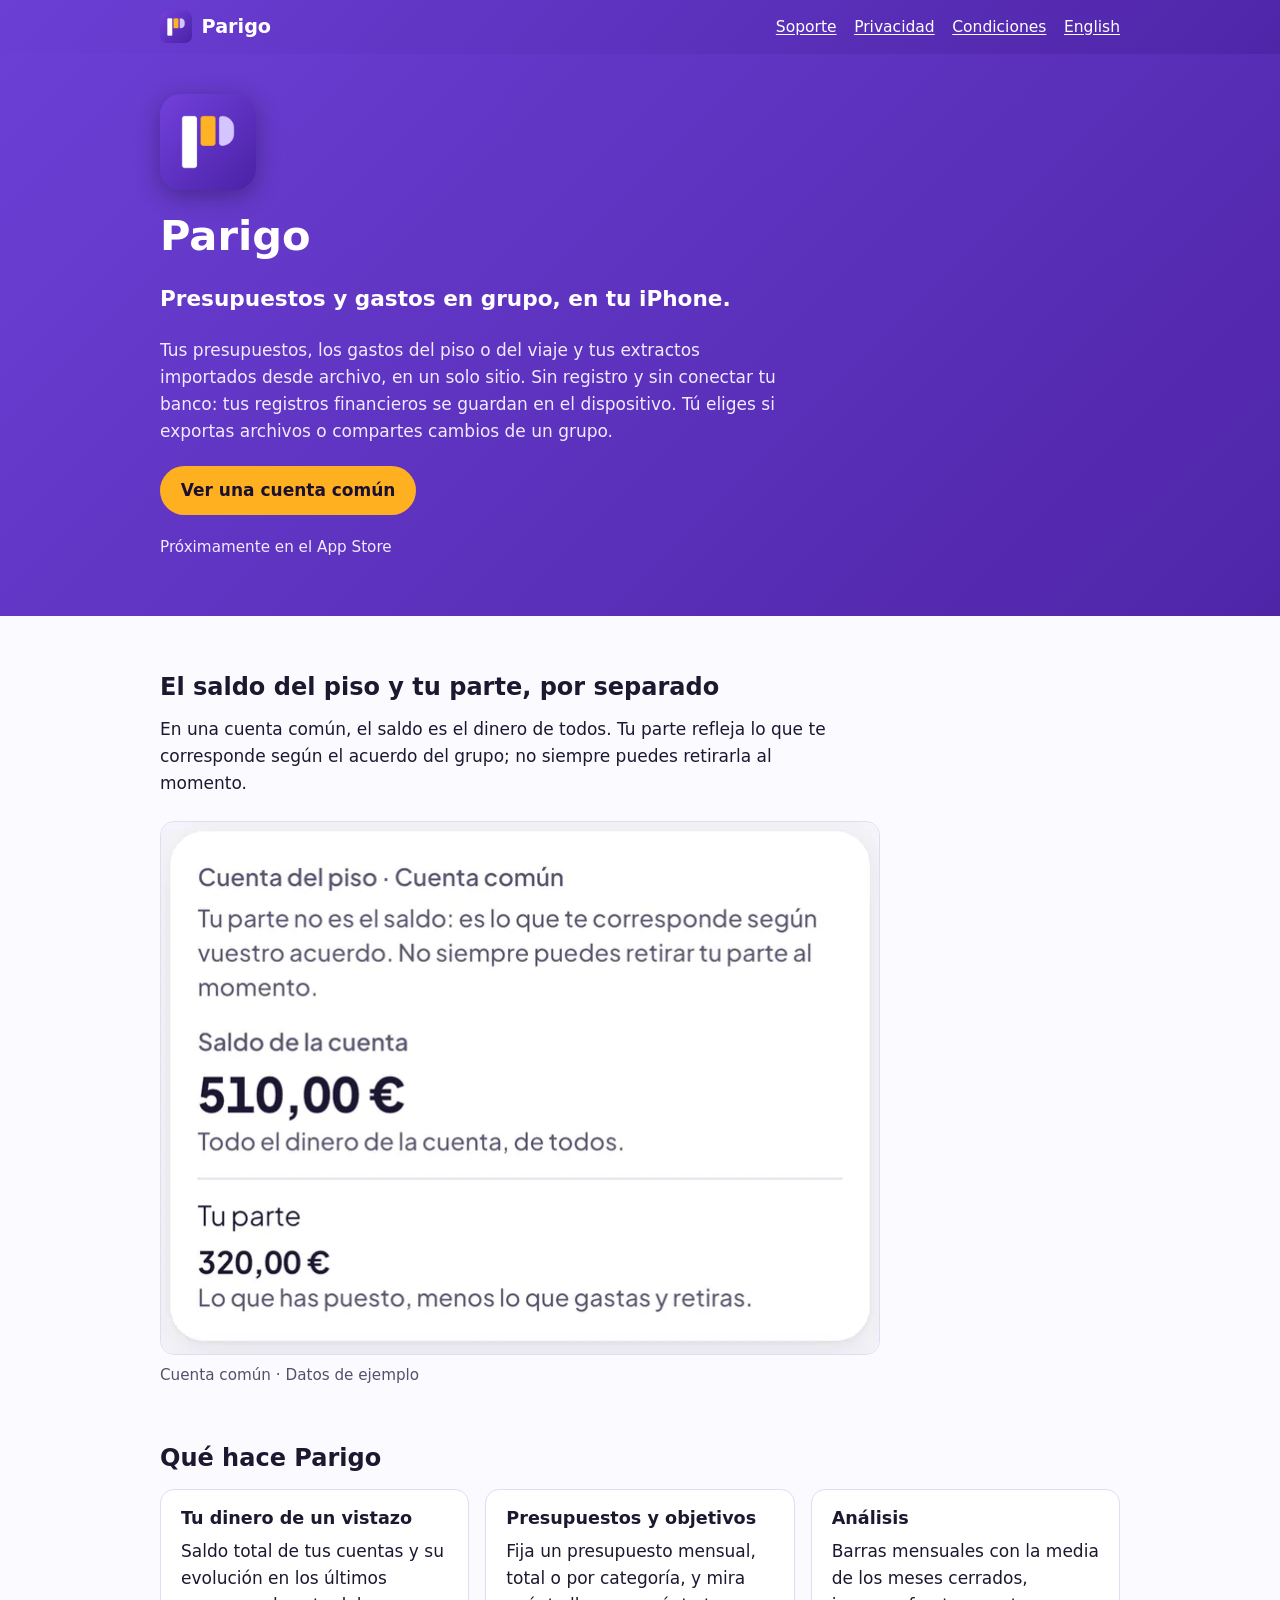
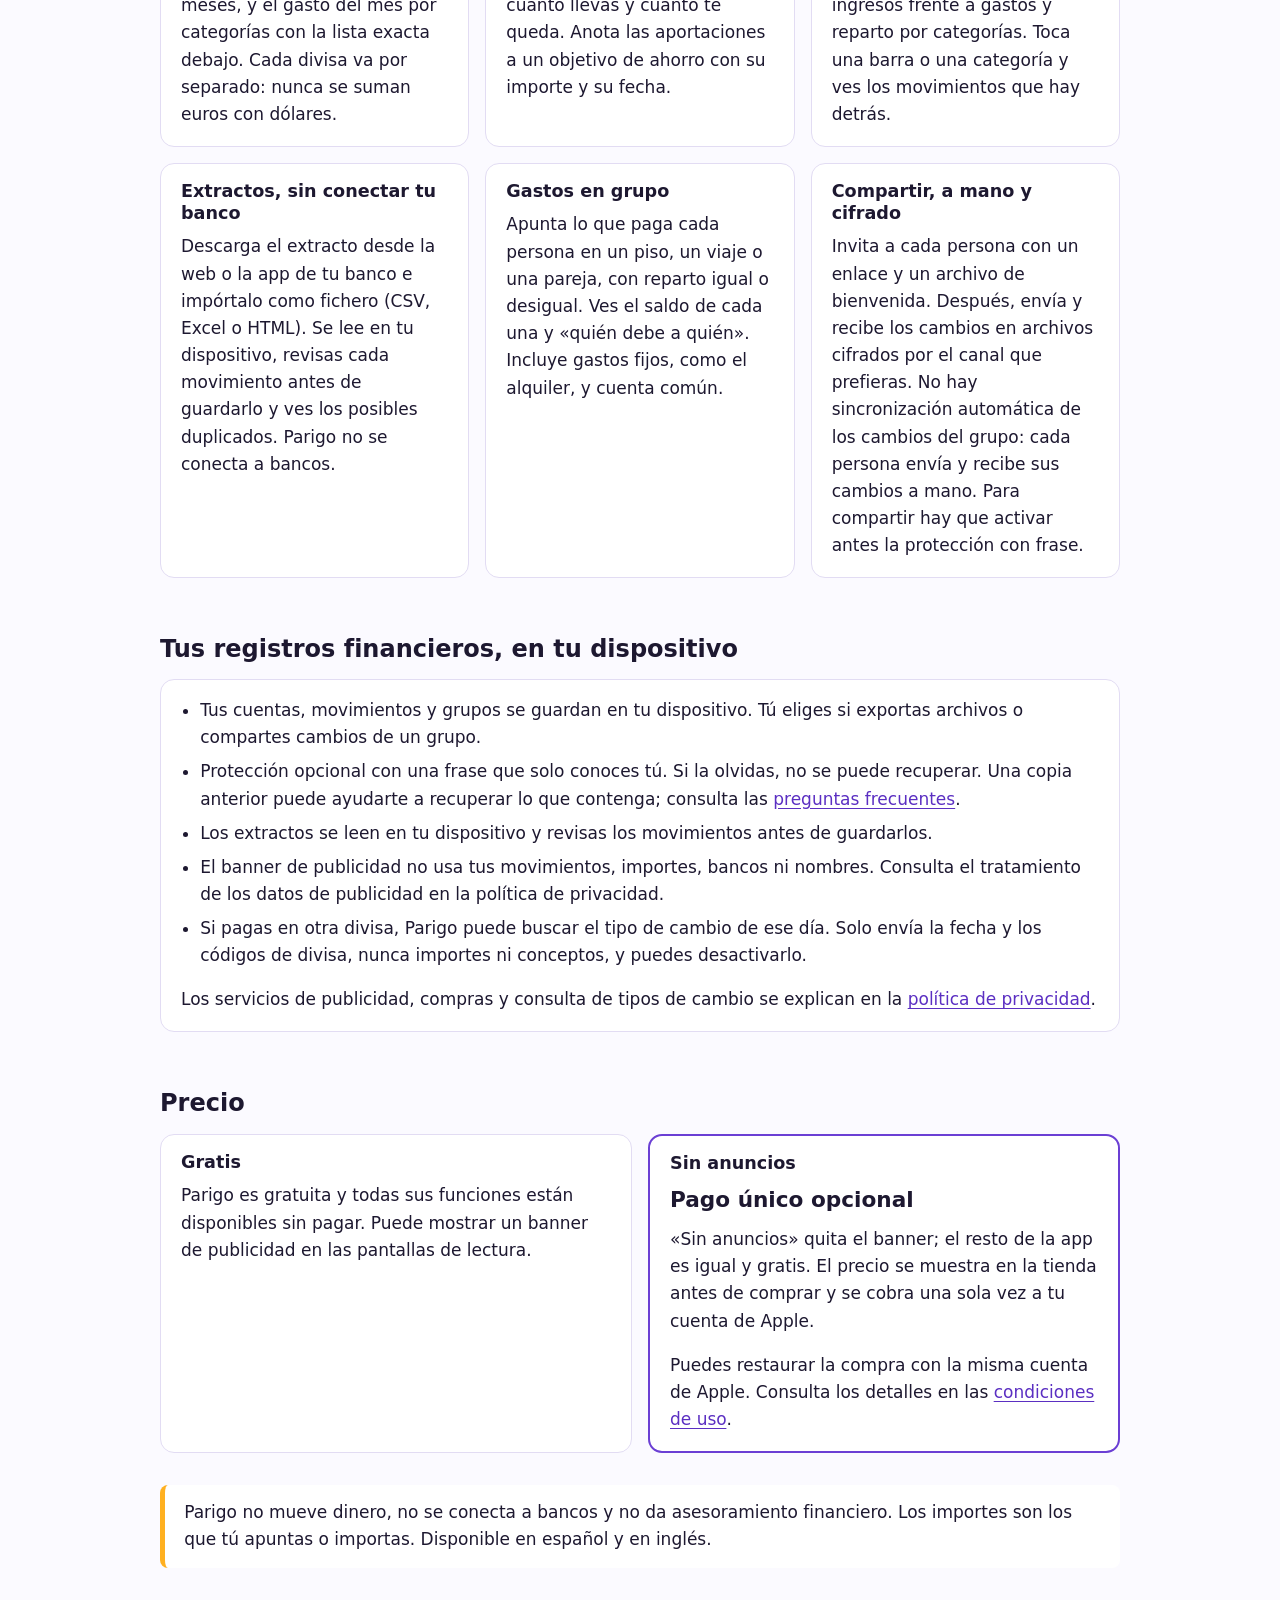
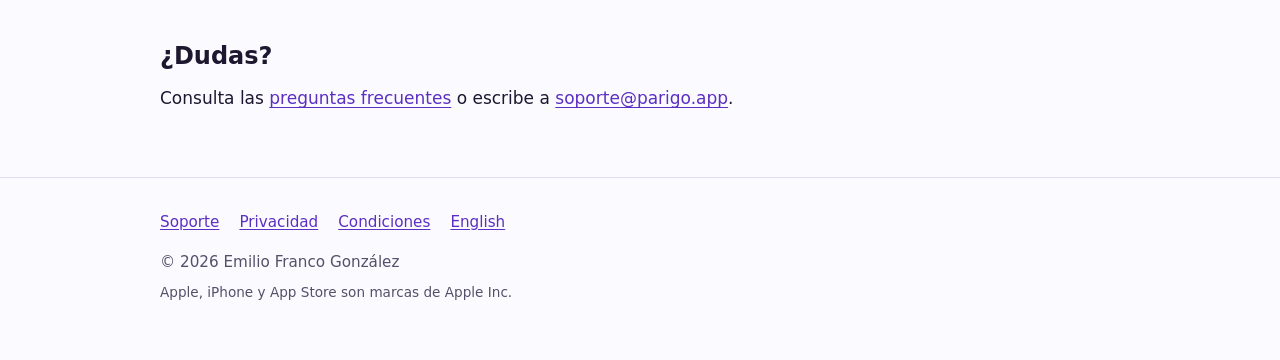
<file: index.html>
<!doctype html>
<html lang="es">
<head>
<meta charset="utf-8">
<meta name="viewport" content="width=device-width, initial-scale=1">
<title>Parigo: presupuestos y gastos en grupo para iPhone</title>
<meta name="description" content="Presupuestos, gastos del piso e importación de extractos desde archivo en tu iPhone. Parigo es gratis, con compra única opcional para quitar el banner.">
<meta name="color-scheme" content="light dark">
<meta name="theme-color" content="#4F25A8">
<link rel="alternate" hreflang="es" href="https://parigo.app/"><link rel="alternate" hreflang="en" href="https://parigo.app/en/"><link rel="alternate" hreflang="x-default" href="https://parigo.app/">
<link rel="canonical" href="https://parigo.app/">
<meta property="og:type" content="website">
<meta property="og:site_name" content="Parigo">
<meta property="og:title" content="Parigo: presupuestos y gastos en grupo para iPhone">
<meta property="og:description" content="Presupuestos, gastos del piso e importación de extractos desde archivo en tu iPhone. Parigo es gratis, con compra única opcional para quitar el banner.">
<meta property="og:url" content="https://parigo.app/">
<meta property="og:image" content="https://parigo.app/media/parigo-es.jpg">
<meta property="og:image:alt" content="Parigo: saldo de la cuenta común y tu parte, con datos de ejemplo.">
<meta property="og:locale" content="es_ES">
<meta name="twitter:card" content="summary_large_image">
<link rel="icon" type="image/png" sizes="48x48" href="favicon.png">
<link rel="apple-touch-icon" href="apple-touch-icon.png">
<link rel="stylesheet" href="estilo.css">
</head>
<body class="pag-home">
<a class="saltar" href="#contenido">Saltar al contenido</a>

<header class="cabecera">
  <div class="envoltorio barra">
    <a class="marca" href="index.html"><img src="icon-512.png" width="32" height="32" alt=""><span>Parigo</span></a>
    <nav aria-label="Principal"><a href="soporte/index.html">Soporte</a><a href="privacidad/index.html">Privacidad</a><a href="condiciones/index.html">Condiciones</a><a href="en/index.html" lang="en" hreflang="en">English</a></nav>
  </div>
</header>
<main id="contenido">
<section class="hero">
  <div class="envoltorio">
    <img class="icono" src="icon-512.png" width="96" height="96" alt="Icono de Parigo">
    <h1>Parigo</h1>
    <p class="lema">Presupuestos y gastos en grupo, en tu iPhone.</p>
    <p class="lede">Tus presupuestos, los gastos del piso o del viaje y tus extractos importados desde archivo, en un solo sitio. Sin registro y sin conectar tu banco: tus registros financieros se guardan en el dispositivo. Tú eliges si exportas archivos o compartes cambios de un grupo.</p>
    <a class="boton" href="#cuenta-comun">Ver una cuenta común</a><p class="proximamente">Próximamente en el App Store</p>
  </div>
</section>

<section class="seccion demo" aria-labelledby="cuenta-comun"><div class="envoltorio"><h2 id="cuenta-comun">El saldo del piso y tu parte, por separado</h2><p>En una cuenta común, el saldo es el dinero de todos. Tu parte refleja lo que te corresponde según el acuerdo del grupo; no siempre puedes retirarla al momento.</p><figure><img src="media/cuenta-comun-es.webp" width="720" height="533" alt="Cuenta común: saldo de la cuenta de 510,00 € y tu parte de 320,00 €, con la explicación de cada cifra." decoding="async"><figcaption>Cuenta común · Datos de ejemplo</figcaption></figure></div></section>

<section class="seccion" aria-labelledby="que-hace">
  <div class="envoltorio">
    <h2 id="que-hace">Qué hace Parigo</h2>
    <div class="rejilla">
      <article class="tarjeta">
        <h3>Tu dinero de un vistazo</h3>
        <p>Saldo total de tus cuentas y su evolución en los últimos meses, y el gasto del mes por categorías con la lista exacta debajo. Cada divisa va por separado: nunca se suman euros con dólares.</p>
      </article>
      <article class="tarjeta">
        <h3>Presupuestos y objetivos</h3>
        <p>Fija un presupuesto mensual, total o por categoría, y mira cuánto llevas y cuánto te queda. Anota las aportaciones a un objetivo de ahorro con su importe y su fecha.</p>
      </article>
      <article class="tarjeta">
        <h3>Análisis</h3>
        <p>Barras mensuales con la media de los meses cerrados, ingresos frente a gastos y reparto por categorías. Toca una barra o una categoría y ves los movimientos que hay detrás.</p>
      </article>
      <article class="tarjeta">
        <h3>Extractos, sin conectar tu banco</h3>
        <p>Descarga el extracto desde la web o la app de tu banco e impórtalo como fichero (CSV, Excel o HTML). Se lee en tu dispositivo, revisas cada movimiento antes de guardarlo y ves los posibles duplicados. Parigo no se conecta a bancos.</p>
      </article>
      <article class="tarjeta">
        <h3>Gastos en grupo</h3>
        <p>Apunta lo que paga cada persona en un piso, un viaje o una pareja, con reparto igual o desigual. Ves el saldo de cada una y «quién debe a quién». Incluye gastos fijos, como el alquiler, y cuenta común.</p>
      </article>
      <article class="tarjeta">
        <h3>Compartir, a mano y cifrado</h3>
        <p>Invita a cada persona con un enlace y un archivo de bienvenida. Después, envía y recibe los cambios en archivos cifrados por el canal que prefieras. No hay sincronización automática de los cambios del grupo: cada persona envía y recibe sus cambios a mano. Para compartir hay que activar antes la protección con frase.</p>
      </article>
    </div>
  </div>
</section>



<section class="seccion" aria-labelledby="privacidad">
  <div class="envoltorio">
    <h2 id="privacidad">Tus registros financieros, en tu dispositivo</h2>
    <div class="tarjeta">
      <ul>
        <li>Tus cuentas, movimientos y grupos se guardan en tu dispositivo. Tú eliges si exportas archivos o compartes cambios de un grupo.</li>
        <li>Protección opcional con una frase que solo conoces tú. Si la olvidas, no se puede recuperar. Una copia anterior puede ayudarte a recuperar lo que contenga; consulta las <a href="soporte/index.html">preguntas frecuentes</a>.</li>
        <li>Los extractos se leen en tu dispositivo y revisas los movimientos antes de guardarlos.</li>
        <li>El banner de publicidad no usa tus movimientos, importes, bancos ni nombres. Consulta el tratamiento de los datos de publicidad en la política de privacidad.</li>
        <li>Si pagas en otra divisa, Parigo puede buscar el tipo de cambio de ese día. Solo envía la fecha y los códigos de divisa, nunca importes ni conceptos, y puedes desactivarlo.</li>
      </ul>
      <p>Los servicios de publicidad, compras y consulta de tipos de cambio se explican en la <a href="privacidad/index.html">política de privacidad</a>.</p>
    </div>
  </div>
</section>

<section class="seccion" aria-labelledby="precio">
  <div class="envoltorio">
    <h2 id="precio">Precio</h2>
    <div class="rejilla">
      <article class="tarjeta">
        <h3>Gratis</h3>
        <p>Parigo es gratuita y todas sus funciones están disponibles sin pagar. Puede mostrar un banner de publicidad en las pantallas de lectura.</p>
      </article>
      <article class="tarjeta destacada">
        <h3>Sin anuncios</h3>
        <p class="precio">Pago único opcional</p>
        <p>«Sin anuncios» quita el banner; el resto de la app es igual y gratis. El precio se muestra en la tienda antes de comprar y se cobra una sola vez a tu cuenta de Apple.</p>
        <p>Puedes restaurar la compra con la misma cuenta de Apple. Consulta los detalles en las <a href="condiciones/index.html">condiciones de uso</a>.</p>
      </article>
    </div>
    <p class="aviso">Parigo no mueve dinero, no se conecta a bancos y no da asesoramiento financiero. Los importes son los que tú apuntas o importas. Disponible en español y en inglés.</p>
  </div>
</section>

<section class="seccion" aria-labelledby="ayuda">
  <div class="envoltorio">
    <h2 id="ayuda">¿Dudas?</h2>
    <p>Consulta las <a href="soporte/index.html">preguntas frecuentes</a> o escribe a <a href="mailto:soporte@parigo.app">soporte@parigo.app</a>.</p>
  </div>
</section>

</main>
<footer class="pie">
  <div class="envoltorio">
    <nav aria-label="Pie"><a href="soporte/index.html">Soporte</a><a href="privacidad/index.html">Privacidad</a><a href="condiciones/index.html">Condiciones</a><a href="en/index.html" lang="en" hreflang="en">English</a></nav>
    <p>© 2026 Emilio Franco González</p>
    <p class="menor">Apple, iPhone y App Store son marcas de Apple Inc.</p>
  </div>
</footer>
</body>
</html>
</file>
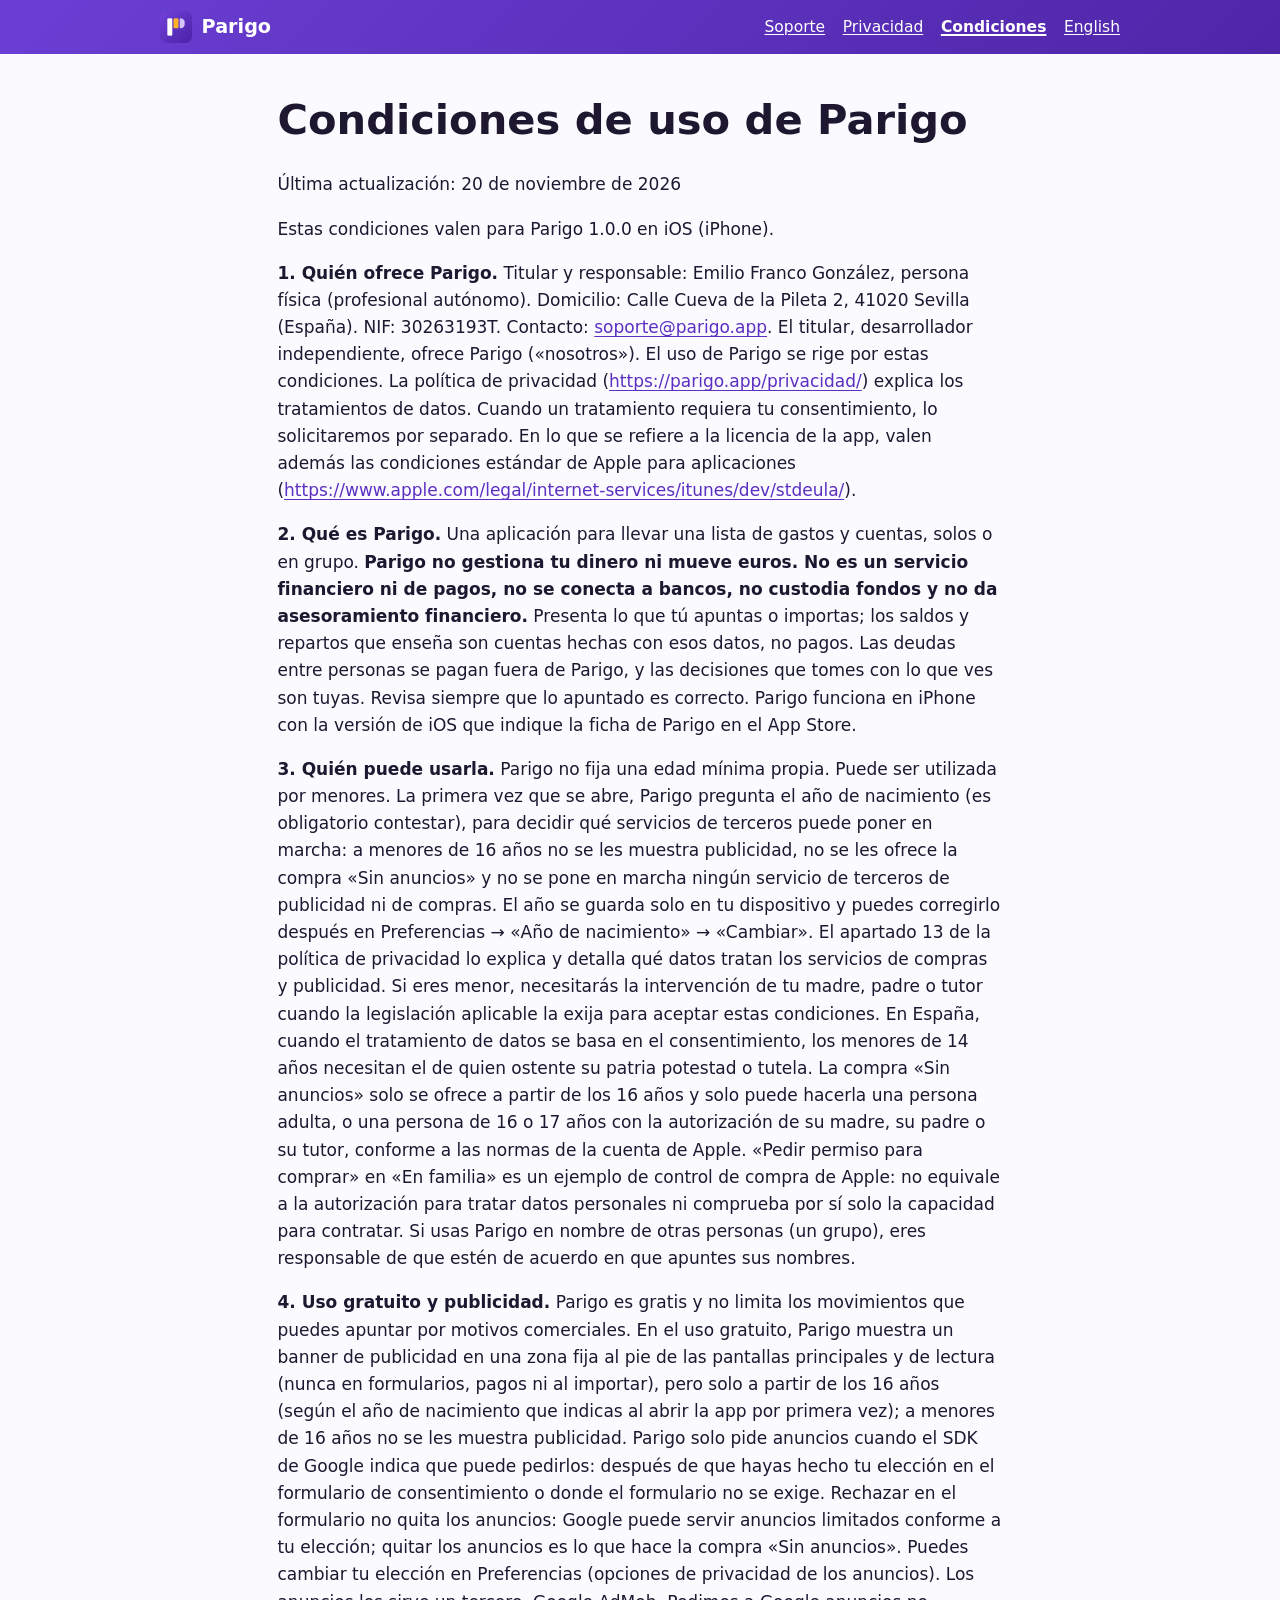
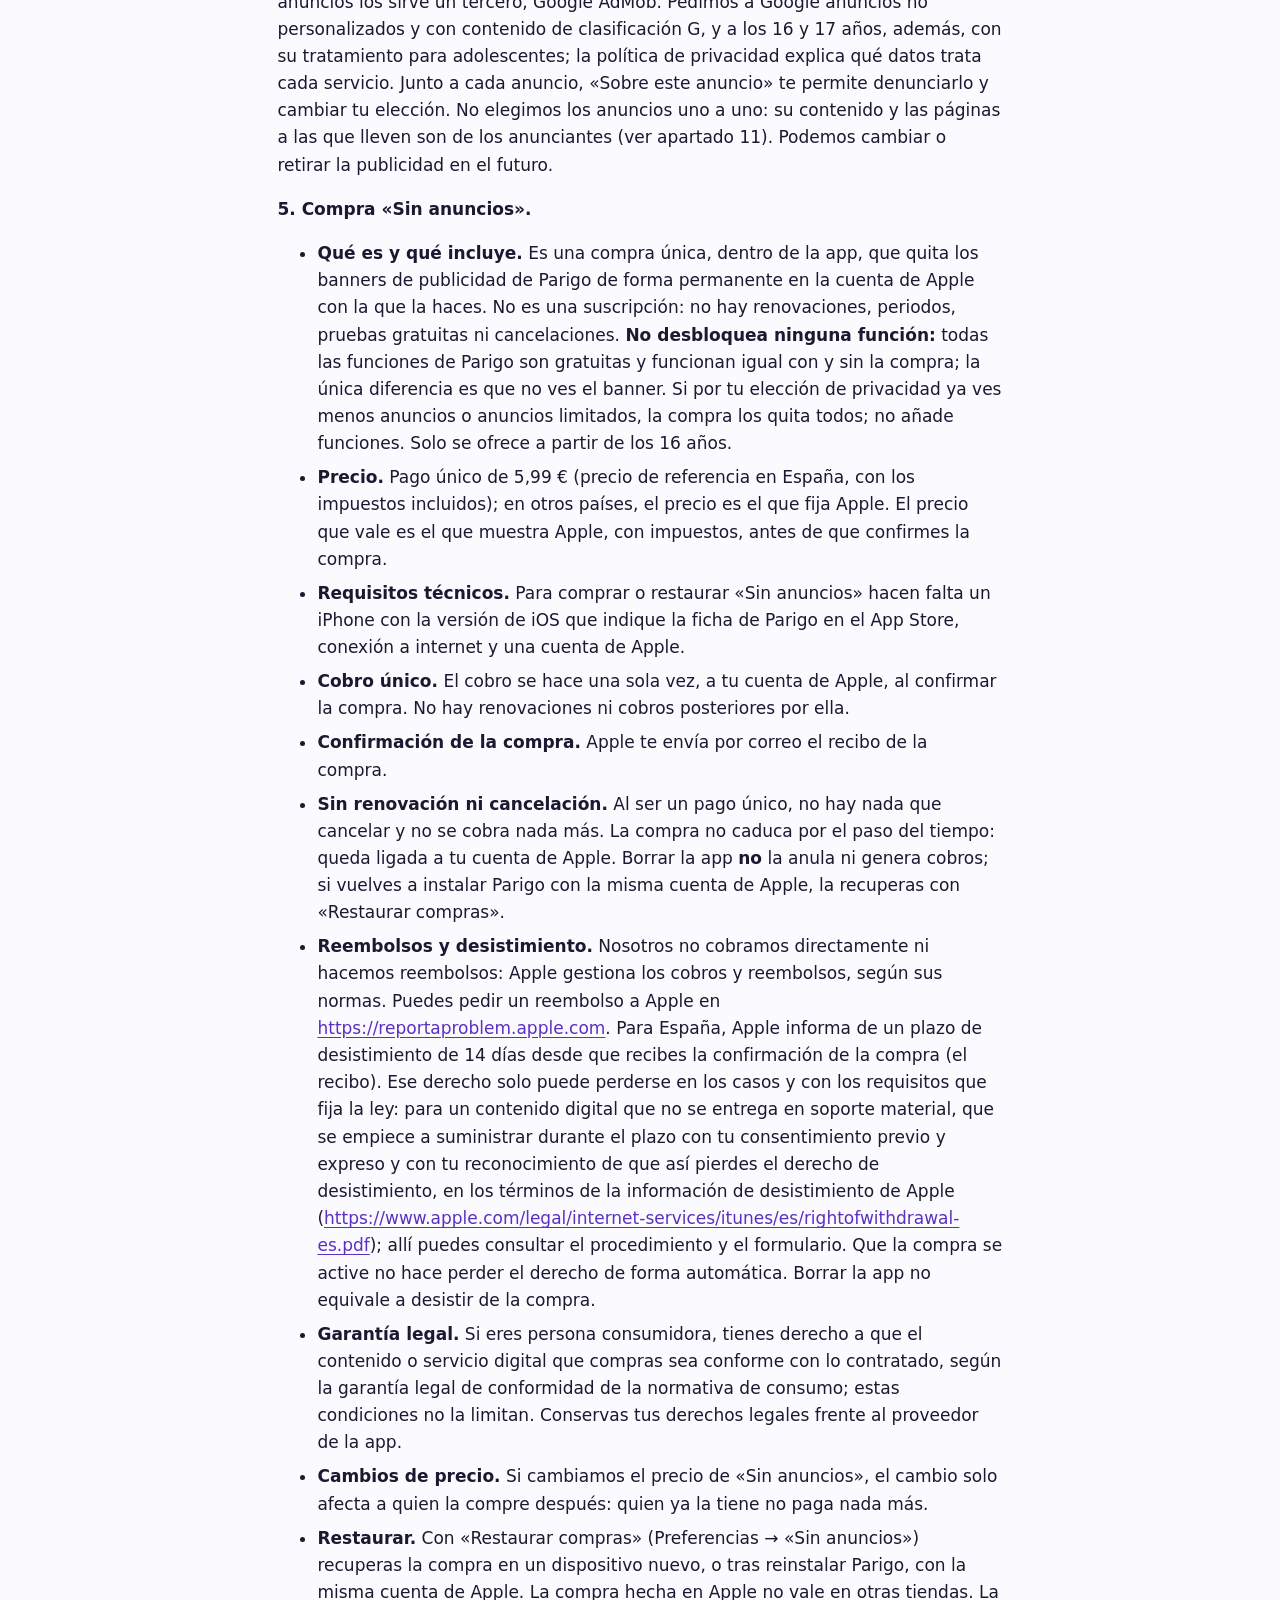
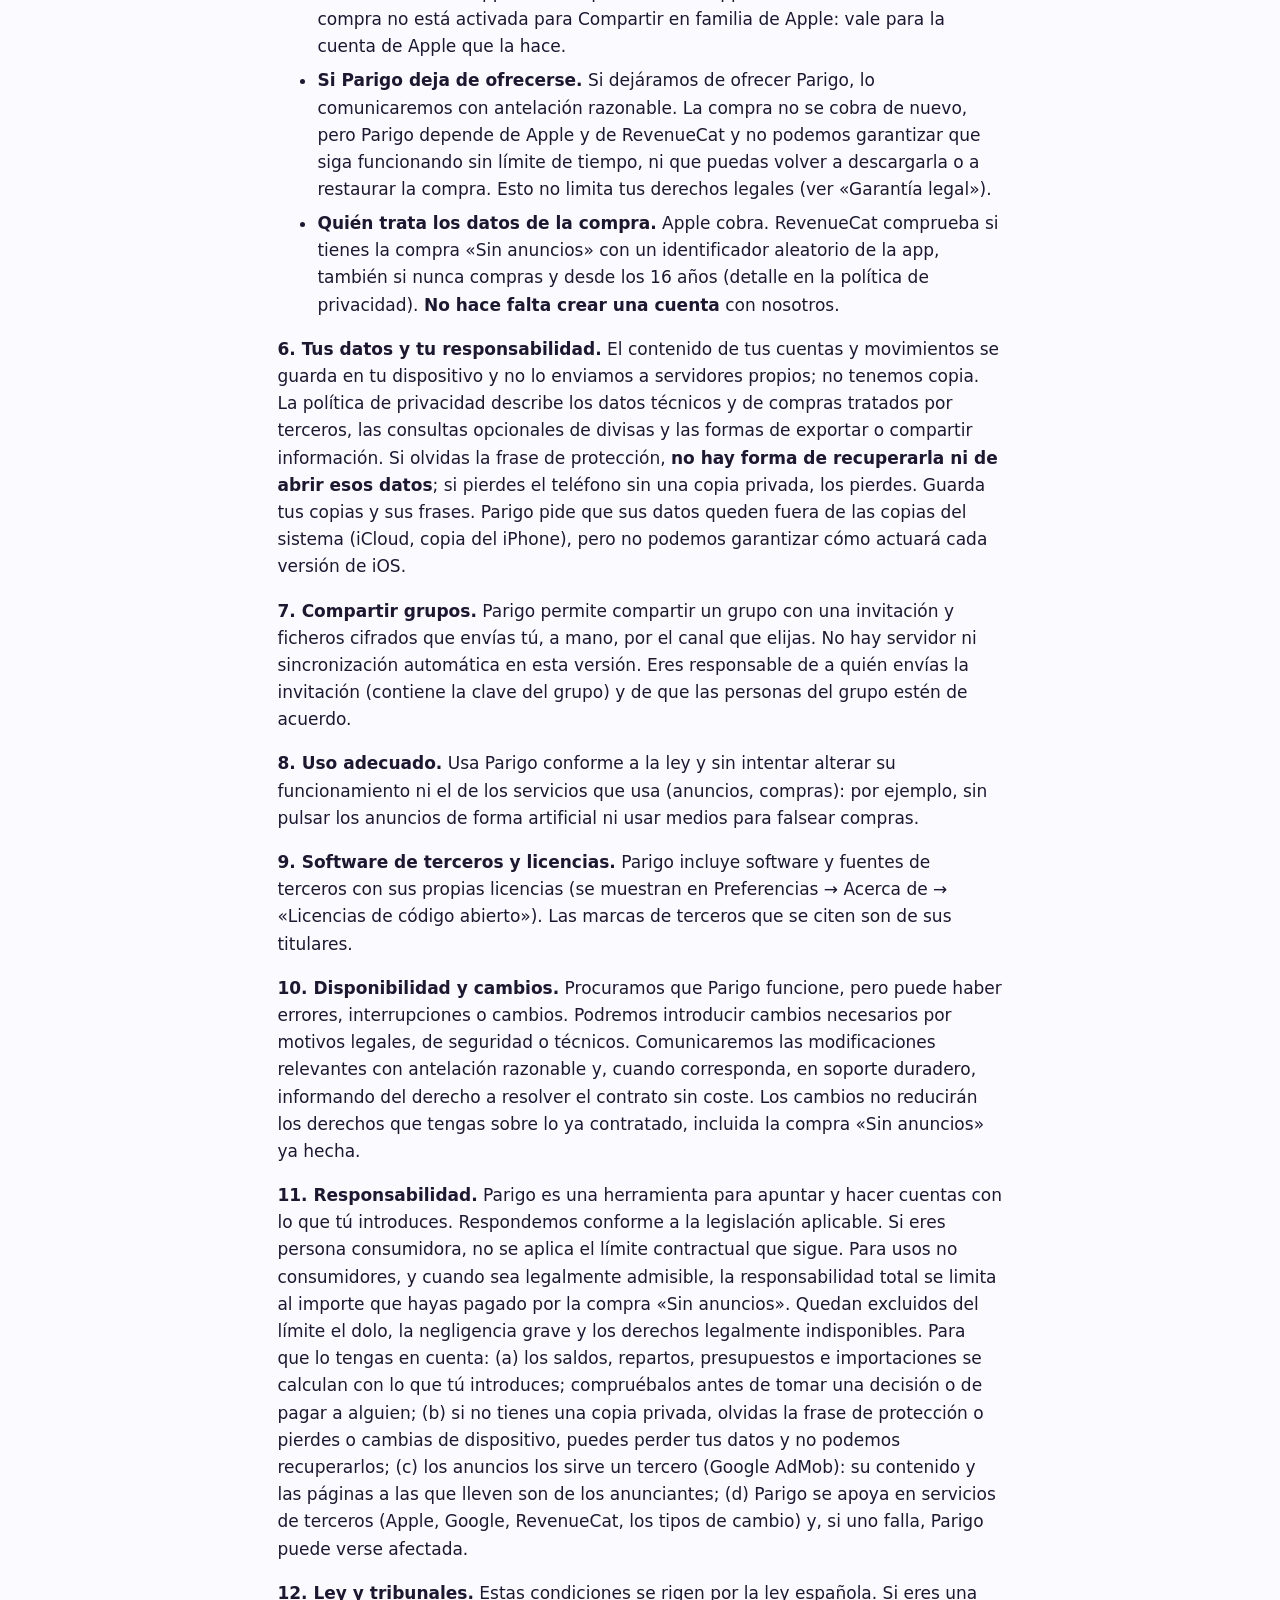
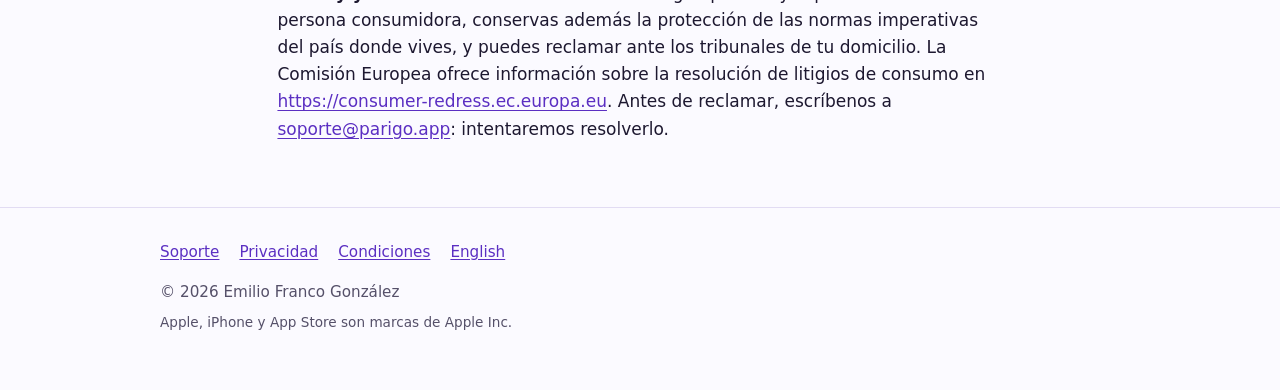
<file: condiciones/index.html>
<!doctype html>
<html lang="es">
<head>
<meta charset="utf-8">
<meta name="viewport" content="width=device-width, initial-scale=1">
<title>Condiciones de uso de Parigo</title>
<meta name="description" content="Condiciones de uso de Parigo para iOS y de la compra «Sin anuncios».">
<meta name="color-scheme" content="light dark">
<meta name="theme-color" content="#4F25A8">
<link rel="alternate" hreflang="es" href="https://parigo.app/condiciones/"><link rel="alternate" hreflang="en" href="https://parigo.app/en/terms/"><link rel="alternate" hreflang="x-default" href="https://parigo.app/condiciones/">
<link rel="canonical" href="https://parigo.app/condiciones/">
<meta property="og:type" content="website">
<meta property="og:site_name" content="Parigo">
<meta property="og:title" content="Condiciones de uso de Parigo">
<meta property="og:description" content="Condiciones de uso de Parigo para iOS y de la compra «Sin anuncios».">
<meta property="og:url" content="https://parigo.app/condiciones/">
<meta property="og:image" content="https://parigo.app/icon-512.png">
<meta property="og:image:alt" content="Icono de Parigo">
<meta property="og:locale" content="es_ES">
<meta name="twitter:card" content="summary">
<link rel="icon" type="image/png" sizes="48x48" href="../favicon.png">
<link rel="apple-touch-icon" href="../apple-touch-icon.png">
<link rel="stylesheet" href="../estilo.css">
</head>
<body class="pag-terms">
<a class="saltar" href="#contenido">Saltar al contenido</a>

<header class="cabecera">
  <div class="envoltorio barra">
    <a class="marca" href="../index.html"><img src="../icon-512.png" width="32" height="32" alt=""><span>Parigo</span></a>
    <nav aria-label="Principal"><a href="../soporte/index.html">Soporte</a><a href="../privacidad/index.html">Privacidad</a><a href="../condiciones/index.html" aria-current="page">Condiciones</a><a href="../en/terms/index.html" lang="en" hreflang="en">English</a></nav>
  </div>
</header>
<main id="contenido">
<div class="envoltorio texto">
<h1 id="condiciones-de-uso-de-parigo">Condiciones de uso de Parigo</h1>
<p>Última actualización: 20 de noviembre de 2026</p>
<p>Estas condiciones valen para Parigo 1.0.0 en iOS (iPhone).</p>
<p><strong>1. Quién ofrece Parigo.</strong> Titular y responsable: Emilio Franco González, persona física (profesional autónomo).
Domicilio: Calle Cueva de la Pileta 2, 41020 Sevilla (España). NIF: 30263193T. Contacto: <a href="mailto:soporte@parigo.app">soporte@parigo.app</a>. El titular,
desarrollador independiente, ofrece Parigo («nosotros»). El uso de Parigo se rige por estas condiciones. La política de
privacidad (<a href="https://parigo.app/privacidad/">https://parigo.app/privacidad/</a>) explica los tratamientos de datos. Cuando un tratamiento
requiera tu consentimiento, lo solicitaremos por separado. En lo que se refiere a la licencia de la app, valen además
las condiciones estándar de Apple para aplicaciones (<a href="https://www.apple.com/legal/internet-services/itunes/dev/stdeula/">https://www.apple.com/legal/internet-services/itunes/dev/stdeula/</a>).</p>
<p><strong>2. Qué es Parigo.</strong> Una aplicación para llevar una lista de gastos y cuentas, solos o en grupo. <strong>Parigo no gestiona tu
dinero ni mueve euros. No es un servicio financiero ni de pagos, no se conecta a bancos, no custodia fondos y no da
asesoramiento financiero.</strong> Presenta lo que tú apuntas o importas; los saldos y repartos que enseña son cuentas hechas con
esos datos, no pagos. Las deudas entre personas se pagan fuera de Parigo, y las decisiones que tomes con lo que ves son
tuyas. Revisa siempre que lo apuntado es correcto. Parigo funciona en iPhone con la versión de iOS que indique la ficha
de Parigo en el App Store.</p>
<p><strong>3. Quién puede usarla.</strong> Parigo no fija una edad mínima propia. Puede ser utilizada por menores. La primera vez que se
abre, Parigo pregunta el año de nacimiento (es obligatorio contestar), para decidir qué servicios de terceros puede poner
en marcha: a menores de 16 años no se les muestra publicidad, no se les ofrece la compra «Sin anuncios» y no se pone en marcha
ningún servicio de terceros de publicidad ni de compras. El año se guarda solo en tu dispositivo y puedes corregirlo
después en Preferencias → «Año de nacimiento» → «Cambiar». El apartado 13 de la política de privacidad lo explica y
detalla qué datos tratan los servicios de compras y publicidad. Si eres menor, necesitarás la intervención de tu madre,
padre o tutor cuando la legislación aplicable la exija para aceptar estas condiciones. En España, cuando el tratamiento
de datos se basa en el consentimiento, los menores de 14 años necesitan el de quien ostente su patria potestad o tutela.
La compra «Sin anuncios» solo se ofrece a partir de los 16 años y solo puede hacerla una persona adulta, o una persona de 16 o 17
años con la autorización de su madre, su padre o su tutor, conforme a las normas de la cuenta de Apple. «Pedir permiso
para comprar» en «En familia» es un ejemplo de control de compra de Apple: no equivale a la autorización para tratar
datos personales ni comprueba por sí solo la capacidad para contratar. Si usas Parigo en nombre de otras personas (un
grupo), eres responsable de que estén de acuerdo en que apuntes sus nombres.</p>
<p><strong>4. Uso gratuito y publicidad.</strong> Parigo es gratis y no limita los movimientos que puedes apuntar por motivos
comerciales. En el uso gratuito, Parigo muestra un banner de publicidad en una zona fija al pie de las pantallas
principales y de lectura (nunca en formularios, pagos ni al importar), pero solo a partir de los 16 años (según el año de nacimiento que indicas al abrir la app por primera vez); a
menores de 16 años no se les muestra publicidad. Parigo solo pide anuncios cuando el SDK de Google indica que puede
pedirlos: después de que hayas hecho tu elección en el formulario de consentimiento o donde el formulario no se exige.
Rechazar en el formulario no quita los anuncios: Google puede servir anuncios limitados conforme a tu elección; quitar
los anuncios es lo que hace la compra «Sin anuncios». Puedes cambiar tu elección en Preferencias (opciones de privacidad de los
anuncios). Los anuncios los sirve un tercero, Google AdMob. Pedimos a Google anuncios no personalizados y con contenido de
clasificación G, y a los 16 y 17 años, además, con su tratamiento para adolescentes; la política de privacidad explica
qué datos trata cada servicio. Junto a cada anuncio, «Sobre este anuncio» te permite denunciarlo y cambiar tu elección.
No elegimos los anuncios uno a uno: su contenido y las páginas a las que lleven son de los anunciantes (ver apartado 11).
Podemos cambiar o retirar la publicidad en el futuro.</p>
<p><strong>5. Compra «Sin anuncios».</strong></p>
<ul>
<li><strong>Qué es y qué incluye.</strong> Es una compra única, dentro de la app, que quita los banners de publicidad de Parigo de
forma permanente en la cuenta de Apple con la que la haces. No es una suscripción: no hay renovaciones, periodos, pruebas
gratuitas ni cancelaciones. <strong>No desbloquea ninguna función:</strong> todas las funciones de Parigo son gratuitas y funcionan
igual con y sin la compra; la única diferencia es que no ves el banner. Si por tu elección de privacidad ya ves menos
anuncios o anuncios limitados, la compra los quita todos; no añade funciones. Solo se ofrece a partir de los 16 años.</li>
<li><strong>Precio.</strong> Pago único de 5,99 € (precio de referencia en España, con los impuestos incluidos); en otros países, el
precio es el que fija Apple. El precio que vale es el que muestra Apple, con impuestos, antes de que confirmes la compra.</li>
<li><strong>Requisitos técnicos.</strong> Para comprar o restaurar «Sin anuncios» hacen falta un iPhone con la versión de iOS que indique
la ficha de Parigo en el App Store, conexión a internet y una cuenta de Apple.</li>
<li><strong>Cobro único.</strong> El cobro se hace una sola vez, a tu cuenta de Apple, al confirmar la compra. No hay renovaciones ni
cobros posteriores por ella.</li>
<li><strong>Confirmación de la compra.</strong> Apple te envía por correo el recibo de la compra.</li>
<li><strong>Sin renovación ni cancelación.</strong> Al ser un pago único, no hay nada que cancelar y no se cobra nada más. La compra no
caduca por el paso del tiempo: queda ligada a tu cuenta de Apple. Borrar la app <strong>no</strong> la anula ni genera cobros; si
vuelves a instalar Parigo con la misma cuenta de Apple, la recuperas con «Restaurar compras».</li>
<li><strong>Reembolsos y desistimiento.</strong> Nosotros no cobramos directamente ni hacemos reembolsos: Apple gestiona los cobros y
reembolsos, según sus normas. Puedes pedir un reembolso a Apple en <a href="https://reportaproblem.apple.com">https://reportaproblem.apple.com</a>. Para España, Apple
informa de un plazo de desistimiento de 14 días desde que recibes la confirmación de la compra (el recibo). Ese derecho
solo puede perderse en los casos y con los requisitos que fija la ley: para un contenido digital que no se entrega en
soporte material, que se empiece a suministrar durante el plazo con tu consentimiento previo y expreso y con tu
reconocimiento de que así pierdes el derecho de desistimiento, en los términos de la información de desistimiento de
Apple (<a href="https://www.apple.com/legal/internet-services/itunes/es/rightofwithdrawal-es.pdf">https://www.apple.com/legal/internet-services/itunes/es/rightofwithdrawal-es.pdf</a>); allí puedes consultar el
procedimiento y el formulario. Que la compra se active no hace perder el derecho de forma automática. Borrar la app no
equivale a desistir de la compra.</li>
<li><strong>Garantía legal.</strong> Si eres persona consumidora, tienes derecho a que el contenido o servicio digital que compras sea
conforme con lo contratado, según la garantía legal de conformidad de la normativa de consumo; estas condiciones no la
limitan. Conservas tus derechos legales frente al proveedor de la app.</li>
<li><strong>Cambios de precio.</strong> Si cambiamos el precio de «Sin anuncios», el cambio solo afecta a quien la compre después: quien
ya la tiene no paga nada más.</li>
<li><strong>Restaurar.</strong> Con «Restaurar compras» (Preferencias → «Sin anuncios») recuperas la compra en un dispositivo nuevo, o
tras reinstalar Parigo, con la misma cuenta de Apple. La compra hecha en Apple no vale en otras tiendas. La compra no
está activada para Compartir en familia de Apple: vale para la cuenta de Apple que la hace.</li>
<li><strong>Si Parigo deja de ofrecerse.</strong> Si dejáramos de ofrecer Parigo, lo comunicaremos con antelación razonable. La compra no
se cobra de nuevo, pero Parigo depende de Apple y de RevenueCat y no podemos garantizar que siga funcionando sin límite
de tiempo, ni que puedas volver a descargarla o a restaurar la compra. Esto no limita tus derechos legales (ver
«Garantía legal»).</li>
<li><strong>Quién trata los datos de la compra.</strong> Apple cobra. RevenueCat comprueba si tienes la compra «Sin anuncios» con un
identificador aleatorio de la app, también si nunca compras y desde los 16 años (detalle en la política de privacidad).
<strong>No hace falta crear una cuenta</strong> con nosotros.</li>
</ul>
<p><strong>6. Tus datos y tu responsabilidad.</strong> El contenido de tus cuentas y movimientos se guarda en tu dispositivo y no lo
enviamos a servidores propios; no tenemos copia. La política de privacidad describe los datos técnicos y de compras
tratados por terceros, las consultas opcionales de divisas y las formas de exportar o compartir información. Si olvidas la
frase de protección, <strong>no hay forma de recuperarla ni de abrir esos datos</strong>; si pierdes el teléfono sin una copia privada, los
pierdes. Guarda tus copias y sus frases. Parigo pide que sus datos queden fuera de las copias del sistema (iCloud, copia
del iPhone), pero no podemos garantizar cómo actuará cada versión de iOS.</p>
<p><strong>7. Compartir grupos.</strong> Parigo permite compartir un grupo con una invitación y ficheros cifrados que envías tú, a mano,
por el canal que elijas. No hay servidor ni sincronización automática en esta versión. Eres responsable de a quién envías
la invitación (contiene la clave del grupo) y de que las personas del grupo estén de acuerdo.</p>
<p><strong>8. Uso adecuado.</strong> Usa Parigo conforme a la ley y sin intentar alterar su funcionamiento ni el de los servicios que usa
(anuncios, compras): por ejemplo, sin pulsar los anuncios de forma artificial ni usar medios para falsear compras.</p>
<p><strong>9. Software de terceros y licencias.</strong> Parigo incluye software y fuentes de terceros con sus propias licencias (se
muestran en Preferencias → Acerca de → «Licencias de código abierto»). Las marcas de terceros que se citen son de sus
titulares.</p>
<p><strong>10. Disponibilidad y cambios.</strong> Procuramos que Parigo funcione, pero puede haber errores, interrupciones o cambios.
Podremos introducir cambios necesarios por motivos legales, de seguridad o técnicos. Comunicaremos las modificaciones
relevantes con antelación razonable y, cuando corresponda, en soporte duradero, informando del derecho a resolver el
contrato sin coste. Los cambios no reducirán los derechos que tengas sobre lo ya contratado, incluida la compra «Sin
anuncios» ya hecha.</p>
<p><strong>11. Responsabilidad.</strong> Parigo es una herramienta para apuntar y hacer cuentas con lo que tú introduces. Respondemos
conforme a la legislación aplicable. Si eres persona consumidora, no se aplica el límite contractual que sigue. Para
usos no consumidores, y cuando sea legalmente admisible, la responsabilidad total se limita al importe que hayas pagado
por la compra «Sin anuncios». Quedan excluidos del límite el dolo, la negligencia grave y los derechos legalmente indisponibles. Para que
lo tengas en cuenta: (a) los saldos, repartos, presupuestos e importaciones se calculan con lo que tú introduces;
compruébalos antes de tomar una decisión o de pagar a alguien; (b) si no tienes una copia privada, olvidas la frase de
protección o pierdes o cambias de dispositivo, puedes perder tus datos y no podemos recuperarlos; (c) los anuncios los
sirve un tercero (Google AdMob): su contenido y las páginas a las que lleven son de los anunciantes; (d) Parigo se apoya
en servicios de terceros (Apple, Google, RevenueCat, los tipos de cambio) y, si uno falla, Parigo puede verse afectada.</p>
<p><strong>12. Ley y tribunales.</strong> Estas condiciones se rigen por la ley española. Si eres una persona consumidora, conservas
además la protección de las normas imperativas del país donde vives, y puedes reclamar ante los tribunales de tu
domicilio. La Comisión Europea ofrece información sobre la resolución de litigios de consumo en
<a href="https://consumer-redress.ec.europa.eu">https://consumer-redress.ec.europa.eu</a>. Antes de reclamar, escríbenos a <a href="mailto:soporte@parigo.app">soporte@parigo.app</a>: intentaremos resolverlo.</p>
</div>
</main>
<footer class="pie">
  <div class="envoltorio">
    <nav aria-label="Pie"><a href="../soporte/index.html">Soporte</a><a href="../privacidad/index.html">Privacidad</a><a href="../condiciones/index.html">Condiciones</a><a href="../en/terms/index.html" lang="en" hreflang="en">English</a></nav>
    <p>© 2026 Emilio Franco González</p>
    <p class="menor">Apple, iPhone y App Store son marcas de Apple Inc.</p>
  </div>
</footer>
</body>
</html>
</file>
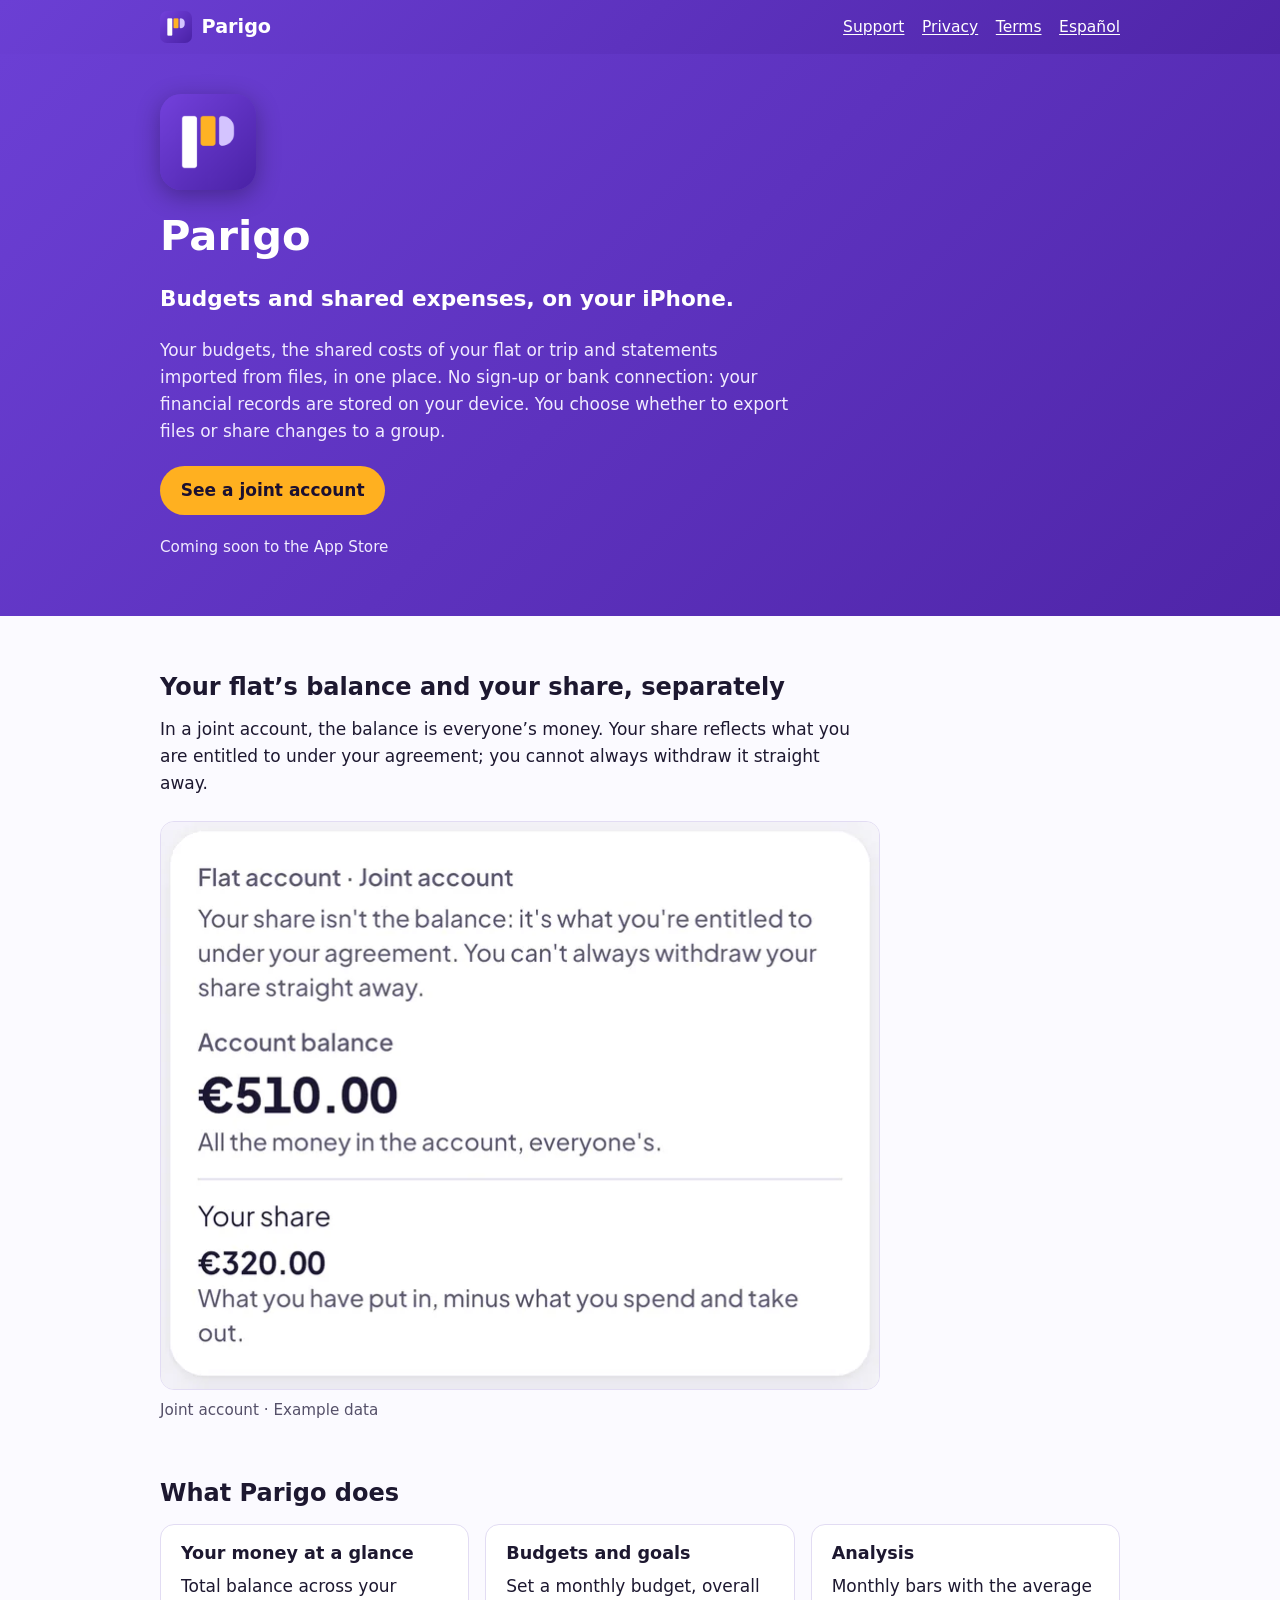
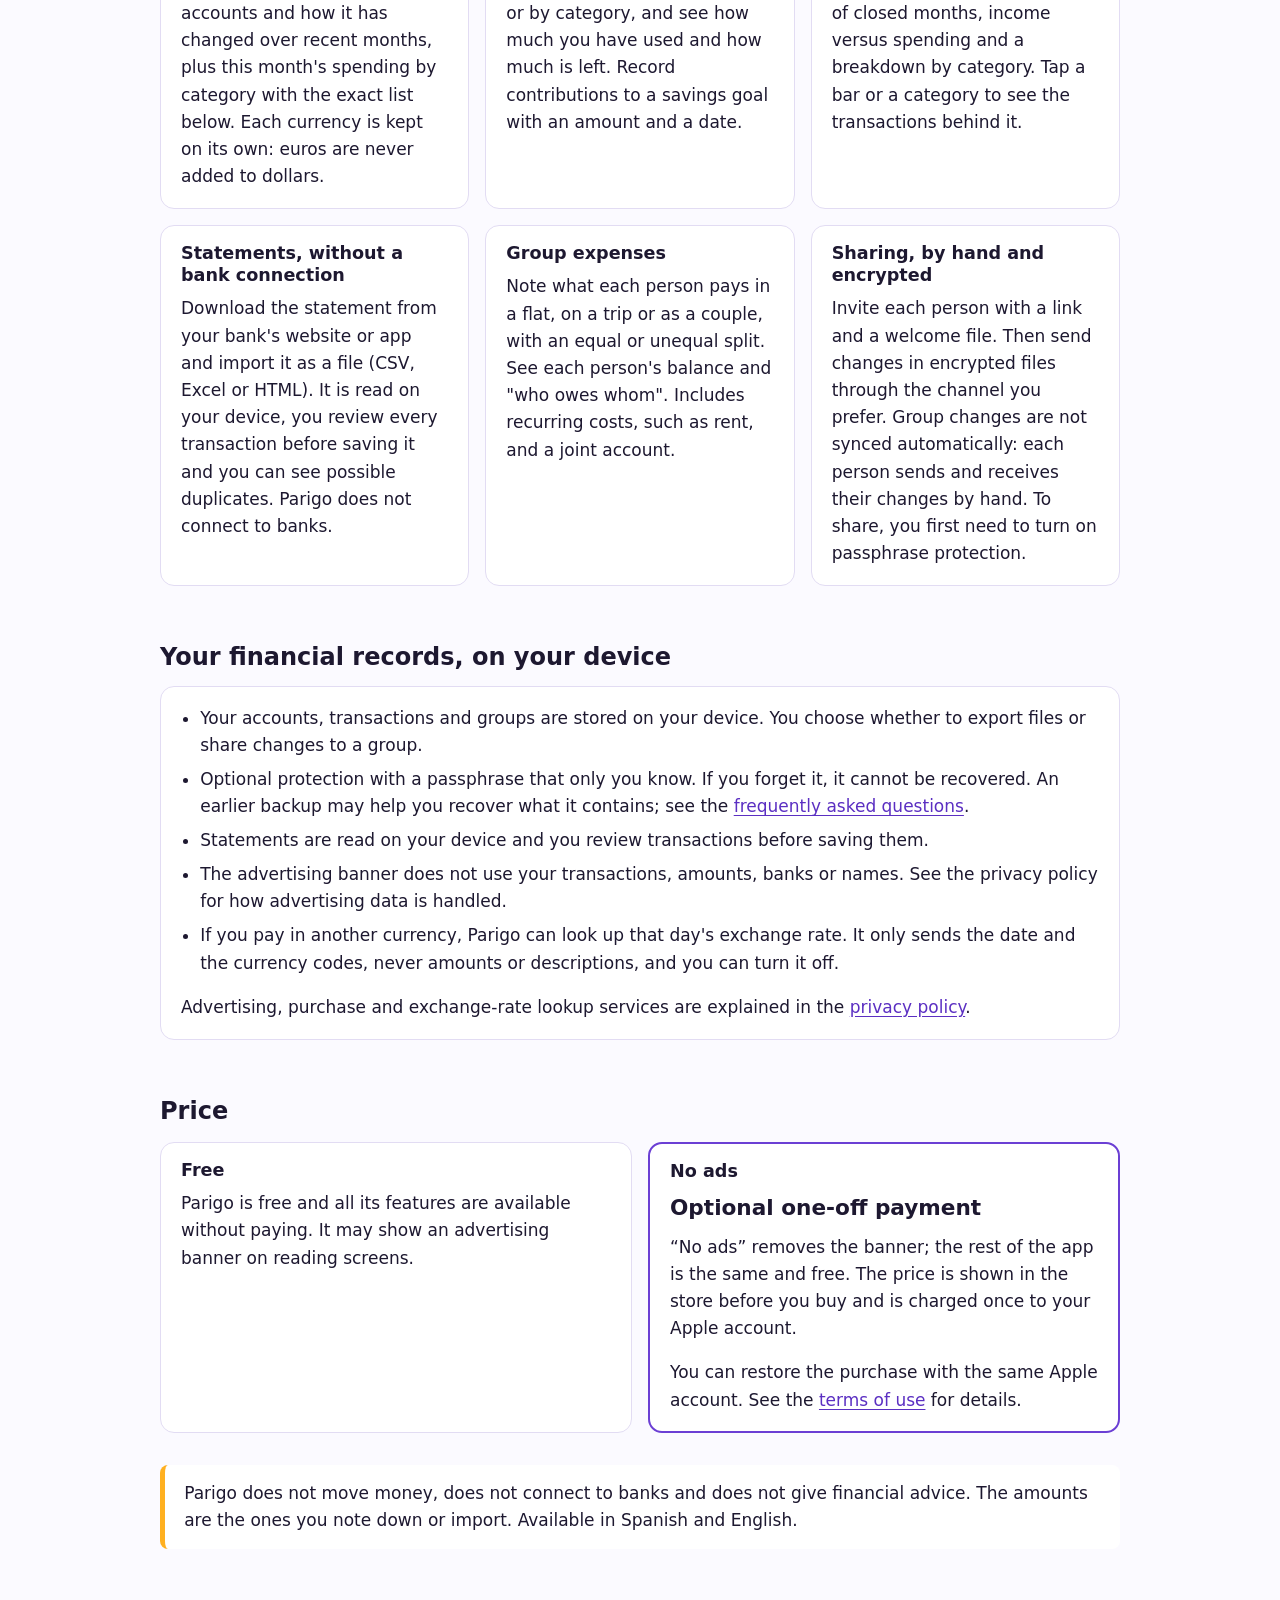
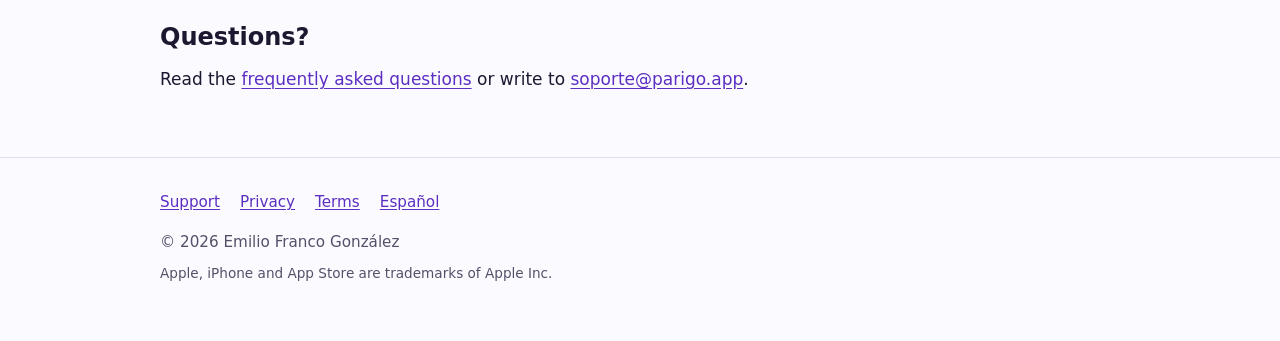
<file: en/index.html>
<!doctype html>
<html lang="en">
<head>
<meta charset="utf-8">
<meta name="viewport" content="width=device-width, initial-scale=1">
<title>Parigo: budgets and shared expenses for iPhone</title>
<meta name="description" content="Budgets, shared flat expenses and statement imports from files on your iPhone. Parigo is free, with an optional one-off purchase to remove the banner.">
<meta name="color-scheme" content="light dark">
<meta name="theme-color" content="#4F25A8">
<link rel="alternate" hreflang="es" href="https://parigo.app/"><link rel="alternate" hreflang="en" href="https://parigo.app/en/"><link rel="alternate" hreflang="x-default" href="https://parigo.app/">
<link rel="canonical" href="https://parigo.app/en/">
<meta property="og:type" content="website">
<meta property="og:site_name" content="Parigo">
<meta property="og:title" content="Parigo: budgets and shared expenses for iPhone">
<meta property="og:description" content="Budgets, shared flat expenses and statement imports from files on your iPhone. Parigo is free, with an optional one-off purchase to remove the banner.">
<meta property="og:url" content="https://parigo.app/en/">
<meta property="og:image" content="https://parigo.app/media/parigo-en.jpg">
<meta property="og:image:alt" content="Parigo: joint account balance and your share, with example data.">
<meta property="og:locale" content="en_GB">
<meta name="twitter:card" content="summary_large_image">
<link rel="icon" type="image/png" sizes="48x48" href="../favicon.png">
<link rel="apple-touch-icon" href="../apple-touch-icon.png">
<link rel="stylesheet" href="../estilo.css">
</head>
<body class="pag-home">
<a class="saltar" href="#contenido">Skip to content</a>

<header class="cabecera">
  <div class="envoltorio barra">
    <a class="marca" href="../en/index.html"><img src="../icon-512.png" width="32" height="32" alt=""><span>Parigo</span></a>
    <nav aria-label="Main"><a href="../en/support/index.html">Support</a><a href="../en/privacy/index.html">Privacy</a><a href="../en/terms/index.html">Terms</a><a href="../index.html" lang="es" hreflang="es">Español</a></nav>
  </div>
</header>
<main id="contenido">
<section class="hero">
  <div class="envoltorio">
    <img class="icono" src="../icon-512.png" width="96" height="96" alt="Parigo icon">
    <h1>Parigo</h1>
    <p class="lema">Budgets and shared expenses, on your iPhone.</p>
    <p class="lede">Your budgets, the shared costs of your flat or trip and statements imported from files, in one place. No sign-up or bank connection: your financial records are stored on your device. You choose whether to export files or share changes to a group.</p>
    <a class="boton" href="#cuenta-comun">See a joint account</a><p class="proximamente">Coming soon to the App Store</p>
  </div>
</section>

<section class="seccion demo" aria-labelledby="cuenta-comun"><div class="envoltorio"><h2 id="cuenta-comun">Your flat’s balance and your share, separately</h2><p>In a joint account, the balance is everyone’s money. Your share reflects what you are entitled to under your agreement; you cannot always withdraw it straight away.</p><figure><img src="../media/cuenta-comun-en.webp" width="720" height="568" alt="Joint account: account balance of €510.00 and your share of €320.00, with an explanation of each figure." decoding="async"><figcaption>Joint account · Example data</figcaption></figure></div></section>

<section class="seccion" aria-labelledby="que-hace">
  <div class="envoltorio">
    <h2 id="que-hace">What Parigo does</h2>
    <div class="rejilla">
      <article class="tarjeta">
        <h3>Your money at a glance</h3>
        <p>Total balance across your accounts and how it has changed over recent months, plus this month's spending by category with the exact list below. Each currency is kept on its own: euros are never added to dollars.</p>
      </article>
      <article class="tarjeta">
        <h3>Budgets and goals</h3>
        <p>Set a monthly budget, overall or by category, and see how much you have used and how much is left. Record contributions to a savings goal with an amount and a date.</p>
      </article>
      <article class="tarjeta">
        <h3>Analysis</h3>
        <p>Monthly bars with the average of closed months, income versus spending and a breakdown by category. Tap a bar or a category to see the transactions behind it.</p>
      </article>
      <article class="tarjeta">
        <h3>Statements, without a bank connection</h3>
        <p>Download the statement from your bank's website or app and import it as a file (CSV, Excel or HTML). It is read on your device, you review every transaction before saving it and you can see possible duplicates. Parigo does not connect to banks.</p>
      </article>
      <article class="tarjeta">
        <h3>Group expenses</h3>
        <p>Note what each person pays in a flat, on a trip or as a couple, with an equal or unequal split. See each person's balance and "who owes whom". Includes recurring costs, such as rent, and a joint account.</p>
      </article>
      <article class="tarjeta">
        <h3>Sharing, by hand and encrypted</h3>
        <p>Invite each person with a link and a welcome file. Then send changes in encrypted files through the channel you prefer. Group changes are not synced automatically: each person sends and receives their changes by hand. To share, you first need to turn on passphrase protection.</p>
      </article>
    </div>
  </div>
</section>



<section class="seccion" aria-labelledby="privacidad">
  <div class="envoltorio">
    <h2 id="privacidad">Your financial records, on your device</h2>
    <div class="tarjeta">
      <ul>
        <li>Your accounts, transactions and groups are stored on your device. You choose whether to export files or share changes to a group.</li>
        <li>Optional protection with a passphrase that only you know. If you forget it, it cannot be recovered. An earlier backup may help you recover what it contains; see the <a href="../en/support/index.html">frequently asked questions</a>.</li>
        <li>Statements are read on your device and you review transactions before saving them.</li>
        <li>The advertising banner does not use your transactions, amounts, banks or names. See the privacy policy for how advertising data is handled.</li>
        <li>If you pay in another currency, Parigo can look up that day's exchange rate. It only sends the date and the currency codes, never amounts or descriptions, and you can turn it off.</li>
      </ul>
      <p>Advertising, purchase and exchange-rate lookup services are explained in the <a href="../en/privacy/index.html">privacy policy</a>.</p>
    </div>
  </div>
</section>

<section class="seccion" aria-labelledby="precio">
  <div class="envoltorio">
    <h2 id="precio">Price</h2>
    <div class="rejilla">
      <article class="tarjeta">
        <h3>Free</h3>
        <p>Parigo is free and all its features are available without paying. It may show an advertising banner on reading screens.</p>
      </article>
      <article class="tarjeta destacada">
        <h3>No ads</h3>
        <p class="precio">Optional one-off payment</p>
        <p>“No ads” removes the banner; the rest of the app is the same and free. The price is shown in the store before you buy and is charged once to your Apple account.</p>
        <p>You can restore the purchase with the same Apple account. See the <a href="../en/terms/index.html">terms of use</a> for details.</p>
      </article>
    </div>
    <p class="aviso">Parigo does not move money, does not connect to banks and does not give financial advice. The amounts are the ones you note down or import. Available in Spanish and English.</p>
  </div>
</section>

<section class="seccion" aria-labelledby="ayuda">
  <div class="envoltorio">
    <h2 id="ayuda">Questions?</h2>
    <p>Read the <a href="../en/support/index.html">frequently asked questions</a> or write to <a href="mailto:soporte@parigo.app">soporte@parigo.app</a>.</p>
  </div>
</section>

</main>
<footer class="pie">
  <div class="envoltorio">
    <nav aria-label="Footer"><a href="../en/support/index.html">Support</a><a href="../en/privacy/index.html">Privacy</a><a href="../en/terms/index.html">Terms</a><a href="../index.html" lang="es" hreflang="es">Español</a></nav>
    <p>© 2026 Emilio Franco González</p>
    <p class="menor">Apple, iPhone and App Store are trademarks of Apple Inc.</p>
  </div>
</footer>
</body>
</html>
</file>
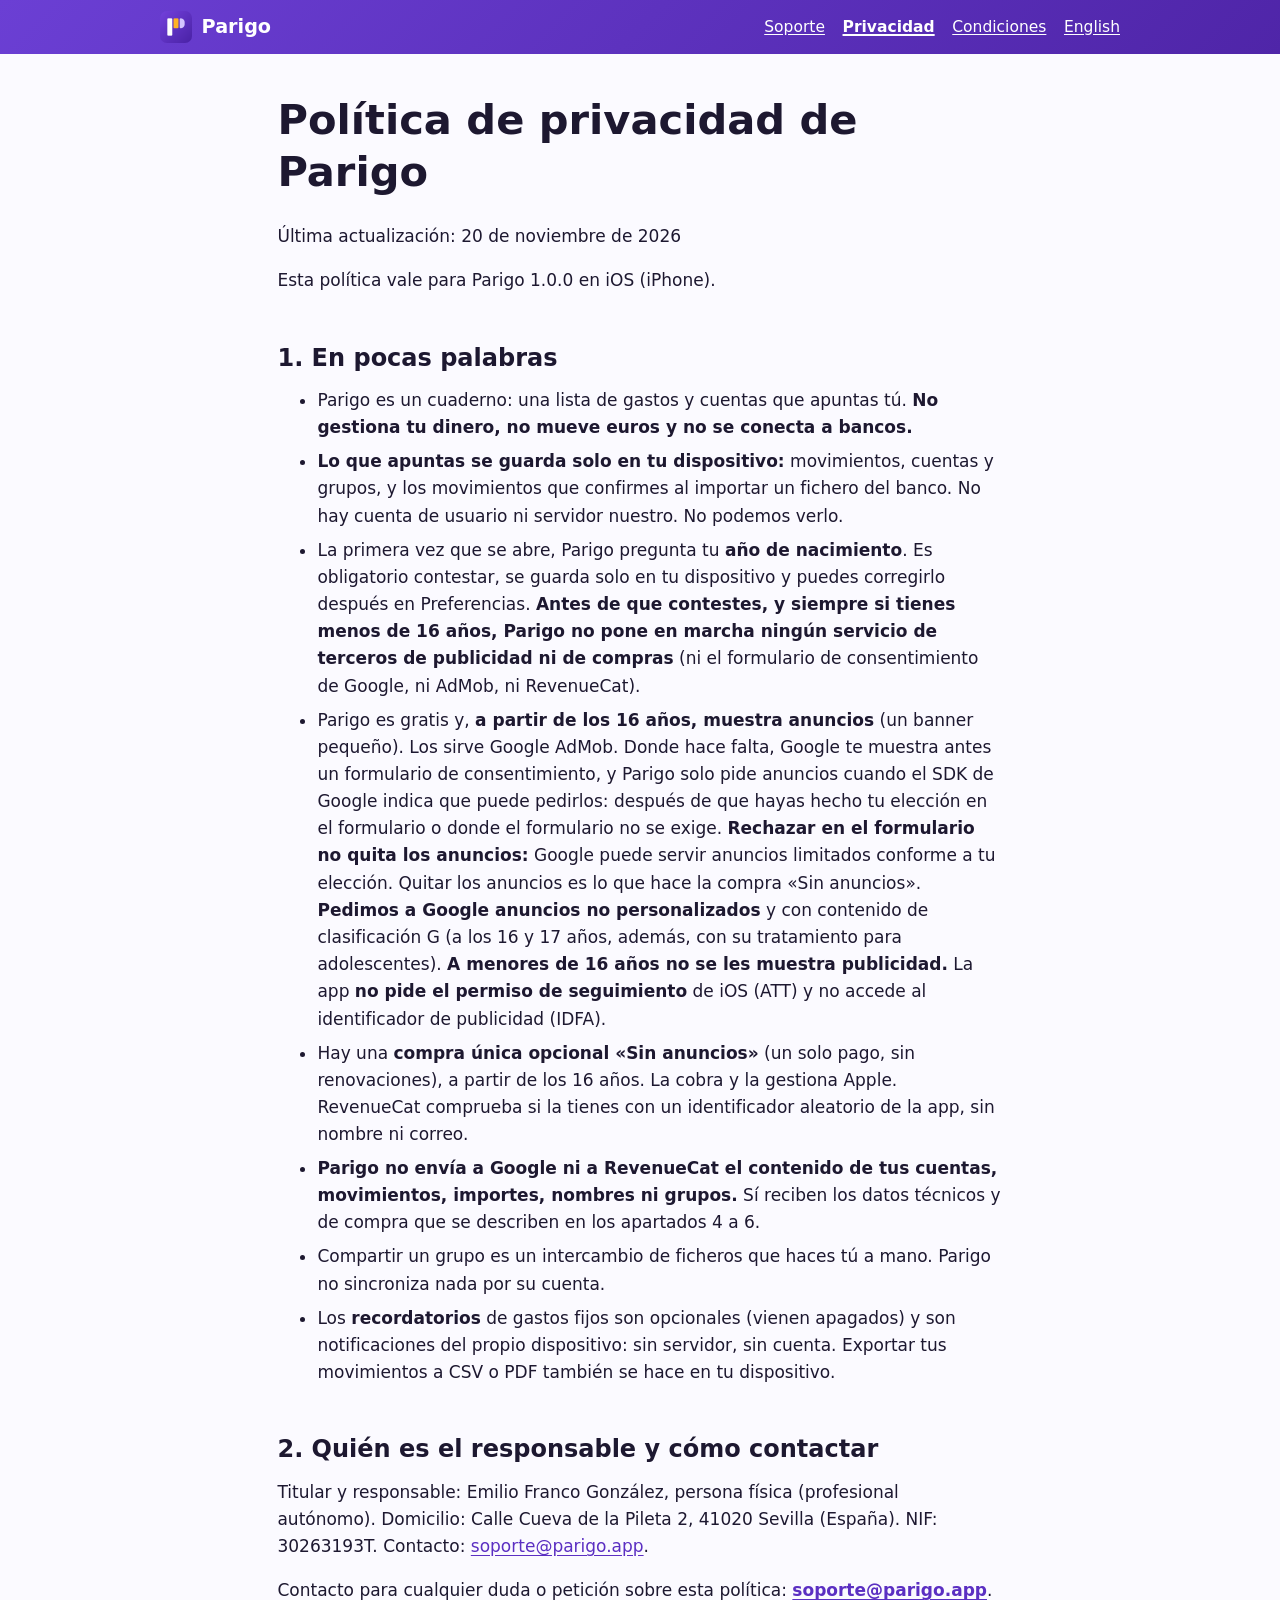
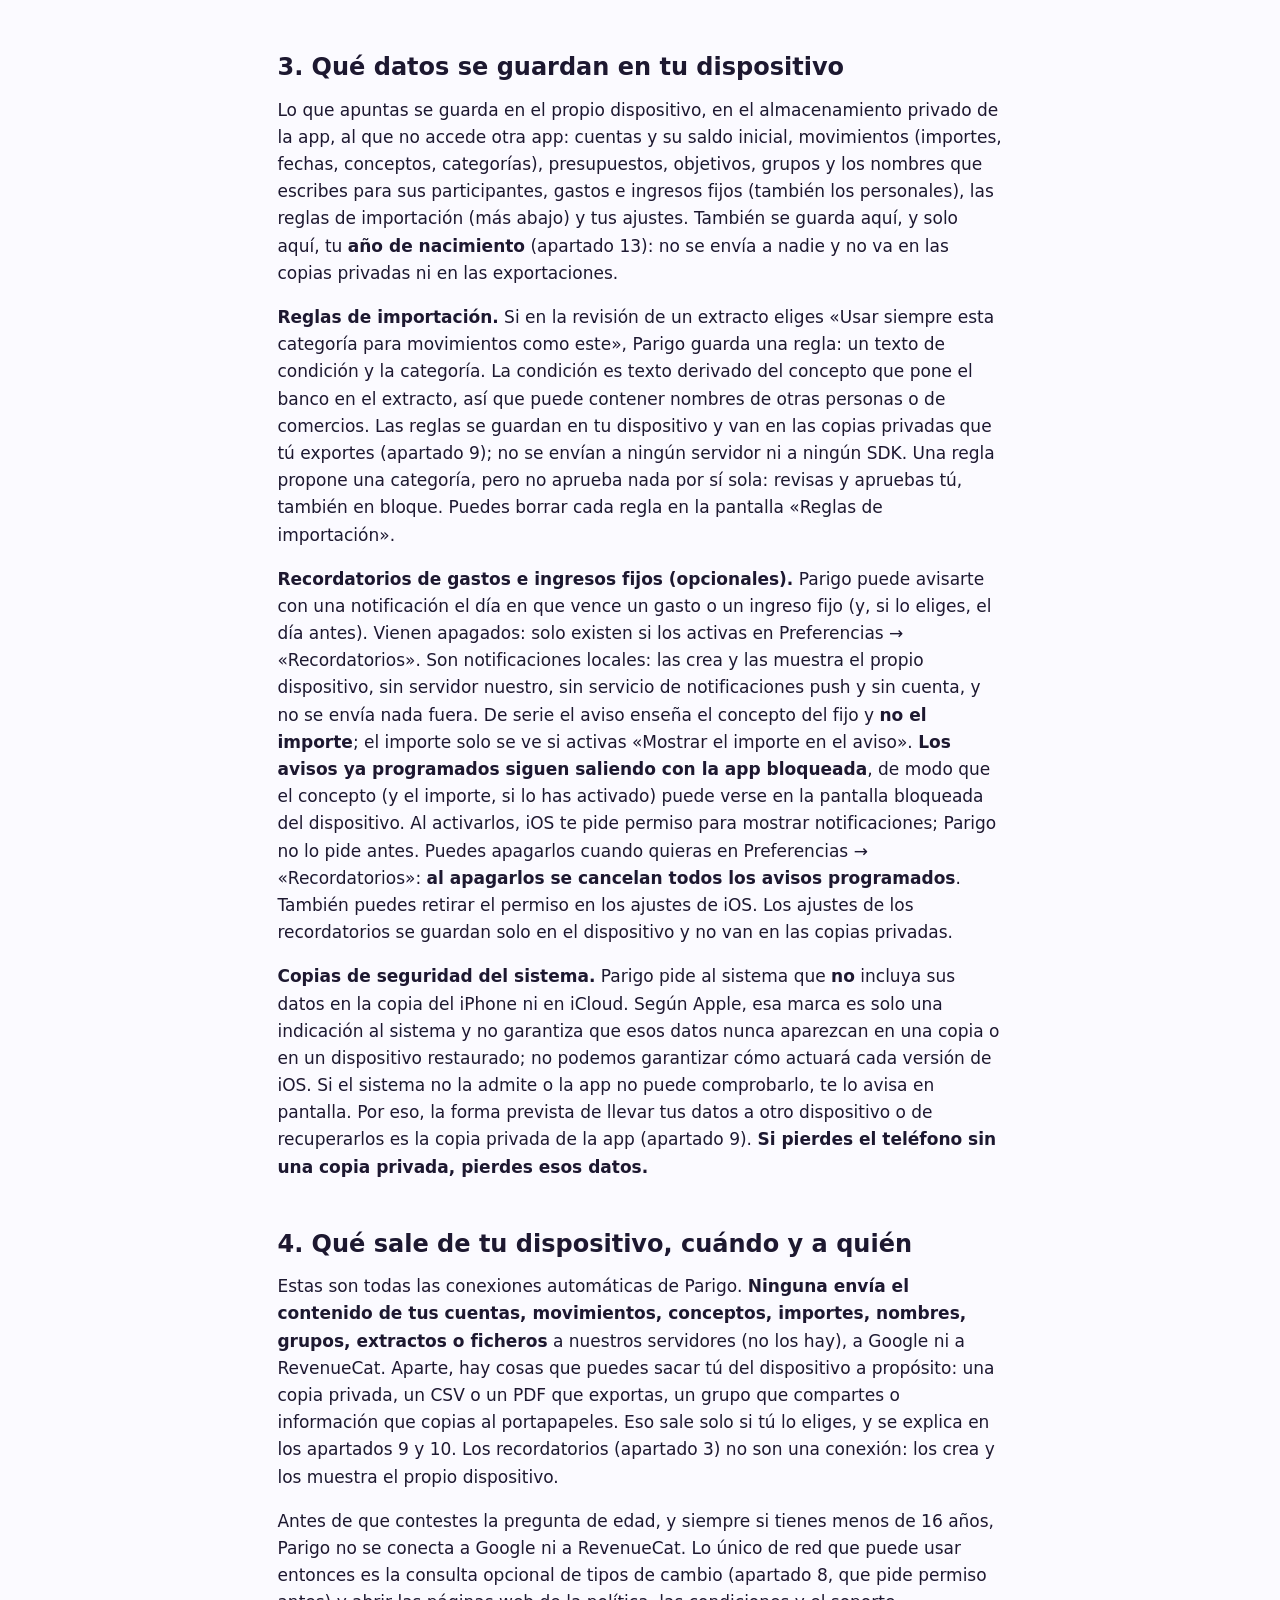
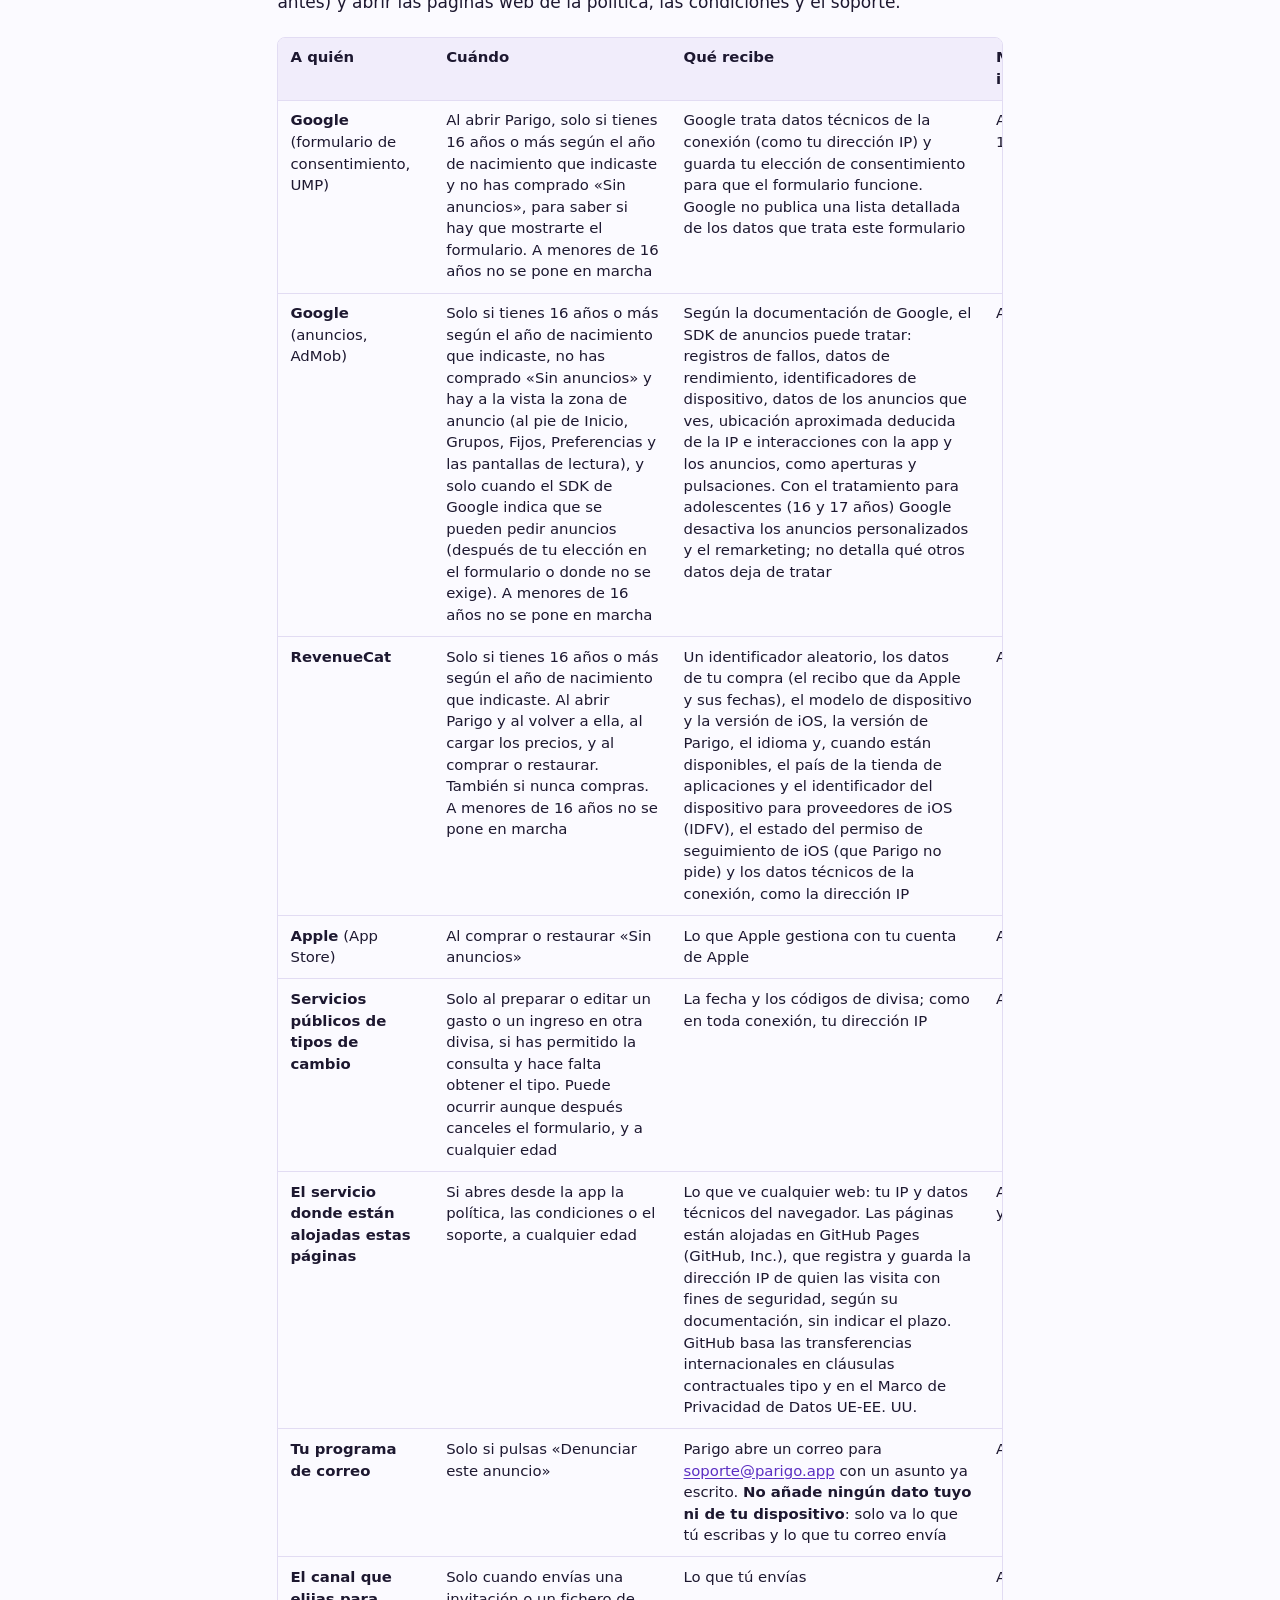
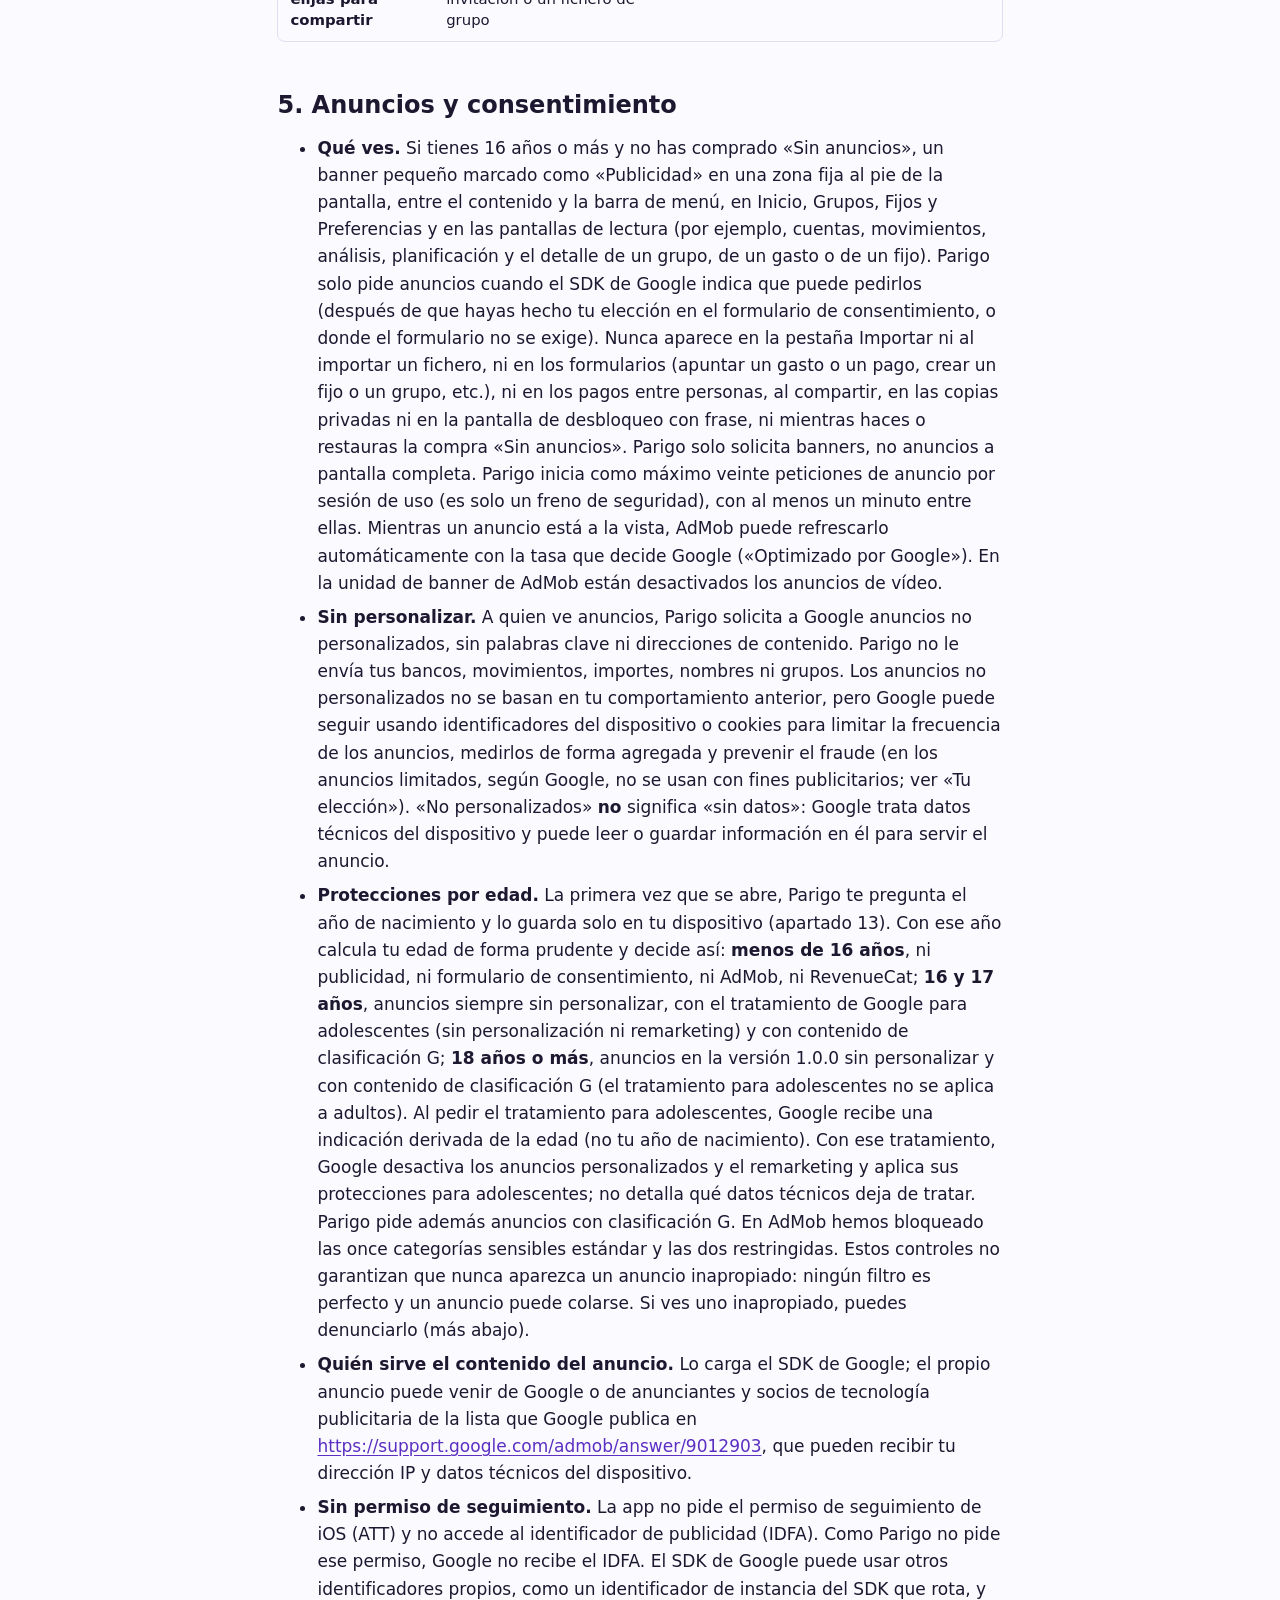
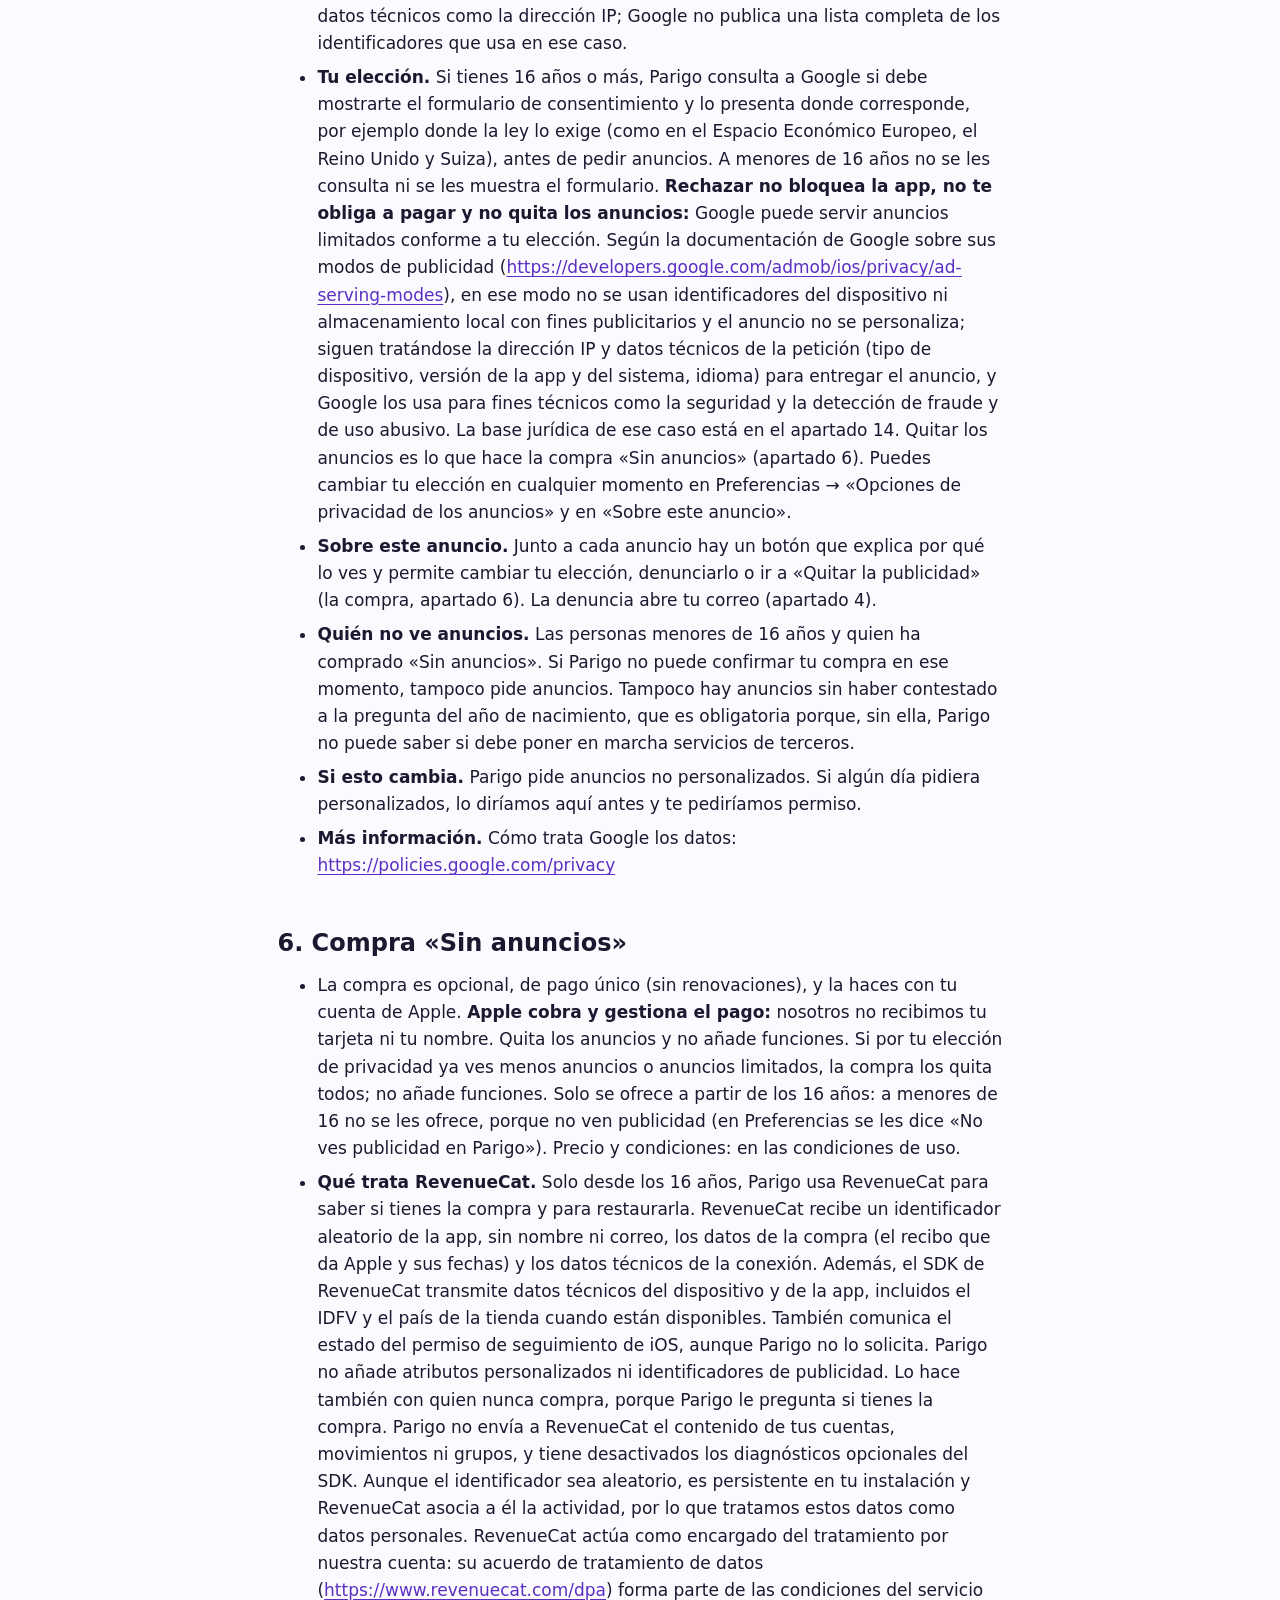
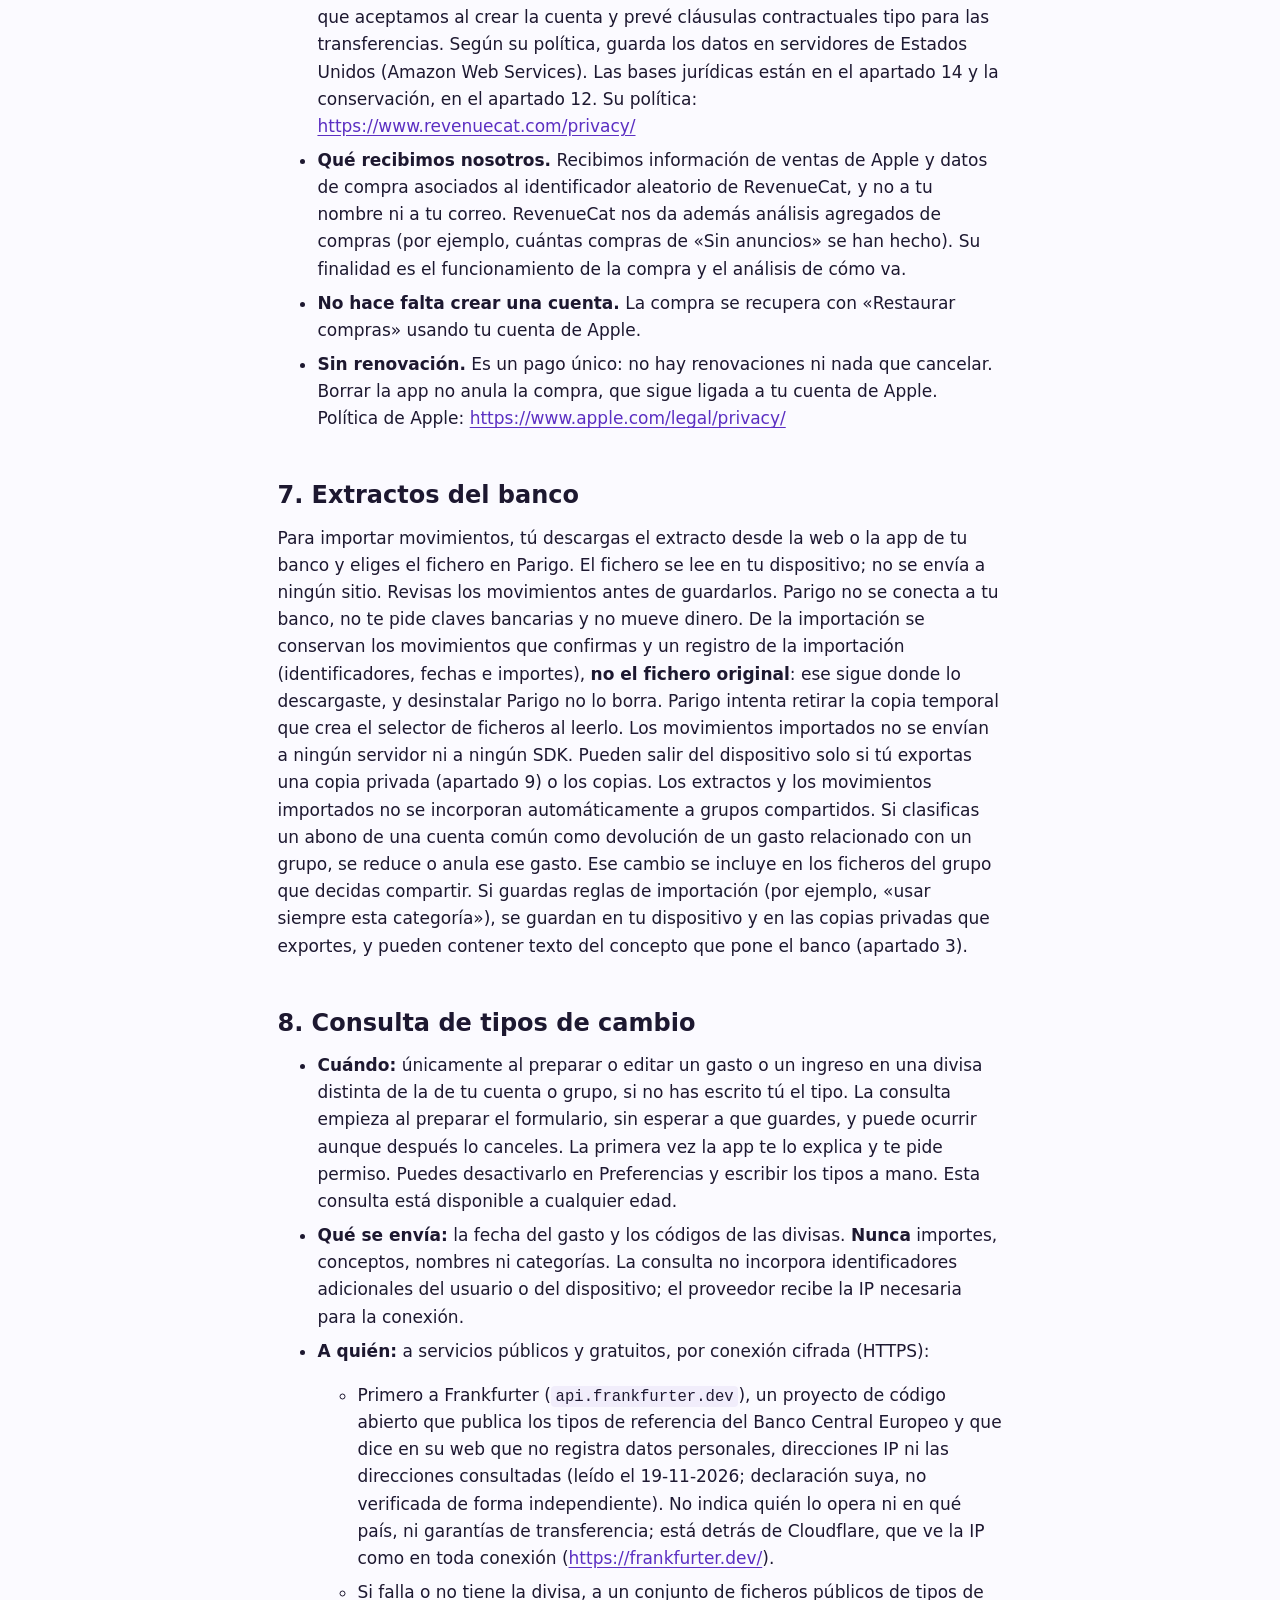
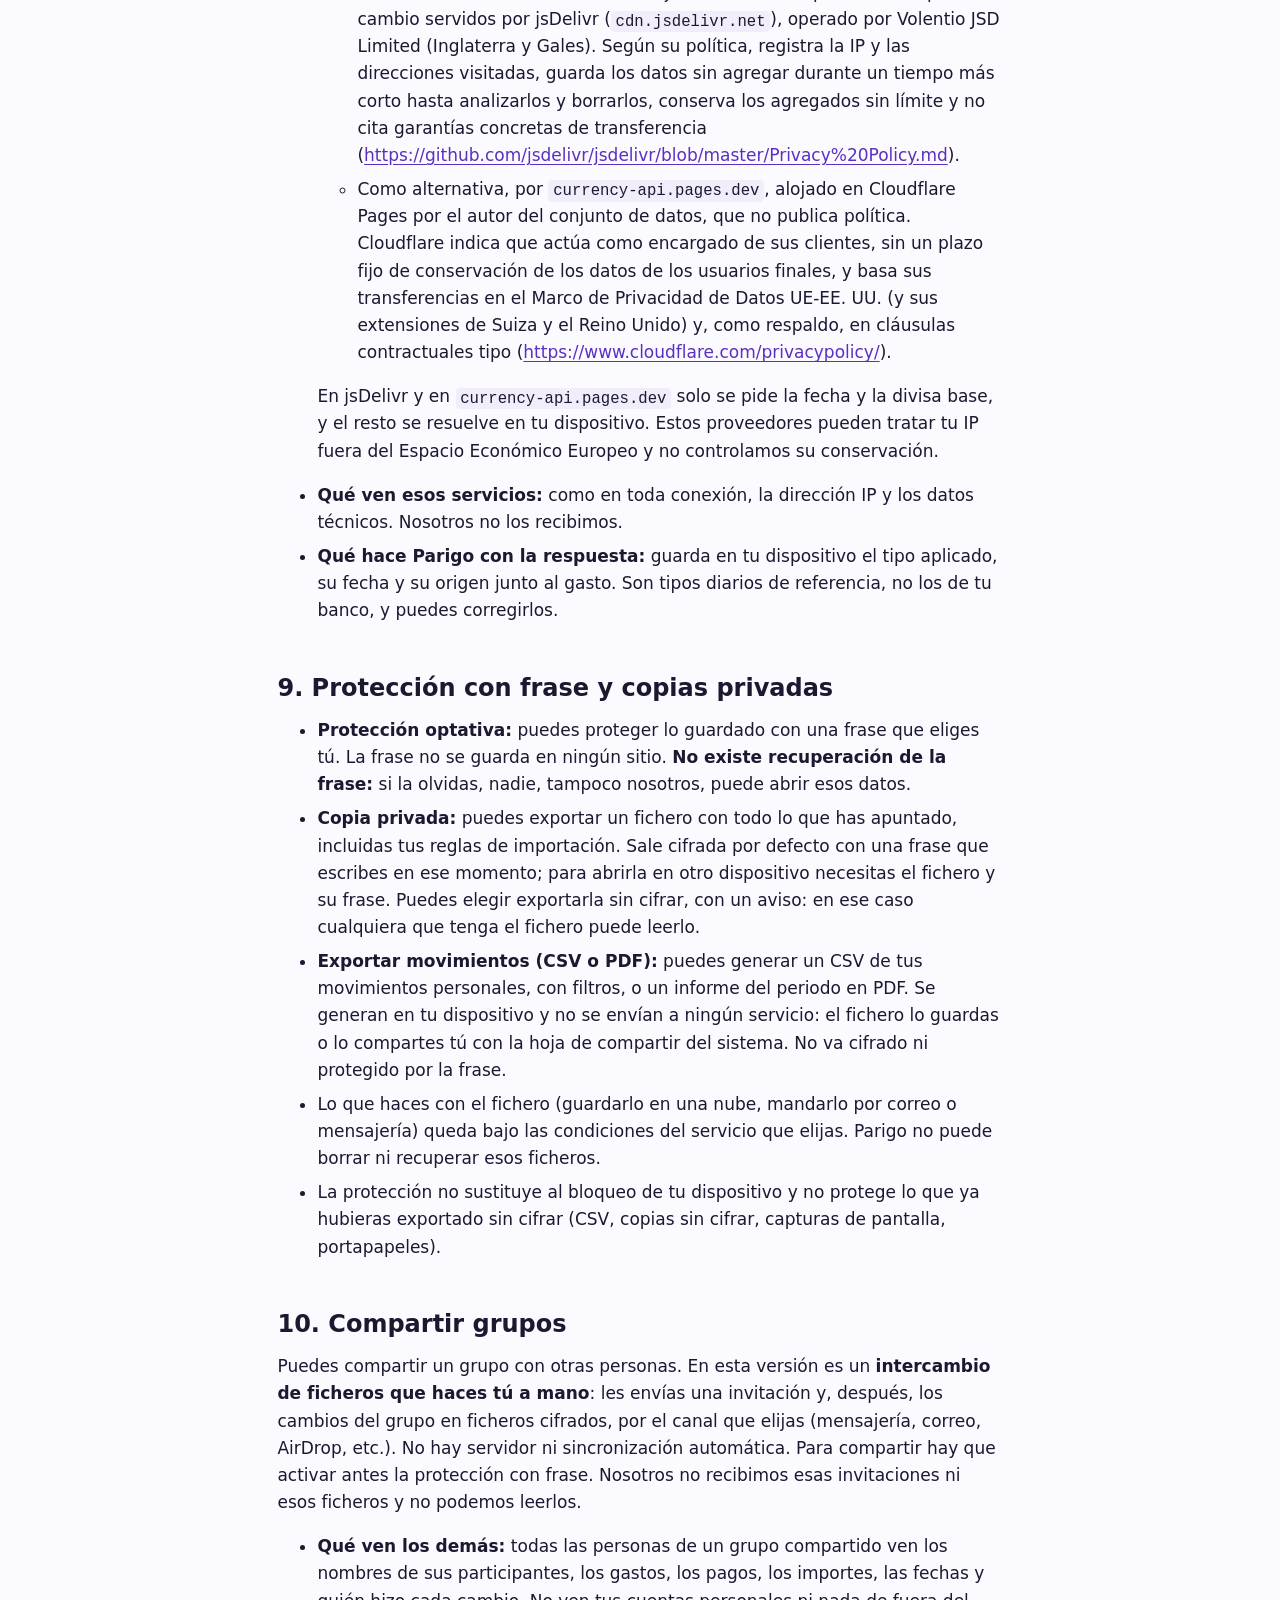
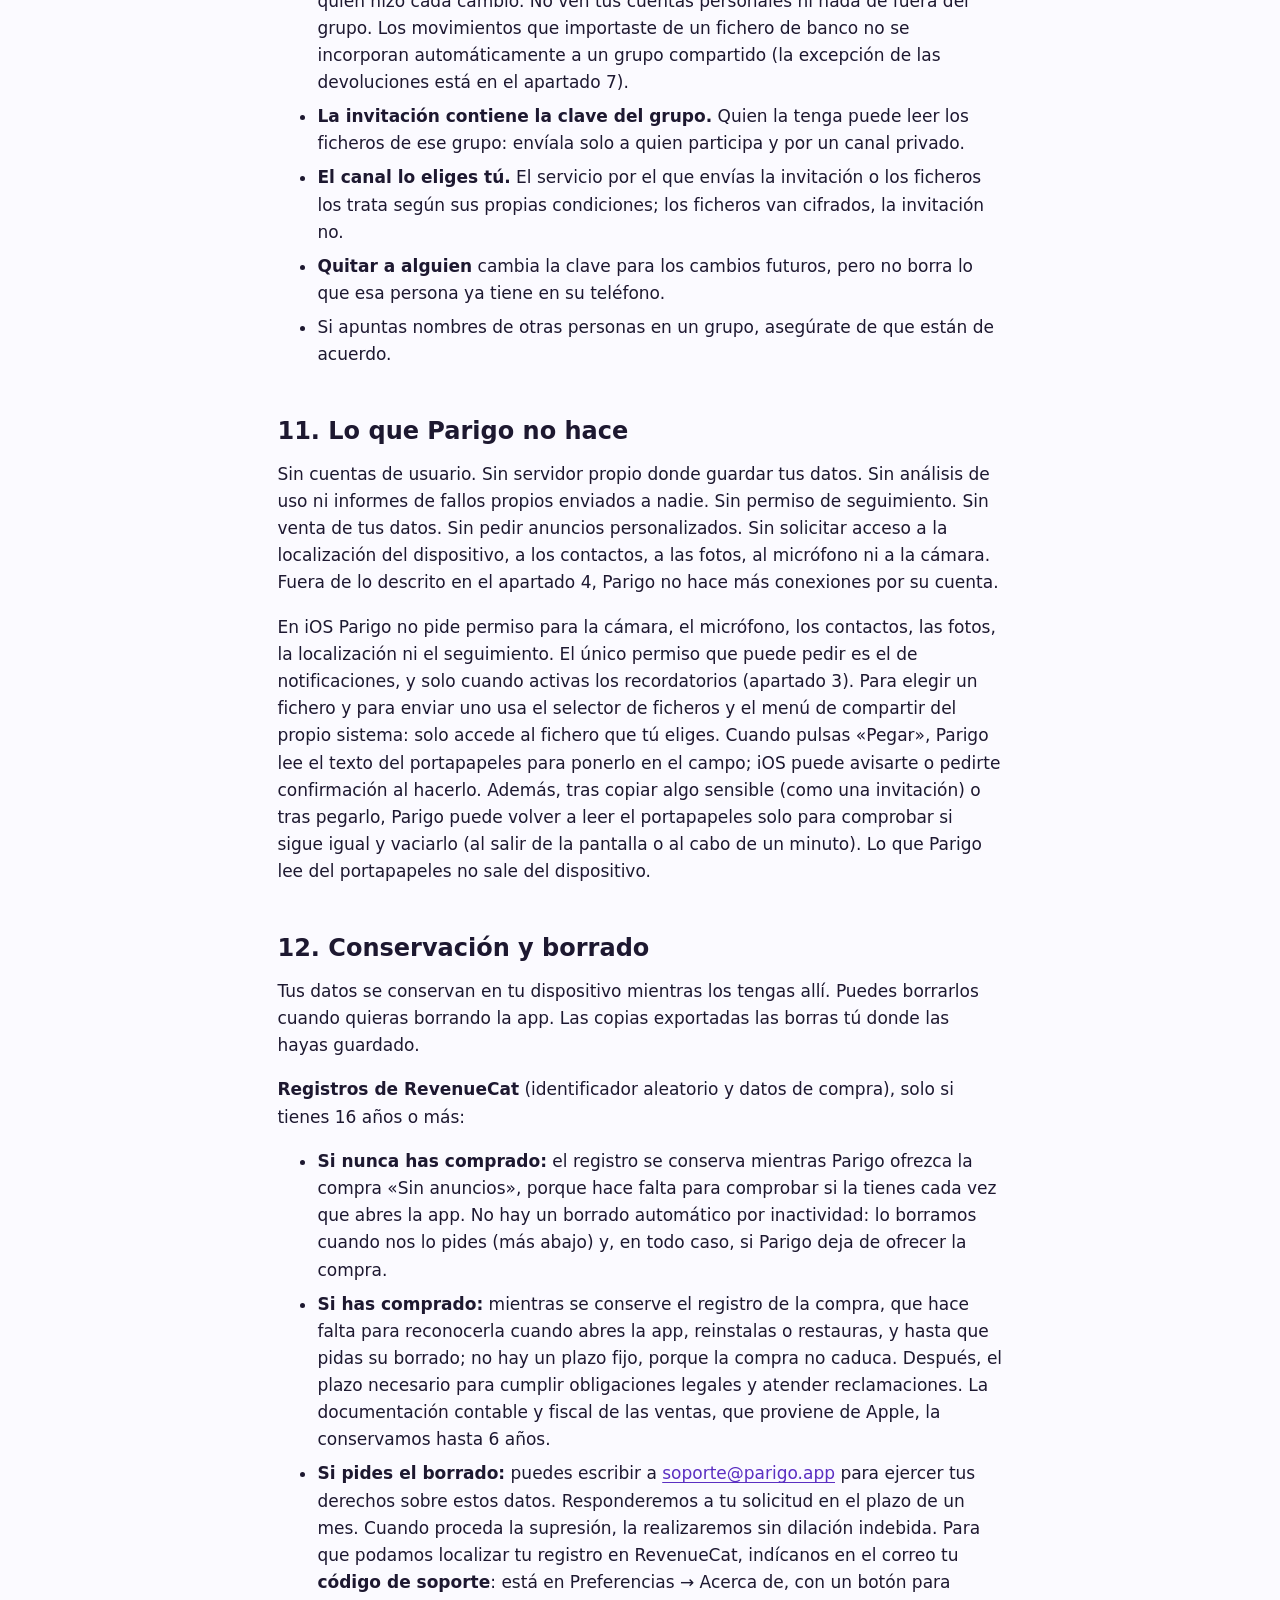
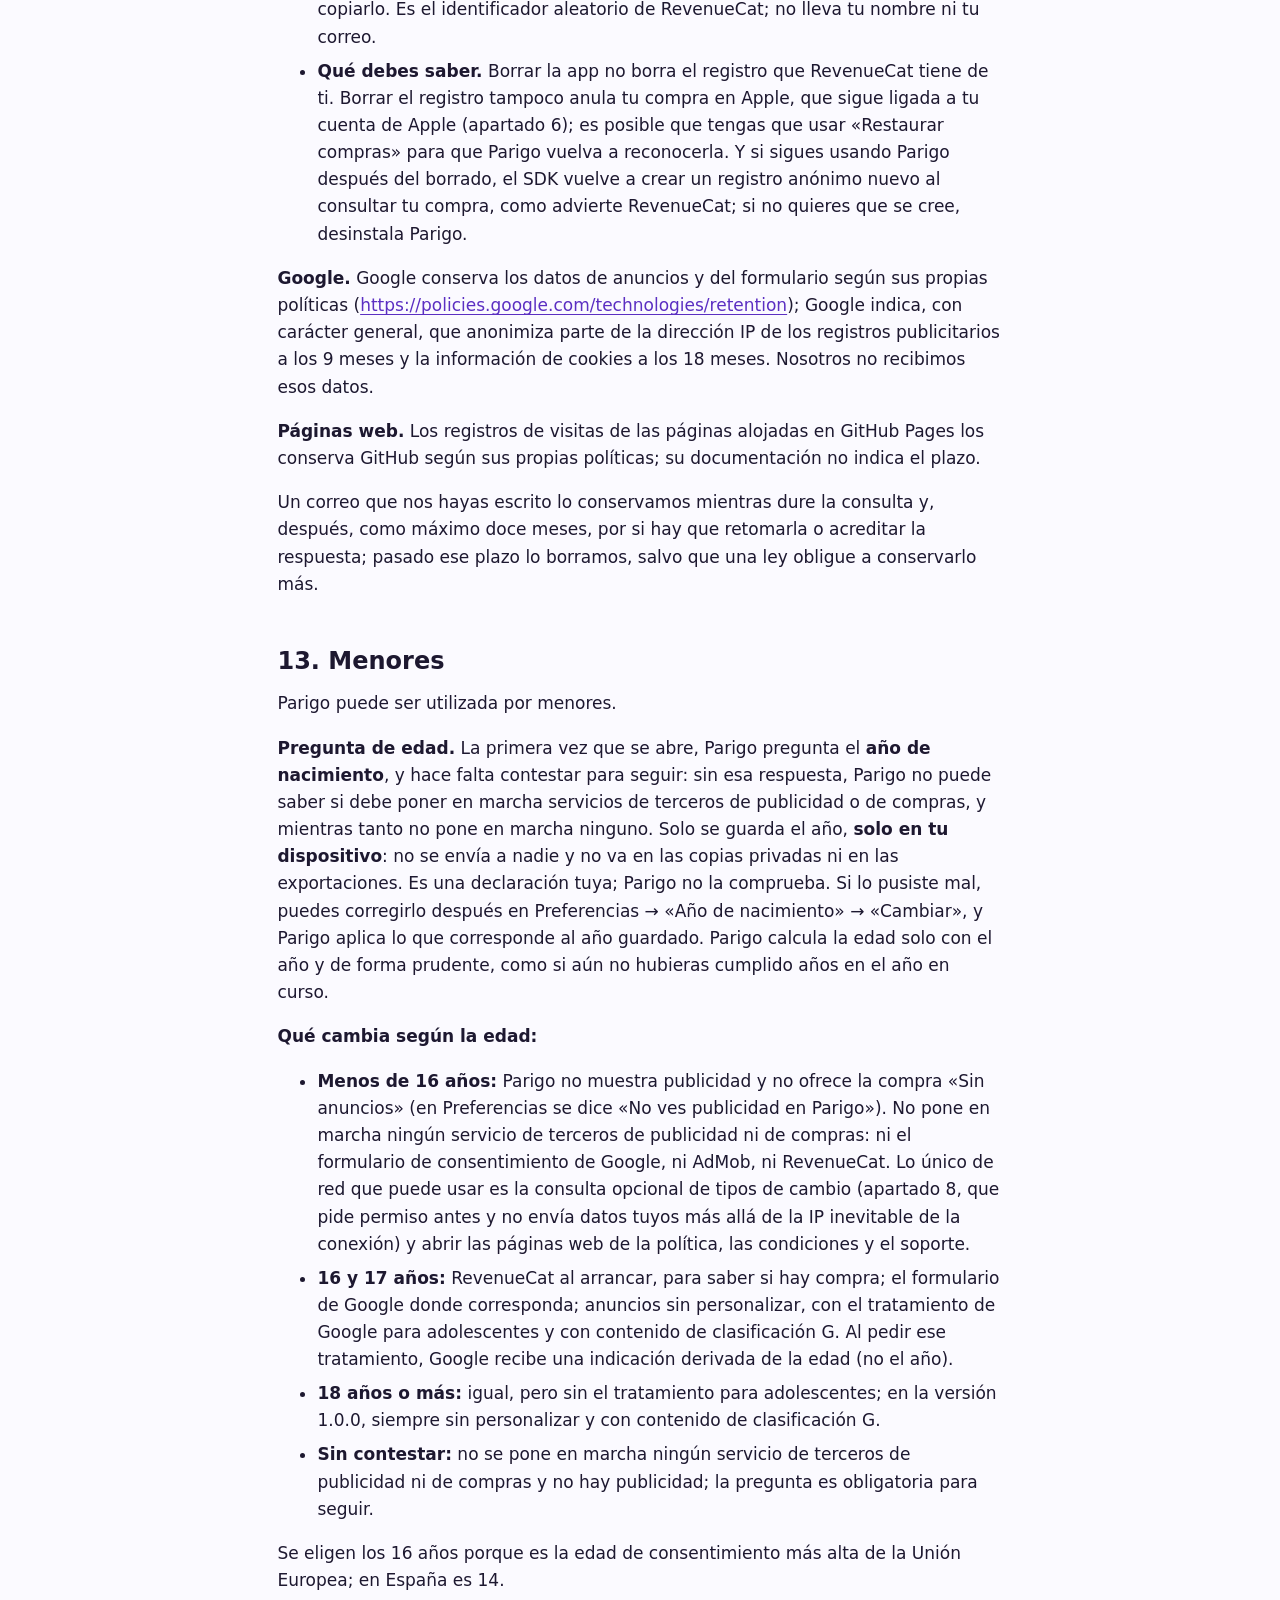
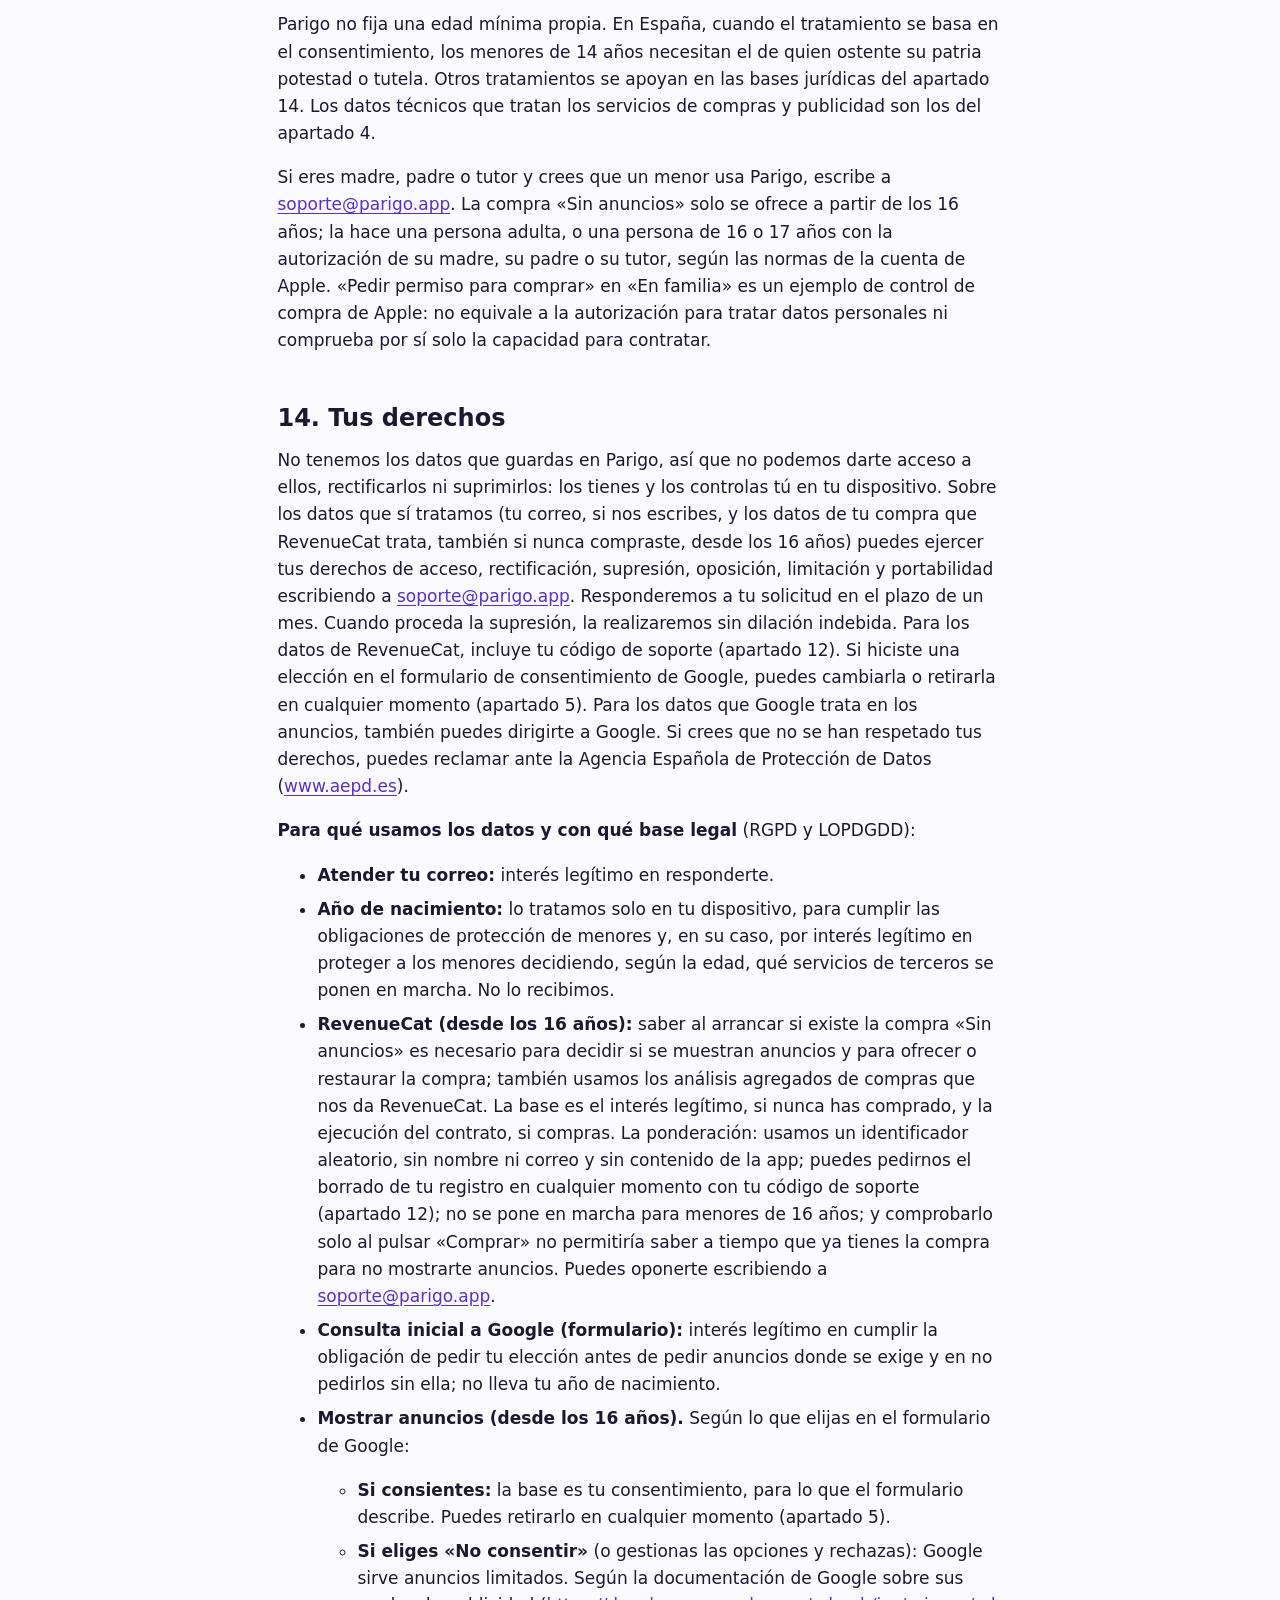
<file: privacidad/index.html>
<!doctype html>
<html lang="es">
<head>
<meta charset="utf-8">
<meta name="viewport" content="width=device-width, initial-scale=1">
<title>Política de privacidad de Parigo</title>
<meta name="description" content="Política de privacidad de Parigo para iOS.">
<meta name="color-scheme" content="light dark">
<meta name="theme-color" content="#4F25A8">
<link rel="alternate" hreflang="es" href="https://parigo.app/privacidad/"><link rel="alternate" hreflang="en" href="https://parigo.app/en/privacy/"><link rel="alternate" hreflang="x-default" href="https://parigo.app/privacidad/">
<link rel="canonical" href="https://parigo.app/privacidad/">
<meta property="og:type" content="website">
<meta property="og:site_name" content="Parigo">
<meta property="og:title" content="Política de privacidad de Parigo">
<meta property="og:description" content="Política de privacidad de Parigo para iOS.">
<meta property="og:url" content="https://parigo.app/privacidad/">
<meta property="og:image" content="https://parigo.app/icon-512.png">
<meta property="og:image:alt" content="Icono de Parigo">
<meta property="og:locale" content="es_ES">
<meta name="twitter:card" content="summary">
<link rel="icon" type="image/png" sizes="48x48" href="../favicon.png">
<link rel="apple-touch-icon" href="../apple-touch-icon.png">
<link rel="stylesheet" href="../estilo.css">
</head>
<body class="pag-privacy">
<a class="saltar" href="#contenido">Saltar al contenido</a>

<header class="cabecera">
  <div class="envoltorio barra">
    <a class="marca" href="../index.html"><img src="../icon-512.png" width="32" height="32" alt=""><span>Parigo</span></a>
    <nav aria-label="Principal"><a href="../soporte/index.html">Soporte</a><a href="../privacidad/index.html" aria-current="page">Privacidad</a><a href="../condiciones/index.html">Condiciones</a><a href="../en/privacy/index.html" lang="en" hreflang="en">English</a></nav>
  </div>
</header>
<main id="contenido">
<div class="envoltorio texto">
<h1 id="politica-de-privacidad-de-parigo">Política de privacidad de Parigo</h1>
<p>Última actualización: 20 de noviembre de 2026</p>
<p>Esta política vale para Parigo 1.0.0 en iOS (iPhone).</p>
<h2 id="1-en-pocas-palabras">1. En pocas palabras</h2>
<ul>
<li>Parigo es un cuaderno: una lista de gastos y cuentas que apuntas tú. <strong>No gestiona tu dinero, no mueve euros y no se
conecta a bancos.</strong></li>
<li><strong>Lo que apuntas se guarda solo en tu dispositivo:</strong> movimientos, cuentas y grupos, y los movimientos que confirmes al
importar un fichero del banco. No hay cuenta de usuario ni servidor nuestro. No podemos verlo.</li>
<li>La primera vez que se abre, Parigo pregunta tu <strong>año de nacimiento</strong>. Es obligatorio contestar, se guarda solo en tu
dispositivo y puedes corregirlo después en Preferencias. <strong>Antes de que contestes, y siempre si tienes menos de 16
años, Parigo no pone en marcha ningún servicio de terceros de publicidad ni de compras</strong> (ni el formulario de
consentimiento de Google, ni AdMob, ni RevenueCat).</li>
<li>Parigo es gratis y, <strong>a partir de los 16 años, muestra anuncios</strong> (un banner pequeño). Los sirve Google AdMob. Donde
hace falta, Google te muestra antes un formulario de consentimiento, y Parigo solo pide anuncios cuando el SDK de
Google indica que puede pedirlos: después de que hayas hecho tu elección en el formulario o donde el formulario no se
exige. <strong>Rechazar en el formulario no quita los anuncios:</strong> Google puede servir anuncios limitados conforme a tu
elección. Quitar los anuncios es lo que hace la compra «Sin anuncios». <strong>Pedimos a Google anuncios no personalizados</strong> y con
contenido de clasificación G (a los 16 y 17 años, además, con su tratamiento para adolescentes). <strong>A menores de 16
años no se les muestra publicidad.</strong> La app <strong>no pide el permiso de seguimiento</strong> de iOS (ATT) y no accede al
identificador de publicidad (IDFA).</li>
<li>Hay una <strong>compra única opcional «Sin anuncios»</strong> (un solo pago, sin renovaciones), a partir de los 16 años. La cobra y
la gestiona Apple. RevenueCat comprueba si la tienes con un identificador aleatorio de la app, sin nombre ni correo.</li>
<li><strong>Parigo no envía a Google ni a RevenueCat el contenido de tus cuentas, movimientos, importes, nombres ni grupos.</strong>
Sí reciben los datos técnicos y de compra que se describen en los apartados 4 a 6.</li>
<li>Compartir un grupo es un intercambio de ficheros que haces tú a mano. Parigo no sincroniza nada por su cuenta.</li>
<li>Los <strong>recordatorios</strong> de gastos fijos son opcionales (vienen apagados) y son notificaciones del propio dispositivo: sin
servidor, sin cuenta. Exportar tus movimientos a CSV o PDF también se hace en tu dispositivo.</li>
</ul>
<h2 id="2-quien-es-el-responsable-y-como-contactar">2. Quién es el responsable y cómo contactar</h2>
<p>Titular y responsable: Emilio Franco González, persona física (profesional autónomo). Domicilio: Calle Cueva de la Pileta
2, 41020 Sevilla (España). NIF: 30263193T. Contacto: <a href="mailto:soporte@parigo.app">soporte@parigo.app</a>.</p>
<p>Contacto para cualquier duda o petición sobre esta política: <strong><a href="mailto:soporte@parigo.app">soporte@parigo.app</a></strong>.</p>
<h2 id="3-que-datos-se-guardan-en-tu-dispositivo">3. Qué datos se guardan en tu dispositivo</h2>
<p>Lo que apuntas se guarda en el propio dispositivo, en el almacenamiento privado de la app, al que no accede otra app:
cuentas y su saldo inicial, movimientos (importes, fechas, conceptos, categorías), presupuestos, objetivos, grupos y los
nombres que escribes para sus participantes, gastos e ingresos fijos (también los personales), las reglas de importación
(más abajo) y tus ajustes. También se guarda aquí, y solo aquí, tu <strong>año de nacimiento</strong> (apartado 13): no se envía a
nadie y no va en las copias privadas ni en las exportaciones.</p>
<p><strong>Reglas de importación.</strong> Si en la revisión de un extracto eliges «Usar siempre esta categoría para movimientos como
este», Parigo guarda una regla: un texto de condición y la categoría. La condición es texto derivado del concepto que
pone el banco en el extracto, así que puede contener nombres de otras personas o de comercios. Las reglas se guardan en
tu dispositivo y van en las copias privadas que tú exportes (apartado 9); no se envían a ningún servidor ni a ningún
SDK. Una regla propone una categoría, pero no aprueba nada por sí sola: revisas y apruebas tú, también en bloque. Puedes
borrar cada regla en la pantalla «Reglas de importación».</p>
<p><strong>Recordatorios de gastos e ingresos fijos (opcionales).</strong> Parigo puede avisarte con una notificación el día en que vence
un gasto o un ingreso fijo (y, si lo eliges, el día antes). Vienen apagados: solo existen si los activas en Preferencias
→ «Recordatorios». Son notificaciones locales: las crea y las muestra el propio dispositivo, sin servidor nuestro, sin
servicio de notificaciones push y sin cuenta, y no se envía nada fuera. De serie el aviso enseña el concepto del fijo y
<strong>no el importe</strong>; el importe solo se ve si activas «Mostrar el importe en el aviso». <strong>Los avisos ya programados siguen
saliendo con la app bloqueada</strong>, de modo que el concepto (y el importe, si lo has activado) puede verse en la pantalla
bloqueada del dispositivo. Al activarlos, iOS te pide permiso para mostrar notificaciones; Parigo no lo pide antes.
Puedes apagarlos cuando quieras en Preferencias → «Recordatorios»: <strong>al apagarlos se cancelan todos los avisos
programados</strong>. También puedes retirar el permiso en los ajustes de iOS. Los ajustes de los recordatorios se guardan solo
en el dispositivo y no van en las copias privadas.</p>
<p><strong>Copias de seguridad del sistema.</strong> Parigo pide al sistema que <strong>no</strong> incluya sus datos en la copia del iPhone ni en
iCloud. Según Apple, esa marca es solo una indicación al sistema y no garantiza que esos datos nunca aparezcan en una
copia o en un dispositivo restaurado; no podemos garantizar cómo actuará cada versión de iOS. Si el sistema no la admite
o la app no puede comprobarlo, te lo avisa en pantalla. Por eso, la forma prevista de llevar tus datos a otro
dispositivo o de recuperarlos es la copia privada de la app (apartado 9). <strong>Si pierdes el teléfono sin una copia privada,
pierdes esos datos.</strong></p>
<h2 id="4-que-sale-de-tu-dispositivo-cuando-y-a-quien">4. Qué sale de tu dispositivo, cuándo y a quién</h2>
<p>Estas son todas las conexiones automáticas de Parigo. <strong>Ninguna envía el contenido de tus cuentas, movimientos,
conceptos, importes, nombres, grupos, extractos o ficheros</strong> a nuestros servidores (no los hay), a Google ni a
RevenueCat. Aparte, hay cosas que puedes sacar tú del dispositivo a propósito: una copia privada, un CSV o un PDF que
exportas, un grupo que compartes o información que copias al portapapeles. Eso sale solo si tú lo eliges, y se explica
en los apartados 9 y 10. Los recordatorios (apartado 3) no son una conexión: los crea y los muestra el propio
dispositivo.</p>
<p>Antes de que contestes la pregunta de edad, y siempre si tienes menos de 16 años, Parigo no se conecta a Google ni a
RevenueCat. Lo único de red que puede usar entonces es la consulta opcional de tipos de cambio (apartado 8, que pide
permiso antes) y abrir las páginas web de la política, las condiciones y el soporte.</p>
<div class="tabla" role="region" aria-label="Tabla" tabindex="0"><table>
<thead><tr><th scope="col">A quién</th><th scope="col">Cuándo</th><th scope="col">Qué recibe</th><th scope="col">Más información</th></tr></thead>
<tbody>
<tr><td><strong>Google</strong> (formulario de consentimiento, UMP)</td><td>Al abrir Parigo, solo si tienes 16 años o más según el año de nacimiento que indicaste y no has comprado «Sin anuncios», para saber si hay que mostrarte el formulario. A menores de 16 años no se pone en marcha</td><td>Google trata datos técnicos de la conexión (como tu dirección IP) y guarda tu elección de consentimiento para que el formulario funcione. Google no publica una lista detallada de los datos que trata este formulario</td><td>Apartados 5, 12 y 14</td></tr>
<tr><td><strong>Google</strong> (anuncios, AdMob)</td><td>Solo si tienes 16 años o más según el año de nacimiento que indicaste, no has comprado «Sin anuncios» y hay a la vista la zona de anuncio (al pie de Inicio, Grupos, Fijos, Preferencias y las pantallas de lectura), y solo cuando el SDK de Google indica que se pueden pedir anuncios (después de tu elección en el formulario o donde no se exige). A menores de 16 años no se pone en marcha</td><td>Según la documentación de Google, el SDK de anuncios puede tratar: registros de fallos, datos de rendimiento, identificadores de dispositivo, datos de los anuncios que ves, ubicación aproximada deducida de la IP e interacciones con la app y los anuncios, como aperturas y pulsaciones. Con el tratamiento para adolescentes (16 y 17 años) Google desactiva los anuncios personalizados y el remarketing; no detalla qué otros datos deja de tratar</td><td>Apartado 5</td></tr>
<tr><td><strong>RevenueCat</strong></td><td>Solo si tienes 16 años o más según el año de nacimiento que indicaste. Al abrir Parigo y al volver a ella, al cargar los precios, y al comprar o restaurar. También si nunca compras. A menores de 16 años no se pone en marcha</td><td>Un identificador aleatorio, los datos de tu compra (el recibo que da Apple y sus fechas), el modelo de dispositivo y la versión de iOS, la versión de Parigo, el idioma y, cuando están disponibles, el país de la tienda de aplicaciones y el identificador del dispositivo para proveedores de iOS (IDFV), el estado del permiso de seguimiento de iOS (que Parigo no pide) y los datos técnicos de la conexión, como la dirección IP</td><td>Apartado 6</td></tr>
<tr><td><strong>Apple</strong> (App Store)</td><td>Al comprar o restaurar «Sin anuncios»</td><td>Lo que Apple gestiona con tu cuenta de Apple</td><td>Apartado 6</td></tr>
<tr><td><strong>Servicios públicos de tipos de cambio</strong></td><td>Solo al preparar o editar un gasto o un ingreso en otra divisa, si has permitido la consulta y hace falta obtener el tipo. Puede ocurrir aunque después canceles el formulario, y a cualquier edad</td><td>La fecha y los códigos de divisa; como en toda conexión, tu dirección IP</td><td>Apartado 8</td></tr>
<tr><td><strong>El servicio donde están alojadas estas páginas</strong></td><td>Si abres desde la app la política, las condiciones o el soporte, a cualquier edad</td><td>Lo que ve cualquier web: tu IP y datos técnicos del navegador. Las páginas están alojadas en GitHub Pages (GitHub, Inc.), que registra y guarda la dirección IP de quien las visita con fines de seguridad, según su documentación, sin indicar el plazo. GitHub basa las transferencias internacionales en cláusulas contractuales tipo y en el Marco de Privacidad de Datos UE-EE. UU.</td><td>Apartados 12 y 14</td></tr>
<tr><td><strong>Tu programa de correo</strong></td><td>Solo si pulsas «Denunciar este anuncio»</td><td>Parigo abre un correo para <a href="mailto:soporte@parigo.app">soporte@parigo.app</a> con un asunto ya escrito. <strong>No añade ningún dato tuyo ni de tu dispositivo</strong>: solo va lo que tú escribas y lo que tu correo envía</td><td>Apartado 5</td></tr>
<tr><td><strong>El canal que elijas para compartir</strong></td><td>Solo cuando envías una invitación o un fichero de grupo</td><td>Lo que tú envías</td><td>Apartado 10</td></tr>
</tbody>
</table></div>
<h2 id="5-anuncios-y-consentimiento">5. Anuncios y consentimiento</h2>
<ul>
<li><strong>Qué ves.</strong> Si tienes 16 años o más y no has comprado «Sin anuncios», un banner pequeño marcado como «Publicidad» en
una zona fija al pie de la pantalla, entre el contenido y la barra de menú, en Inicio, Grupos, Fijos y Preferencias y
en las pantallas de lectura (por ejemplo, cuentas, movimientos, análisis, planificación y el detalle de un grupo, de
un gasto o de un fijo). Parigo solo pide anuncios cuando el SDK de Google indica que puede pedirlos
(después de que hayas hecho tu elección en el formulario de consentimiento, o donde el formulario no se exige). Nunca
aparece en la pestaña Importar ni al importar un fichero, ni en los formularios (apuntar un gasto o un pago, crear un
fijo o un grupo, etc.), ni en los pagos entre personas, al compartir, en las copias privadas ni en la pantalla de
desbloqueo con frase, ni mientras haces o restauras la compra «Sin anuncios». Parigo solo solicita banners, no anuncios a
pantalla completa. Parigo inicia como máximo veinte peticiones de anuncio por sesión de uso (es solo un freno de
seguridad), con al menos un minuto entre ellas. Mientras un anuncio está a la vista, AdMob puede refrescarlo
automáticamente con la tasa que decide Google («Optimizado por Google»). En la unidad de banner de AdMob están
desactivados los anuncios de vídeo.</li>
<li><strong>Sin personalizar.</strong> A quien ve anuncios, Parigo solicita a Google anuncios no personalizados, sin palabras clave ni
direcciones de contenido. Parigo no le envía tus bancos, movimientos, importes, nombres ni grupos. Los anuncios no
personalizados no se basan en tu comportamiento anterior, pero Google puede seguir usando identificadores del
dispositivo o cookies para limitar la frecuencia de los anuncios, medirlos de forma agregada y prevenir el fraude
(en los anuncios limitados, según Google, no se usan con fines publicitarios; ver «Tu elección»).
«No personalizados» <strong>no</strong> significa «sin datos»: Google trata datos técnicos del dispositivo y puede leer o guardar
información en él para servir el anuncio.</li>
<li><strong>Protecciones por edad.</strong> La primera vez que se abre, Parigo te pregunta el año de nacimiento y lo guarda solo en tu
dispositivo (apartado 13). Con ese año calcula tu edad de forma prudente y decide así: <strong>menos de 16 años</strong>, ni
publicidad, ni formulario de consentimiento, ni AdMob, ni RevenueCat; <strong>16 y 17 años</strong>, anuncios siempre sin
personalizar, con el tratamiento de Google para adolescentes (sin personalización ni remarketing) y con contenido de
clasificación G; <strong>18 años o más</strong>, anuncios en la versión 1.0.0 sin personalizar y con contenido de clasificación G
(el tratamiento para adolescentes no se aplica a adultos). Al pedir el tratamiento para adolescentes, Google recibe
una indicación derivada de la edad (no tu año de nacimiento). Con ese tratamiento, Google desactiva los anuncios
personalizados y el remarketing y aplica sus protecciones para adolescentes; no detalla qué datos técnicos deja de
tratar. Parigo pide además anuncios con clasificación G. En AdMob hemos bloqueado las once categorías sensibles
estándar y las dos restringidas. Estos controles no garantizan que nunca aparezca un anuncio inapropiado: ningún
filtro es perfecto y un anuncio puede colarse. Si ves uno inapropiado, puedes denunciarlo (más abajo).</li>
<li><strong>Quién sirve el contenido del anuncio.</strong> Lo carga el SDK de Google; el propio anuncio puede venir de Google o de
anunciantes y socios de tecnología publicitaria de la lista que Google publica en
<a href="https://support.google.com/admob/answer/9012903">https://support.google.com/admob/answer/9012903</a>, que pueden recibir tu dirección IP y datos técnicos del dispositivo.</li>
<li><strong>Sin permiso de seguimiento.</strong> La app no pide el permiso de seguimiento de iOS (ATT) y no accede al identificador de
publicidad (IDFA). Como Parigo no pide ese permiso, Google no recibe el IDFA. El SDK de Google puede usar otros
identificadores propios, como un identificador de instancia del SDK que rota, y datos técnicos como la dirección IP;
Google no publica una lista completa de los identificadores que usa en ese caso.</li>
<li><strong>Tu elección.</strong> Si tienes 16 años o más, Parigo consulta a Google si debe mostrarte el formulario de consentimiento
y lo presenta donde corresponde, por ejemplo donde la ley lo exige (como en el Espacio Económico Europeo, el Reino
Unido y Suiza), antes de pedir anuncios. A menores de 16 años no se les consulta ni se les muestra el formulario.
<strong>Rechazar no bloquea la app, no te obliga a pagar y no quita los anuncios:</strong> Google puede servir anuncios limitados
conforme a tu elección. Según la documentación de Google sobre sus modos de publicidad
(<a href="https://developers.google.com/admob/ios/privacy/ad-serving-modes">https://developers.google.com/admob/ios/privacy/ad-serving-modes</a>), en ese modo no se usan identificadores del
dispositivo ni almacenamiento local con fines publicitarios y el anuncio no se personaliza; siguen tratándose la
dirección IP y datos técnicos de la petición (tipo de dispositivo, versión de la app y del sistema, idioma) para
entregar el anuncio, y Google los usa para fines técnicos como la seguridad y la detección de fraude y de uso abusivo.
La base jurídica de ese caso está en el apartado 14. Quitar los anuncios es lo que hace la compra «Sin anuncios» (apartado 6).
Puedes cambiar tu elección en cualquier momento en Preferencias → «Opciones de privacidad de los anuncios» y en
«Sobre este anuncio».</li>
<li><strong>Sobre este anuncio.</strong> Junto a cada anuncio hay un botón que explica por qué lo ves y permite cambiar tu elección,
denunciarlo o ir a «Quitar la publicidad» (la compra, apartado 6). La denuncia abre tu correo (apartado 4).</li>
<li><strong>Quién no ve anuncios.</strong> Las personas menores de 16 años y quien ha comprado «Sin anuncios». Si Parigo
no puede confirmar tu compra en ese momento, tampoco pide anuncios. Tampoco hay anuncios sin haber contestado a
la pregunta del año de nacimiento, que es obligatoria porque, sin ella, Parigo no puede saber si debe poner en marcha
servicios de terceros.</li>
<li><strong>Si esto cambia.</strong> Parigo pide anuncios no personalizados. Si algún día pidiera personalizados, lo diríamos aquí antes
y te pediríamos permiso.</li>
<li><strong>Más información.</strong> Cómo trata Google los datos: <a href="https://policies.google.com/privacy">https://policies.google.com/privacy</a></li>
</ul>
<h2 id="6-compra-sin-anuncios">6. Compra «Sin anuncios»</h2>
<ul>
<li>La compra es opcional, de pago único (sin renovaciones), y la haces con tu cuenta de Apple. <strong>Apple cobra y gestiona
el pago:</strong> nosotros no recibimos tu tarjeta ni tu nombre. Quita los anuncios y no añade funciones. Si por tu elección de
privacidad ya ves menos anuncios o anuncios limitados, la compra los quita todos; no añade funciones. Solo se
ofrece a partir de los 16 años: a menores de 16 no se les ofrece, porque no ven publicidad (en Preferencias se les dice
«No ves publicidad en Parigo»). Precio y condiciones: en las condiciones de uso.</li>
<li><strong>Qué trata RevenueCat.</strong> Solo desde los 16 años, Parigo usa RevenueCat para saber si tienes la compra y para
restaurarla. RevenueCat recibe un identificador aleatorio de la app, sin nombre ni correo, los datos de la
compra (el recibo que da Apple y sus fechas) y los datos técnicos de la conexión. Además, el SDK
de RevenueCat transmite datos técnicos del dispositivo y de la app, incluidos el IDFV y el país de la tienda cuando
están disponibles. También comunica el estado del permiso de seguimiento de iOS, aunque Parigo no lo solicita. Parigo
no añade atributos personalizados ni identificadores de publicidad. Lo hace también con quien nunca compra, porque
Parigo le pregunta si tienes la compra. Parigo no envía a RevenueCat el contenido de tus cuentas, movimientos ni
grupos, y tiene desactivados los diagnósticos opcionales del SDK. Aunque el identificador
sea aleatorio, es persistente en tu instalación y RevenueCat asocia a él la actividad, por lo que tratamos estos datos
como datos personales. RevenueCat actúa como encargado del tratamiento por nuestra cuenta: su acuerdo de tratamiento
de datos (<a href="https://www.revenuecat.com/dpa">https://www.revenuecat.com/dpa</a>) forma parte de las condiciones del servicio que aceptamos al crear la
cuenta y prevé cláusulas contractuales tipo para las transferencias. Según su política, guarda los datos en servidores
de Estados Unidos (Amazon Web Services). Las bases jurídicas están en el apartado 14 y la conservación, en el
apartado 12. Su política: <a href="https://www.revenuecat.com/privacy/">https://www.revenuecat.com/privacy/</a></li>
<li><strong>Qué recibimos nosotros.</strong> Recibimos información de ventas de Apple y datos de compra asociados al identificador
aleatorio de RevenueCat, y no a tu nombre ni a tu correo. RevenueCat nos da además análisis agregados de compras
(por ejemplo, cuántas compras de «Sin anuncios» se han hecho). Su finalidad es el funcionamiento de la compra y el
análisis de cómo va.</li>
<li><strong>No hace falta crear una cuenta.</strong> La compra se recupera con «Restaurar compras» usando tu cuenta de Apple.</li>
<li><strong>Sin renovación.</strong> Es un pago único: no hay renovaciones ni nada que cancelar. Borrar la app no anula la compra, que
sigue ligada a tu cuenta de Apple. Política de Apple: <a href="https://www.apple.com/legal/privacy/">https://www.apple.com/legal/privacy/</a></li>
</ul>
<h2 id="7-extractos-del-banco">7. Extractos del banco</h2>
<p>Para importar movimientos, tú descargas el extracto desde la web o la app de tu banco y eliges el fichero en Parigo. El
fichero se lee en tu dispositivo; no se envía a ningún sitio. Revisas los movimientos antes de guardarlos. Parigo no se
conecta a tu banco, no te pide claves bancarias y no mueve dinero. De la importación se conservan los movimientos que
confirmas y un registro de la importación (identificadores, fechas e importes), <strong>no el fichero original</strong>: ese sigue
donde lo descargaste, y desinstalar Parigo no lo borra. Parigo intenta retirar la copia temporal que crea el selector de
ficheros al leerlo. Los movimientos importados no se envían a ningún servidor ni a ningún SDK. Pueden salir del
dispositivo solo si tú exportas una copia privada (apartado 9) o los copias. Los extractos y los movimientos importados
no se incorporan automáticamente a grupos compartidos. Si clasificas un abono de una cuenta común como devolución de un
gasto relacionado con un grupo, se reduce o anula ese gasto. Ese cambio se incluye en los ficheros del grupo que decidas
compartir. Si guardas reglas de importación (por ejemplo, «usar siempre esta categoría»), se guardan en tu dispositivo y
en las copias privadas que exportes, y pueden contener texto del concepto que pone el banco (apartado 3).</p>
<h2 id="8-consulta-de-tipos-de-cambio">8. Consulta de tipos de cambio</h2>
<ul>
<li><strong>Cuándo:</strong> únicamente al preparar o editar un gasto o un ingreso en una divisa distinta de la de tu cuenta o grupo, si
no has escrito tú el tipo. La consulta empieza al preparar el formulario, sin esperar a que guardes, y puede ocurrir
aunque después lo canceles. La primera vez la app te lo explica y te pide permiso. Puedes desactivarlo en Preferencias
y escribir los tipos a mano. Esta consulta está disponible a cualquier edad.</li>
<li><strong>Qué se envía:</strong> la fecha del gasto y los códigos de las divisas. <strong>Nunca</strong> importes, conceptos, nombres ni
categorías. La consulta no incorpora identificadores adicionales del usuario o del dispositivo; el proveedor recibe la
IP necesaria para la conexión.</li>
<li><p><strong>A quién:</strong> a servicios públicos y gratuitos, por conexión cifrada (HTTPS):</p>
<ul>
<li>Primero a Frankfurter (<code>api.frankfurter.dev</code>), un proyecto de código abierto que publica los tipos de referencia del
Banco Central Europeo y que dice en su web que no registra datos personales, direcciones IP ni las direcciones
consultadas (leído el 19-11-2026; declaración suya, no verificada de forma independiente). No indica quién lo opera
ni en qué país, ni garantías de transferencia; está detrás de Cloudflare, que ve la IP como en toda conexión
(<a href="https://frankfurter.dev/">https://frankfurter.dev/</a>).</li>
<li>Si falla o no tiene la divisa, a un conjunto de ficheros públicos de tipos de cambio servidos por jsDelivr
(<code>cdn.jsdelivr.net</code>), operado por Volentio JSD Limited (Inglaterra y Gales). Según su política, registra la IP y las
direcciones visitadas, guarda los datos sin agregar durante un tiempo más corto hasta analizarlos y borrarlos,
conserva los agregados sin límite y no cita garantías concretas de transferencia
(<a href="https://github.com/jsdelivr/jsdelivr/blob/master/Privacy%20Policy.md">https://github.com/jsdelivr/jsdelivr/blob/master/Privacy%20Policy.md</a>).</li>
<li>Como alternativa, por <code>currency-api.pages.dev</code>, alojado en Cloudflare Pages por el autor del conjunto de datos, que
no publica política. Cloudflare indica que actúa como encargado de sus clientes, sin un plazo fijo de conservación
de los datos de los usuarios finales, y basa sus transferencias en el Marco de Privacidad de Datos UE-EE. UU. (y sus
extensiones de Suiza y el Reino Unido) y, como respaldo, en cláusulas contractuales tipo
(<a href="https://www.cloudflare.com/privacypolicy/">https://www.cloudflare.com/privacypolicy/</a>).</li>
</ul>
<p>En jsDelivr y en <code>currency-api.pages.dev</code> solo se pide la fecha y la divisa base, y el resto se resuelve en tu
dispositivo. Estos proveedores pueden tratar tu IP fuera del Espacio Económico Europeo y no controlamos su
conservación.</p></li>
<li><strong>Qué ven esos servicios:</strong> como en toda conexión, la dirección IP y los datos técnicos. Nosotros no los recibimos.</li>
<li><strong>Qué hace Parigo con la respuesta:</strong> guarda en tu dispositivo el tipo aplicado, su fecha y su origen junto al gasto.
Son tipos diarios de referencia, no los de tu banco, y puedes corregirlos.</li>
</ul>
<h2 id="9-proteccion-con-frase-y-copias-privadas">9. Protección con frase y copias privadas</h2>
<ul>
<li><strong>Protección optativa:</strong> puedes proteger lo guardado con una frase que eliges tú. La frase no se guarda en ningún
sitio. <strong>No existe recuperación de la frase:</strong> si la olvidas, nadie, tampoco nosotros, puede abrir esos datos.</li>
<li><strong>Copia privada:</strong> puedes exportar un fichero con todo lo que has apuntado, incluidas tus reglas de importación. Sale
cifrada por defecto con una frase que escribes en ese momento; para abrirla en otro dispositivo necesitas el fichero y
su frase. Puedes elegir exportarla sin cifrar, con un aviso: en ese caso cualquiera que tenga el fichero puede leerlo.</li>
<li><strong>Exportar movimientos (CSV o PDF):</strong> puedes generar un CSV de tus movimientos personales, con filtros, o un informe
del periodo en PDF. Se generan en tu dispositivo y no se envían a ningún servicio: el fichero lo guardas o lo
compartes tú con la hoja de compartir del sistema. No va cifrado ni protegido por la frase.</li>
<li>Lo que haces con el fichero (guardarlo en una nube, mandarlo por correo o mensajería) queda bajo las condiciones del
servicio que elijas. Parigo no puede borrar ni recuperar esos ficheros.</li>
<li>La protección no sustituye al bloqueo de tu dispositivo y no protege lo que ya hubieras exportado sin cifrar (CSV,
copias sin cifrar, capturas de pantalla, portapapeles).</li>
</ul>
<h2 id="10-compartir-grupos">10. Compartir grupos</h2>
<p>Puedes compartir un grupo con otras personas. En esta versión es un <strong>intercambio de ficheros que haces tú a mano</strong>: les
envías una invitación y, después, los cambios del grupo en ficheros cifrados, por el canal que elijas (mensajería,
correo, AirDrop, etc.). No hay servidor ni sincronización automática. Para compartir hay que activar antes la protección
con frase. Nosotros no recibimos esas invitaciones ni esos ficheros y no podemos leerlos.</p>
<ul>
<li><strong>Qué ven los demás:</strong> todas las personas de un grupo compartido ven los nombres de sus participantes, los gastos, los
pagos, los importes, las fechas y quién hizo cada cambio. No ven tus cuentas personales ni nada de fuera del grupo.
Los movimientos que importaste de un fichero de banco no se incorporan automáticamente a un grupo compartido (la
excepción de las devoluciones está en el apartado 7).</li>
<li><strong>La invitación contiene la clave del grupo.</strong> Quien la tenga puede leer los ficheros de ese grupo: envíala solo a quien
participa y por un canal privado.</li>
<li><strong>El canal lo eliges tú.</strong> El servicio por el que envías la invitación o los ficheros los trata según sus propias
condiciones; los ficheros van cifrados, la invitación no.</li>
<li><strong>Quitar a alguien</strong> cambia la clave para los cambios futuros, pero no borra lo que esa persona ya tiene en su teléfono.</li>
<li>Si apuntas nombres de otras personas en un grupo, asegúrate de que están de acuerdo.</li>
</ul>
<h2 id="11-lo-que-parigo-no-hace">11. Lo que Parigo no hace</h2>
<p>Sin cuentas de usuario. Sin servidor propio donde guardar tus datos. Sin análisis de uso ni informes de fallos propios
enviados a nadie. Sin permiso de seguimiento. Sin venta de tus datos. Sin pedir anuncios personalizados. Sin solicitar
acceso a la localización del dispositivo, a los contactos, a las fotos, al micrófono ni a la cámara. Fuera de lo descrito
en el apartado 4, Parigo no hace más conexiones por su cuenta.</p>
<p>En iOS Parigo no pide permiso para la cámara, el micrófono, los contactos, las fotos, la localización ni el seguimiento.
El único permiso que puede pedir es el de notificaciones, y solo cuando activas los recordatorios (apartado 3). Para elegir un fichero y para enviar uno usa el selector de ficheros y el menú de compartir del propio sistema: solo
accede al fichero que tú eliges. Cuando pulsas «Pegar», Parigo lee el texto del portapapeles para ponerlo en el campo;
iOS puede avisarte o pedirte confirmación al hacerlo. Además, tras copiar algo sensible (como una invitación) o tras
pegarlo, Parigo puede volver a leer el portapapeles solo para comprobar si sigue igual y vaciarlo (al salir de la pantalla
o al cabo de un minuto). Lo que Parigo lee del portapapeles no sale del dispositivo.</p>
<h2 id="12-conservacion-y-borrado">12. Conservación y borrado</h2>
<p>Tus datos se conservan en tu dispositivo mientras los tengas allí. Puedes borrarlos cuando quieras borrando la app. Las
copias exportadas las borras tú donde las hayas guardado.</p>
<p><strong>Registros de RevenueCat</strong> (identificador aleatorio y datos de compra), solo si tienes 16 años o más:</p>
<ul>
<li><strong>Si nunca has comprado:</strong> el registro se conserva mientras Parigo ofrezca la compra «Sin anuncios», porque hace falta
para comprobar si la tienes cada vez que abres la app. No hay un borrado automático por inactividad: lo borramos cuando
nos lo pides (más abajo) y, en todo caso, si Parigo deja de ofrecer la compra.</li>
<li><strong>Si has comprado:</strong> mientras se conserve el registro de la compra, que hace falta para reconocerla cuando abres la
app, reinstalas o restauras, y hasta que pidas su borrado; no hay un plazo fijo, porque la compra no caduca.
Después, el plazo necesario para cumplir obligaciones legales y atender reclamaciones. La documentación contable y
fiscal de las ventas, que proviene de Apple, la conservamos hasta 6 años.</li>
<li><strong>Si pides el borrado:</strong> puedes escribir a <a href="mailto:soporte@parigo.app">soporte@parigo.app</a> para ejercer tus derechos sobre estos datos.
Responderemos a tu solicitud en el plazo de un mes. Cuando proceda la supresión, la realizaremos sin dilación
indebida. Para que podamos localizar tu registro en RevenueCat, indícanos en el correo tu <strong>código de soporte</strong>: está
en Preferencias → Acerca de, con un botón para copiarlo. Es el identificador aleatorio de RevenueCat; no lleva tu
nombre ni tu correo.</li>
<li><strong>Qué debes saber.</strong> Borrar la app no borra el registro que RevenueCat tiene de ti. Borrar el registro tampoco anula
tu compra en Apple, que sigue ligada a tu cuenta de Apple (apartado 6); es posible que tengas que usar «Restaurar
compras» para que Parigo vuelva a reconocerla. Y si sigues usando Parigo después del borrado, el SDK vuelve a crear un
registro anónimo nuevo al consultar tu compra, como advierte RevenueCat; si no quieres que se cree, desinstala
Parigo.</li>
</ul>
<p><strong>Google.</strong> Google conserva los datos de anuncios y del formulario según sus propias políticas
(<a href="https://policies.google.com/technologies/retention">https://policies.google.com/technologies/retention</a>); Google indica, con carácter general, que anonimiza parte de la
dirección IP de los registros publicitarios a los 9 meses y la información de cookies a los 18 meses. Nosotros no
recibimos esos datos.</p>
<p><strong>Páginas web.</strong> Los registros de visitas de las páginas alojadas en GitHub Pages los conserva GitHub según sus propias
políticas; su documentación no indica el plazo.</p>
<p>Un correo que nos hayas escrito lo conservamos mientras dure la consulta y, después, como máximo doce meses, por si hay
que retomarla o acreditar la respuesta; pasado ese plazo lo borramos, salvo que una ley obligue a conservarlo más.</p>
<h2 id="13-menores">13. Menores</h2>
<p>Parigo puede ser utilizada por menores.</p>
<p><strong>Pregunta de edad.</strong> La primera vez que se abre, Parigo pregunta el <strong>año de nacimiento</strong>, y hace falta contestar para
seguir: sin esa respuesta, Parigo no puede saber si debe poner en marcha servicios de terceros de publicidad o de
compras, y mientras tanto no pone en marcha ninguno. Solo se guarda el año, <strong>solo en tu dispositivo</strong>: no se envía a
nadie y no va en las copias privadas ni en las exportaciones. Es una declaración tuya; Parigo no la comprueba. Si lo
pusiste mal, puedes corregirlo después en Preferencias → «Año de nacimiento» → «Cambiar», y Parigo aplica lo que
corresponde al año guardado. Parigo calcula la edad solo con el año y de forma prudente, como si aún no hubieras
cumplido años en el año en curso.</p>
<p><strong>Qué cambia según la edad:</strong></p>
<ul>
<li><strong>Menos de 16 años:</strong> Parigo no muestra publicidad y no ofrece la compra «Sin anuncios» (en Preferencias se dice «No ves
publicidad en Parigo»). No pone en marcha ningún servicio de terceros de publicidad ni de compras: ni el formulario de
consentimiento de Google, ni AdMob, ni RevenueCat. Lo único de red que puede usar es la consulta opcional de tipos de
cambio (apartado 8, que pide permiso antes y no envía datos tuyos más allá de la IP inevitable de la conexión) y abrir
las páginas web de la política, las condiciones y el soporte.</li>
<li><strong>16 y 17 años:</strong> RevenueCat al arrancar, para saber si hay compra; el formulario de Google donde corresponda;
anuncios sin personalizar, con el tratamiento de Google para adolescentes y con contenido de clasificación G. Al pedir
ese tratamiento, Google recibe una indicación derivada de la edad (no el año).</li>
<li><strong>18 años o más:</strong> igual, pero sin el tratamiento para adolescentes; en la versión 1.0.0, siempre sin personalizar y con
contenido de clasificación G.</li>
<li><strong>Sin contestar:</strong> no se pone en marcha ningún servicio de terceros de publicidad ni de compras y no hay publicidad;
la pregunta es obligatoria para seguir.</li>
</ul>
<p>Se eligen los 16 años porque es la edad de consentimiento más alta de la Unión Europea; en España es 14.</p>
<p>Parigo no fija una edad mínima propia. En España, cuando el tratamiento se basa en el consentimiento, los menores de 14
años necesitan el de quien ostente su patria potestad o tutela. Otros tratamientos se apoyan en las bases jurídicas del
apartado 14. Los datos técnicos que tratan los servicios de compras y publicidad son los del apartado 4.</p>
<p>Si eres madre, padre o tutor y crees que un menor usa Parigo, escribe a <a href="mailto:soporte@parigo.app">soporte@parigo.app</a>. La compra «Sin anuncios» solo se
ofrece a partir de los 16 años; la hace una persona adulta, o una persona de 16 o 17 años con la autorización
de su madre, su padre o su tutor, según las normas de la cuenta de Apple. «Pedir permiso para comprar» en «En familia»
es un ejemplo de control de compra de Apple: no equivale a la autorización para tratar datos personales ni comprueba
por sí solo la capacidad para contratar.</p>
<h2 id="14-tus-derechos">14. Tus derechos</h2>
<p>No tenemos los datos que guardas en Parigo, así que no podemos darte acceso a ellos, rectificarlos ni suprimirlos: los
tienes y los controlas tú en tu dispositivo. Sobre los datos que sí tratamos (tu correo, si nos escribes, y los datos de
tu compra que RevenueCat trata, también si nunca compraste, desde los 16 años) puedes ejercer tus
derechos de acceso, rectificación, supresión, oposición, limitación y portabilidad escribiendo a <a href="mailto:soporte@parigo.app">soporte@parigo.app</a>.
Responderemos a tu solicitud en el plazo de un mes. Cuando proceda la supresión, la realizaremos sin dilación indebida.
Para los datos de RevenueCat, incluye tu código de soporte (apartado 12). Si hiciste una elección en el formulario de
consentimiento de Google, puedes cambiarla o retirarla en cualquier momento (apartado 5). Para los datos que Google
trata en los anuncios, también puedes dirigirte a Google. Si crees que no se han respetado tus derechos, puedes
reclamar ante la Agencia Española de Protección de Datos (<a href="https://www.aepd.es">www.aepd.es</a>).</p>
<p><strong>Para qué usamos los datos y con qué base legal</strong> (RGPD y LOPDGDD):</p>
<ul>
<li><strong>Atender tu correo:</strong> interés legítimo en responderte.</li>
<li><strong>Año de nacimiento:</strong> lo tratamos solo en tu dispositivo, para cumplir las obligaciones de protección de menores y,
en su caso, por interés legítimo en proteger a los menores decidiendo, según la edad, qué servicios de terceros se
ponen en marcha. No lo recibimos.</li>
<li><strong>RevenueCat (desde los 16 años):</strong> saber al arrancar si existe la compra «Sin anuncios» es necesario para decidir si
se muestran anuncios y para ofrecer o restaurar la compra; también usamos los análisis agregados de compras
que nos da RevenueCat. La base es el interés legítimo, si nunca has comprado, y la ejecución del
contrato, si compras. La ponderación: usamos un identificador aleatorio, sin nombre ni correo y sin contenido de la
app; puedes pedirnos el borrado de tu registro en cualquier momento con tu código de soporte (apartado 12); no se pone en marcha para
menores de 16 años; y comprobarlo solo al pulsar «Comprar» no permitiría saber a tiempo que ya tienes la compra
para no mostrarte anuncios. Puedes oponerte escribiendo a <a href="mailto:soporte@parigo.app">soporte@parigo.app</a>.</li>
<li><strong>Consulta inicial a Google (formulario):</strong> interés legítimo en cumplir la obligación de pedir tu elección antes de
pedir anuncios donde se exige y en no pedirlos sin ella; no lleva tu año de nacimiento.</li>
<li><p><strong>Mostrar anuncios (desde los 16 años).</strong> Según lo que elijas en el formulario de Google:</p>
<ul>
<li><strong>Si consientes:</strong> la base es tu consentimiento, para lo que el formulario describe. Puedes retirarlo en cualquier
momento (apartado 5).</li>
<li><strong>Si eliges «No consentir»</strong> (o gestionas las opciones y rechazas): Google sirve anuncios limitados. Según la
documentación de Google sobre sus modos de publicidad
(<a href="https://developers.google.com/admob/ios/privacy/ad-serving-modes">https://developers.google.com/admob/ios/privacy/ad-serving-modes</a>), no se usan identificadores del dispositivo ni
almacenamiento local con fines publicitarios y el anuncio no se personaliza; siguen tratándose la dirección IP y
datos técnicos de la petición (tipo de dispositivo, versión de la app y del sistema, idioma) para entregar el
anuncio, y Google los usa para fines técnicos como la seguridad y la detección de fraude y de uso abusivo. Nuestra
finalidad es mostrar un anuncio contextual que financia el uso gratuito de Parigo. La base es el interés legítimo
del titular en financiar una app gratuita con publicidad no personalizada y de mínima intrusión. La ponderación:
sin perfil, sin identificadores publicitarios, sin datos de tus cuentas, solo a partir de los 16 años, con
clasificación G y con las categorías sensibles bloqueadas. Puedes oponerte escribiendo a <a href="mailto:soporte@parigo.app">soporte@parigo.app</a>; la
forma de no recibir ningún anuncio es la compra «Sin anuncios» (apartado 6).</li>
<li><strong>Donde el formulario no se exige:</strong> el interés legítimo del titular en financiar Parigo con anuncios no
personalizados, con la misma ponderación y el mismo derecho de oposición.</li>
</ul></li>
<li><strong>Consultar tipos de cambio:</strong> interés legítimo en prestar la función opcional que activas, con la mínima información
posible. El permiso que pide la app antes de la primera consulta te informa y te deja decidir; no cedemos datos tuyos
más allá de la IP que ve el proveedor en toda conexión (apartado 8).</li>
<li><strong>Abrir las páginas web (política, condiciones, soporte):</strong> interés legítimo en publicarlas y mantenerlas seguras;
GitHub registra la IP de quien las visita con fines de seguridad, según su documentación.</li>
</ul>
<p><strong>Terceros.</strong> RevenueCat actúa como encargado del tratamiento por nuestra cuenta (apartado 6). Google actúa como
responsable independiente de los datos que trata para mostrar anuncios, conforme a sus términos de protección de datos
entre responsables (<a href="https://business.safety.google/adscontrollerterms/">https://business.safety.google/adscontrollerterms/</a>); Parigo no es su encargado ni Google el nuestro.
Para el formulario de consentimiento, la documentación de Google que hemos consultado no indica expresamente si actúa
como responsable o como encargado; lo que hace Parigo es consultarle antes de pedir anuncios, y remitimos a la
información de Google (<a href="https://policies.google.com/privacy">https://policies.google.com/privacy</a>).</p>
<p><strong>Transferencias.</strong> Los datos que tratan Google, RevenueCat y GitHub pueden salir del Espacio Económico Europeo, en
particular a Estados Unidos. Google basa las transferencias de datos de sus servicios de anuncios en el Marco de
Privacidad de Datos UE-EE. UU. y, cuando no se aplica, en cláusulas contractuales tipo
(<a href="https://business.safety.google/adsdatatransfers/">https://business.safety.google/adsdatatransfers/</a>). Para RevenueCat, su acuerdo de tratamiento de datos prevé cláusulas
contractuales tipo (<a href="https://www.revenuecat.com/dpa">https://www.revenuecat.com/dpa</a>). GitHub las basa en cláusulas contractuales tipo y en el Marco de
Privacidad de Datos UE-EE. UU. (<a href="https://docs.github.com/en/site-policy/privacy-policies/github-general-privacy-statement">https://docs.github.com/en/site-policy/privacy-policies/github-general-privacy-statement</a>).
Para los servicios de tipos de cambio, apartado 8.</p>
<h2 id="15-cambios-en-esta-politica">15. Cambios en esta política</h2>
<p>Si Parigo cambia lo que hace con tus datos, se actualizará esta página y su fecha antes de que el cambio llegue a la app.</p>
</div>
</main>
<footer class="pie">
  <div class="envoltorio">
    <nav aria-label="Pie"><a href="../soporte/index.html">Soporte</a><a href="../privacidad/index.html">Privacidad</a><a href="../condiciones/index.html">Condiciones</a><a href="../en/privacy/index.html" lang="en" hreflang="en">English</a></nav>
    <p>© 2026 Emilio Franco González</p>
    <p class="menor">Apple, iPhone y App Store son marcas de Apple Inc.</p>
  </div>
</footer>
</body>
</html>
</file>
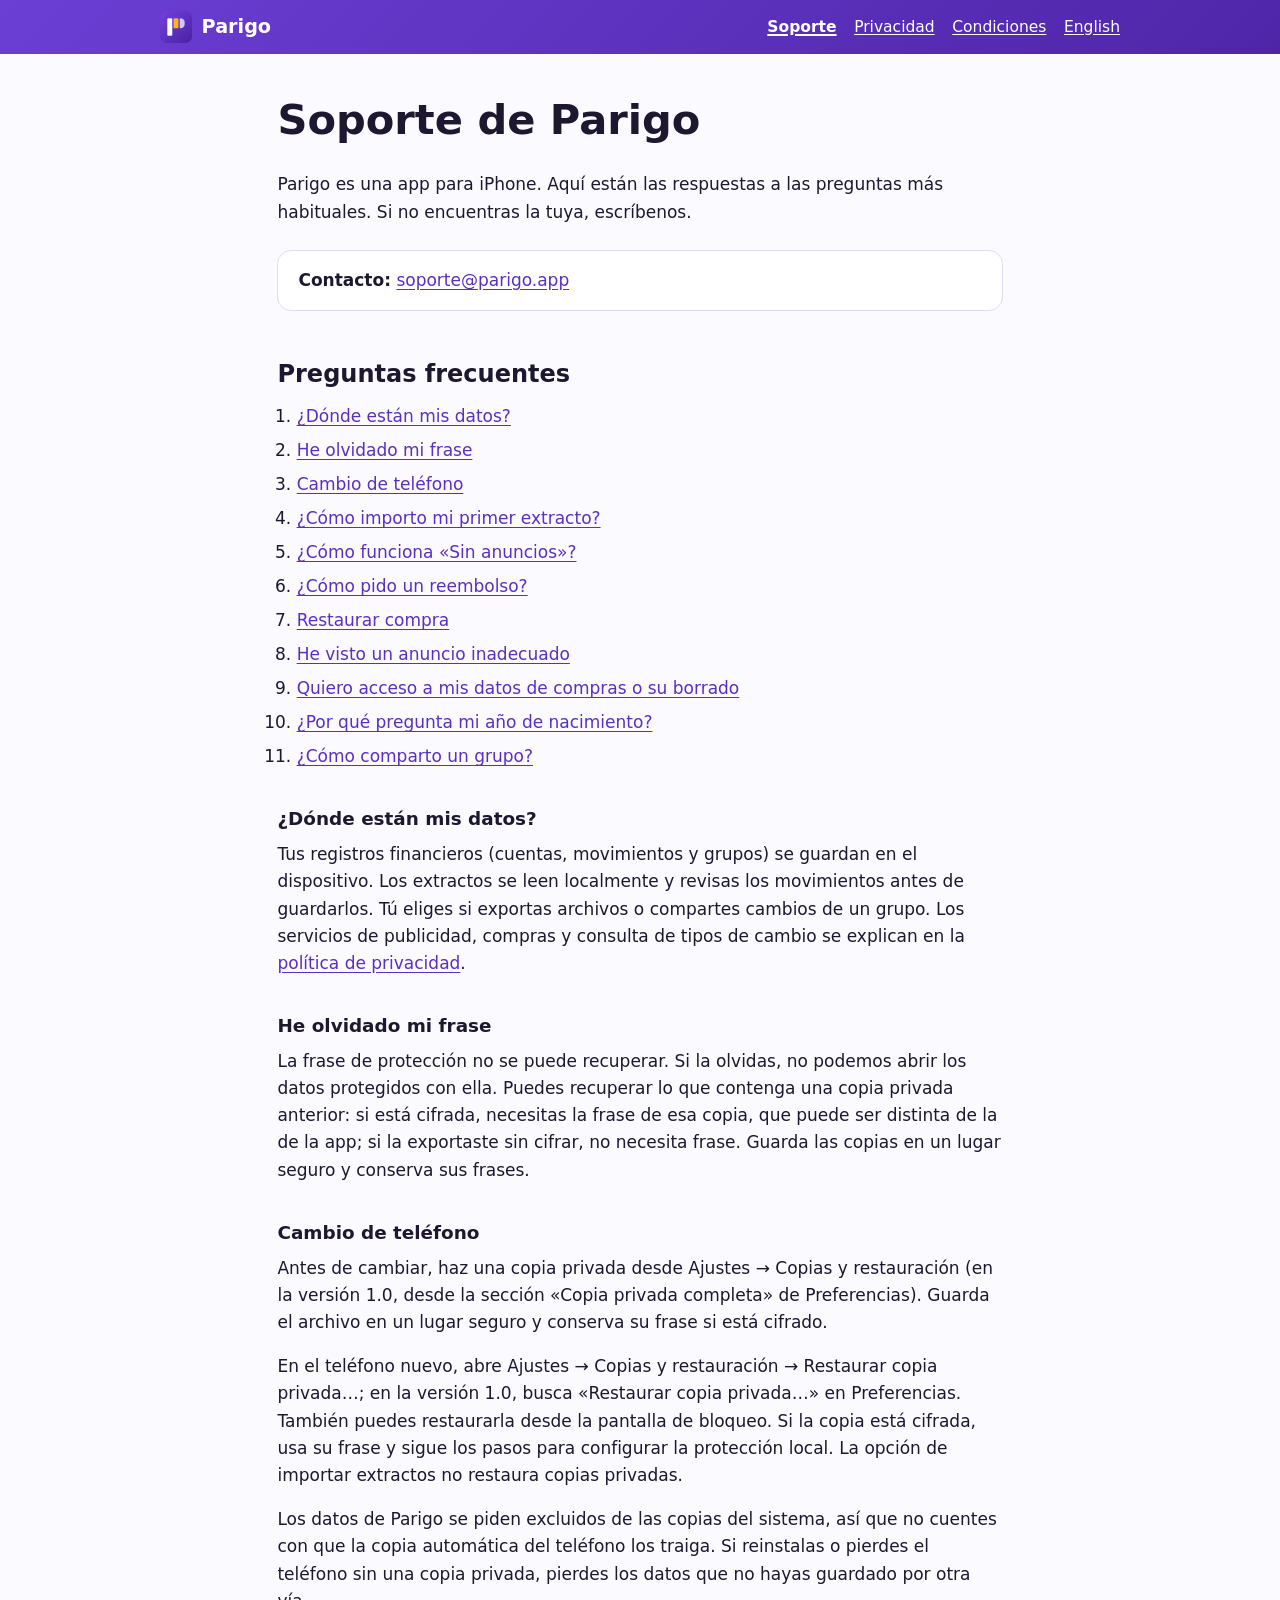
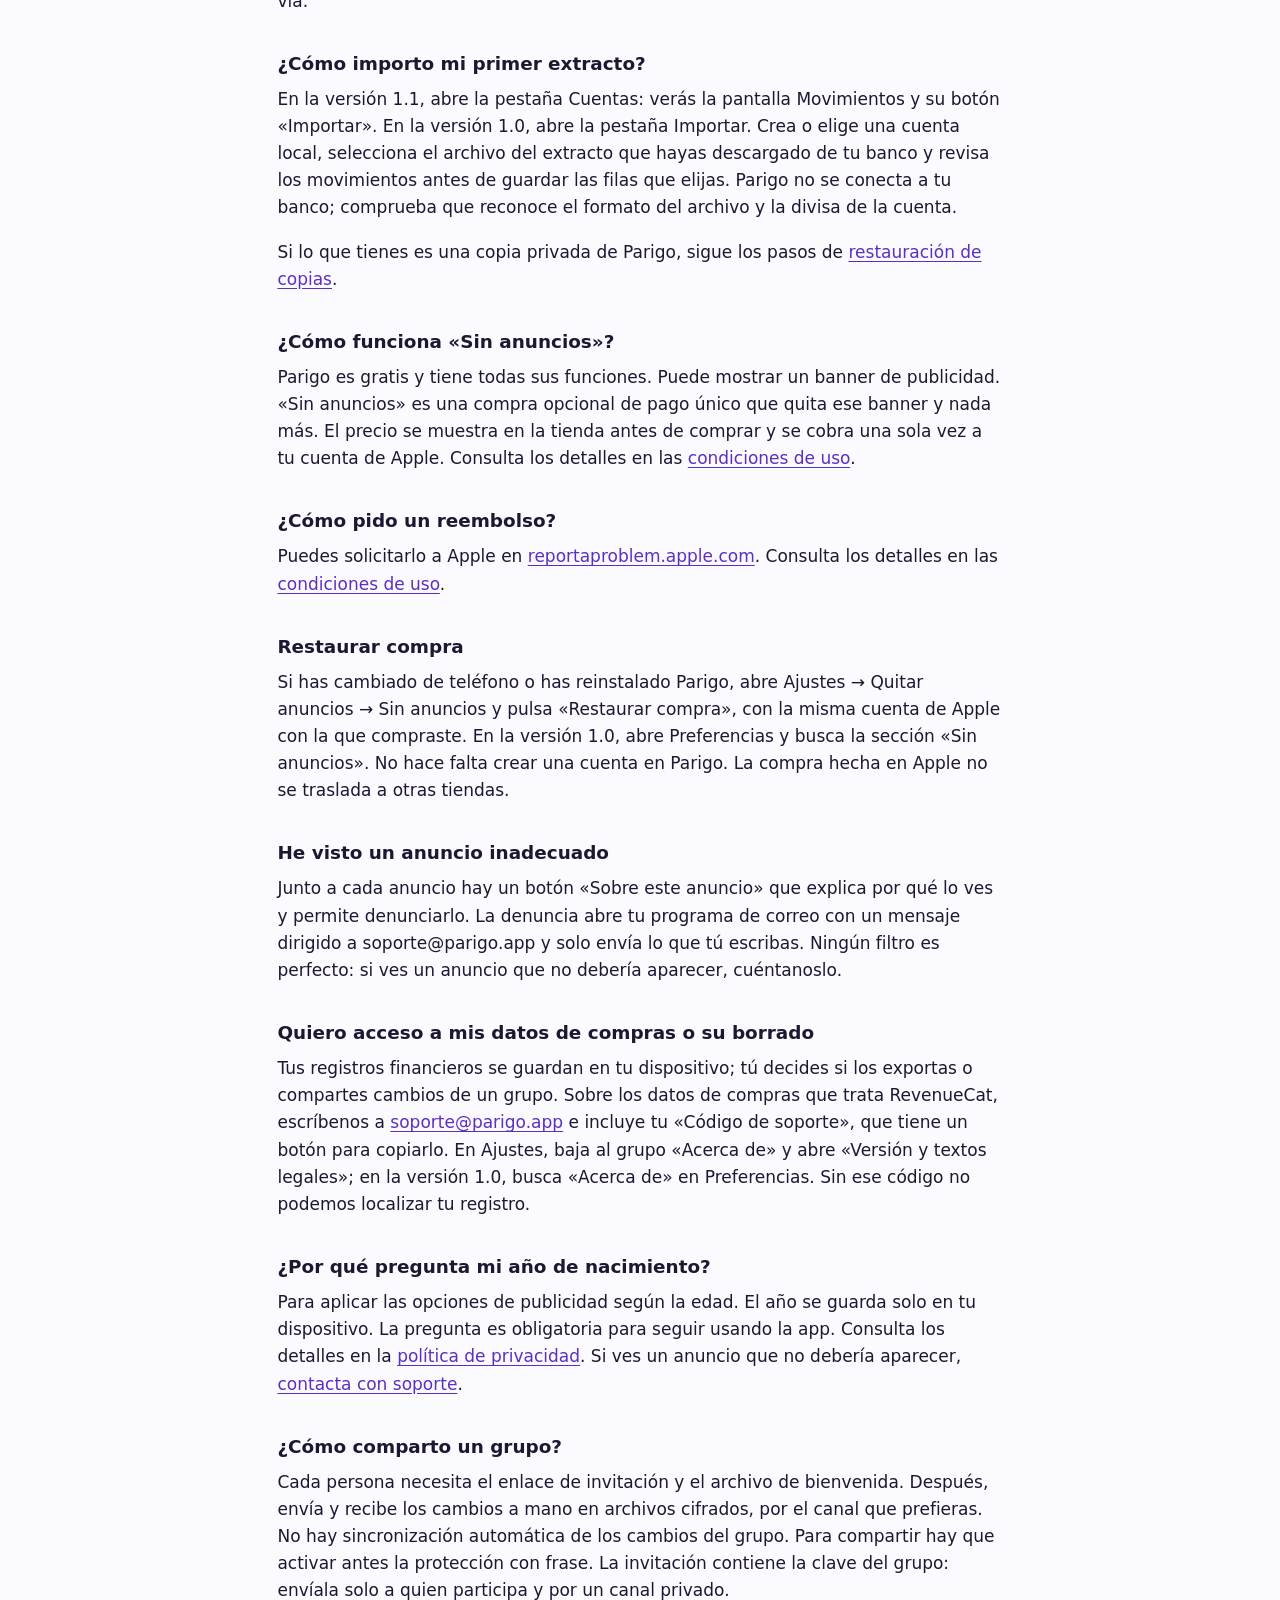
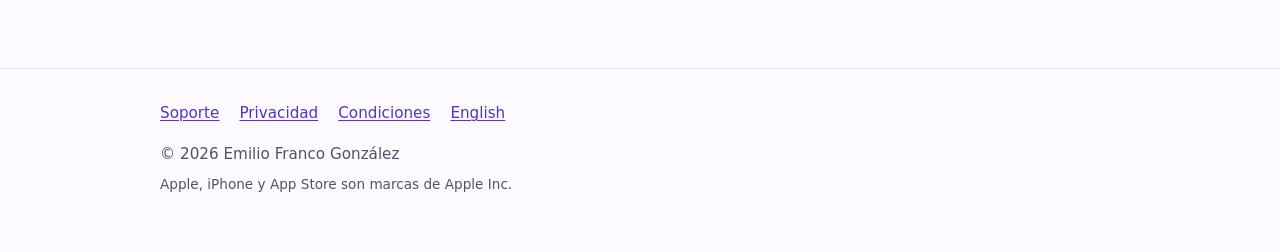
<file: soporte/index.html>
<!doctype html>
<html lang="es">
<head>
<meta charset="utf-8">
<meta name="viewport" content="width=device-width, initial-scale=1">
<title>Soporte — Parigo</title>
<meta name="description" content="Ayuda de Parigo: datos, frase de protección, compra única «Sin anuncios», restauración, reembolsos y grupos compartidos por archivos.">
<meta name="color-scheme" content="light dark">
<meta name="theme-color" content="#4F25A8">
<link rel="alternate" hreflang="es" href="https://parigo.app/soporte/"><link rel="alternate" hreflang="en" href="https://parigo.app/en/support/"><link rel="alternate" hreflang="x-default" href="https://parigo.app/soporte/">
<link rel="canonical" href="https://parigo.app/soporte/">
<meta property="og:type" content="website">
<meta property="og:site_name" content="Parigo">
<meta property="og:title" content="Soporte — Parigo">
<meta property="og:description" content="Ayuda de Parigo: datos, frase de protección, compra única «Sin anuncios», restauración, reembolsos y grupos compartidos por archivos.">
<meta property="og:url" content="https://parigo.app/soporte/">
<meta property="og:image" content="https://parigo.app/icon-512.png">
<meta property="og:image:alt" content="Icono de Parigo">
<meta property="og:locale" content="es_ES">
<meta name="twitter:card" content="summary">
<link rel="icon" type="image/png" sizes="48x48" href="../favicon.png">
<link rel="apple-touch-icon" href="../apple-touch-icon.png">
<link rel="stylesheet" href="../estilo.css">
</head>
<body class="pag-support">
<a class="saltar" href="#contenido">Saltar al contenido</a>

<header class="cabecera">
  <div class="envoltorio barra">
    <a class="marca" href="../index.html"><img src="../icon-512.png" width="32" height="32" alt=""><span>Parigo</span></a>
    <nav aria-label="Principal"><a href="../soporte/index.html" aria-current="page">Soporte</a><a href="../privacidad/index.html">Privacidad</a><a href="../condiciones/index.html">Condiciones</a><a href="../en/support/index.html" lang="en" hreflang="en">English</a></nav>
  </div>
</header>
<main id="contenido">
<div class="envoltorio texto">
<h1>Soporte de Parigo</h1>
<p>Parigo es una app para iPhone. Aquí están las respuestas a las preguntas más habituales. Si no encuentras la tuya, escríbenos.</p>
<div class="contacto" id="contacto">
  <p><strong>Contacto:</strong> <a href="mailto:soporte@parigo.app">soporte@parigo.app</a></p>
</div>

<h2>Preguntas frecuentes</h2>
<ol class="indice">
  <li><a href="#datos">¿Dónde están mis datos?</a></li>
  <li><a href="#frase">He olvidado mi frase</a></li>
  <li><a href="#telefono">Cambio de teléfono</a></li>
  <li><a href="#primer-extracto">¿Cómo importo mi primer extracto?</a></li>
  <li><a href="#sin-anuncios">¿Cómo funciona «Sin anuncios»?</a></li>
  <li><a href="#reembolso">¿Cómo pido un reembolso?</a></li>
  <li><a href="#restaurar">Restaurar compra</a></li>
  <li><a href="#anuncio">He visto un anuncio inadecuado</a></li>
  <li><a href="#derechos">Quiero acceso a mis datos de compras o su borrado</a></li>
  <li><a href="#nacimiento">¿Por qué pregunta mi año de nacimiento?</a></li>
  <li><a href="#grupos">¿Cómo comparto un grupo?</a></li>
</ol>

<h3 id="datos">¿Dónde están mis datos?</h3>
<p>Tus registros financieros (cuentas, movimientos y grupos) se guardan en el dispositivo. Los extractos se leen localmente y revisas los movimientos antes de guardarlos. Tú eliges si exportas archivos o compartes cambios de un grupo. Los servicios de publicidad, compras y consulta de tipos de cambio se explican en la <a href="../privacidad/index.html">política de privacidad</a>.</p>

<h3 id="frase">He olvidado mi frase</h3>
<p>La frase de protección no se puede recuperar. Si la olvidas, no podemos abrir los datos protegidos con ella. Puedes recuperar lo que contenga una copia privada anterior: si está cifrada, necesitas la frase de esa copia, que puede ser distinta de la de la app; si la exportaste sin cifrar, no necesita frase. Guarda las copias en un lugar seguro y conserva sus frases.</p>

<h3 id="telefono">Cambio de teléfono</h3>
<p>Antes de cambiar, haz una copia privada desde Ajustes → Copias y restauración (en la versión 1.0, desde la sección «Copia privada completa» de Preferencias). Guarda el archivo en un lugar seguro y conserva su frase si está cifrado.</p>
<p>En el teléfono nuevo, abre Ajustes → Copias y restauración → Restaurar copia privada…; en la versión 1.0, busca «Restaurar copia privada…» en Preferencias. También puedes restaurarla desde la pantalla de bloqueo. Si la copia está cifrada, usa su frase y sigue los pasos para configurar la protección local. La opción de importar extractos no restaura copias privadas.</p>
<p>Los datos de Parigo se piden excluidos de las copias del sistema, así que no cuentes con que la copia automática del teléfono los traiga. Si reinstalas o pierdes el teléfono sin una copia privada, pierdes los datos que no hayas guardado por otra vía.</p>

<h3 id="primer-extracto">¿Cómo importo mi primer extracto?</h3>
<p>En la versión 1.1, abre la pestaña Cuentas: verás la pantalla Movimientos y su botón «Importar». En la versión 1.0, abre la pestaña Importar. Crea o elige una cuenta local, selecciona el archivo del extracto que hayas descargado de tu banco y revisa los movimientos antes de guardar las filas que elijas. Parigo no se conecta a tu banco; comprueba que reconoce el formato del archivo y la divisa de la cuenta.</p>
<p>Si lo que tienes es una copia privada de Parigo, sigue los pasos de <a href="#telefono">restauración de copias</a>.</p>

<h3 id="sin-anuncios"><span id="cancelar"></span>¿Cómo funciona «Sin anuncios»?</h3>
<p>Parigo es gratis y tiene todas sus funciones. Puede mostrar un banner de publicidad. «Sin anuncios» es una compra opcional de pago único que quita ese banner y nada más. El precio se muestra en la tienda antes de comprar y se cobra una sola vez a tu cuenta de Apple. Consulta los detalles en las <a href="../condiciones/index.html">condiciones de uso</a>.</p>

<h3 id="reembolso">¿Cómo pido un reembolso?</h3>
<p>Puedes solicitarlo a Apple en <a href="https://reportaproblem.apple.com">reportaproblem.apple.com</a>. Consulta los detalles en las <a href="../condiciones/index.html">condiciones de uso</a>.</p>

<h3 id="restaurar">Restaurar compra</h3>
<p>Si has cambiado de teléfono o has reinstalado Parigo, abre Ajustes → Quitar anuncios → Sin anuncios y pulsa «Restaurar compra», con la misma cuenta de Apple con la que compraste. En la versión 1.0, abre Preferencias y busca la sección «Sin anuncios». No hace falta crear una cuenta en Parigo. La compra hecha en Apple no se traslada a otras tiendas.</p>

<h3 id="anuncio">He visto un anuncio inadecuado</h3>
<p>Junto a cada anuncio hay un botón «Sobre este anuncio» que explica por qué lo ves y permite denunciarlo. La denuncia abre tu programa de correo con un mensaje dirigido a soporte@parigo.app y solo envía lo que tú escribas. Ningún filtro es perfecto: si ves un anuncio que no debería aparecer, cuéntanoslo.</p>

<h3 id="derechos">Quiero acceso a mis datos de compras o su borrado</h3>
<p>Tus registros financieros se guardan en tu dispositivo; tú decides si los exportas o compartes cambios de un grupo. Sobre los datos de compras que trata RevenueCat, escríbenos a <a href="mailto:soporte@parigo.app">soporte@parigo.app</a> e incluye tu «Código de soporte», que tiene un botón para copiarlo. En Ajustes, baja al grupo «Acerca de» y abre «Versión y textos legales»; en la versión 1.0, busca «Acerca de» en Preferencias. Sin ese código no podemos localizar tu registro.</p>

<h3 id="nacimiento">¿Por qué pregunta mi año de nacimiento?</h3>
<p>Para aplicar las opciones de publicidad según la edad. El año se guarda solo en tu dispositivo. La pregunta es obligatoria para seguir usando la app. Consulta los detalles en la <a href="../privacidad/index.html">política de privacidad</a>. Si ves un anuncio que no debería aparecer, <a href="#contacto">contacta con soporte</a>.</p>

<h3 id="grupos">¿Cómo comparto un grupo?</h3>
<p>Cada persona necesita el enlace de invitación y el archivo de bienvenida. Después, envía y recibe los cambios a mano en archivos cifrados, por el canal que prefieras. No hay sincronización automática de los cambios del grupo. Para compartir hay que activar antes la protección con frase. La invitación contiene la clave del grupo: envíala solo a quien participa y por un canal privado.</p>

</div>
</main>
<footer class="pie">
  <div class="envoltorio">
    <nav aria-label="Pie"><a href="../soporte/index.html">Soporte</a><a href="../privacidad/index.html">Privacidad</a><a href="../condiciones/index.html">Condiciones</a><a href="../en/support/index.html" lang="en" hreflang="en">English</a></nav>
    <p>© 2026 Emilio Franco González</p>
    <p class="menor">Apple, iPhone y App Store son marcas de Apple Inc.</p>
  </div>
</footer>
</body>
</html>
</file>
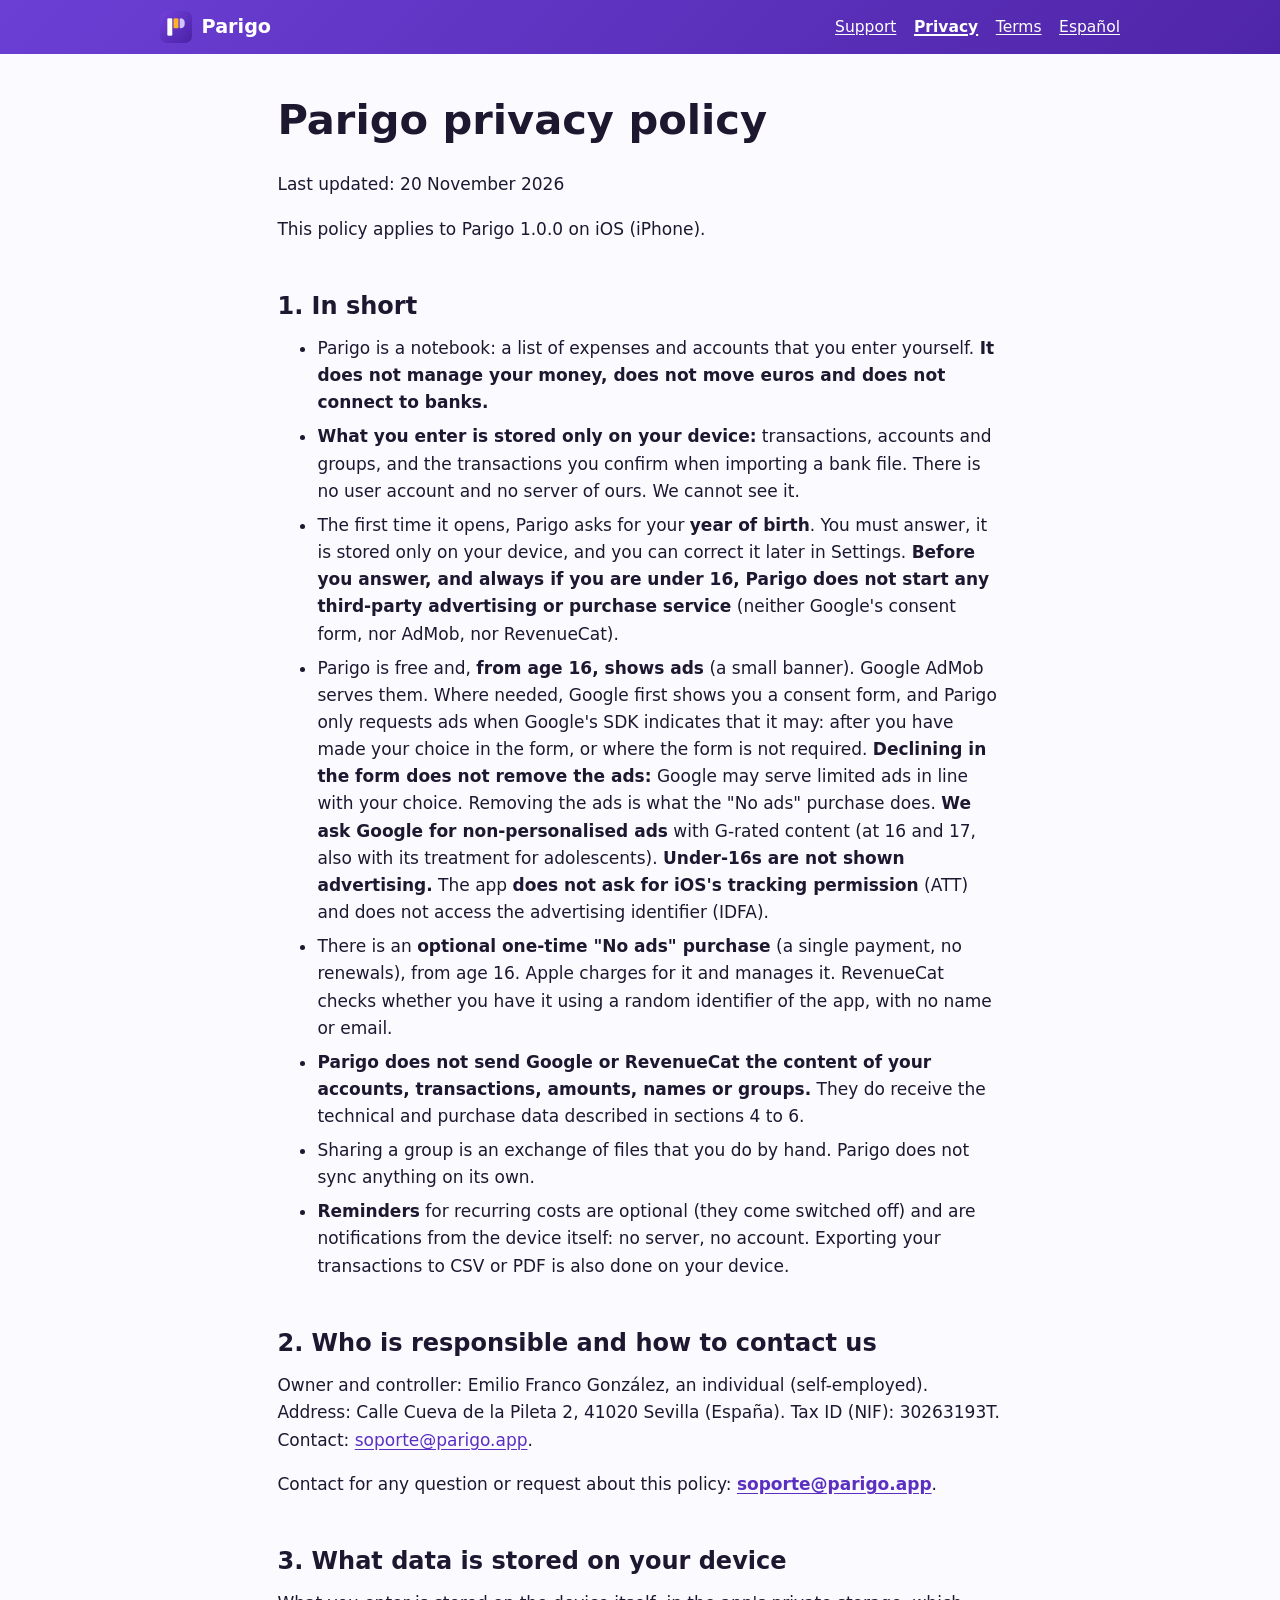
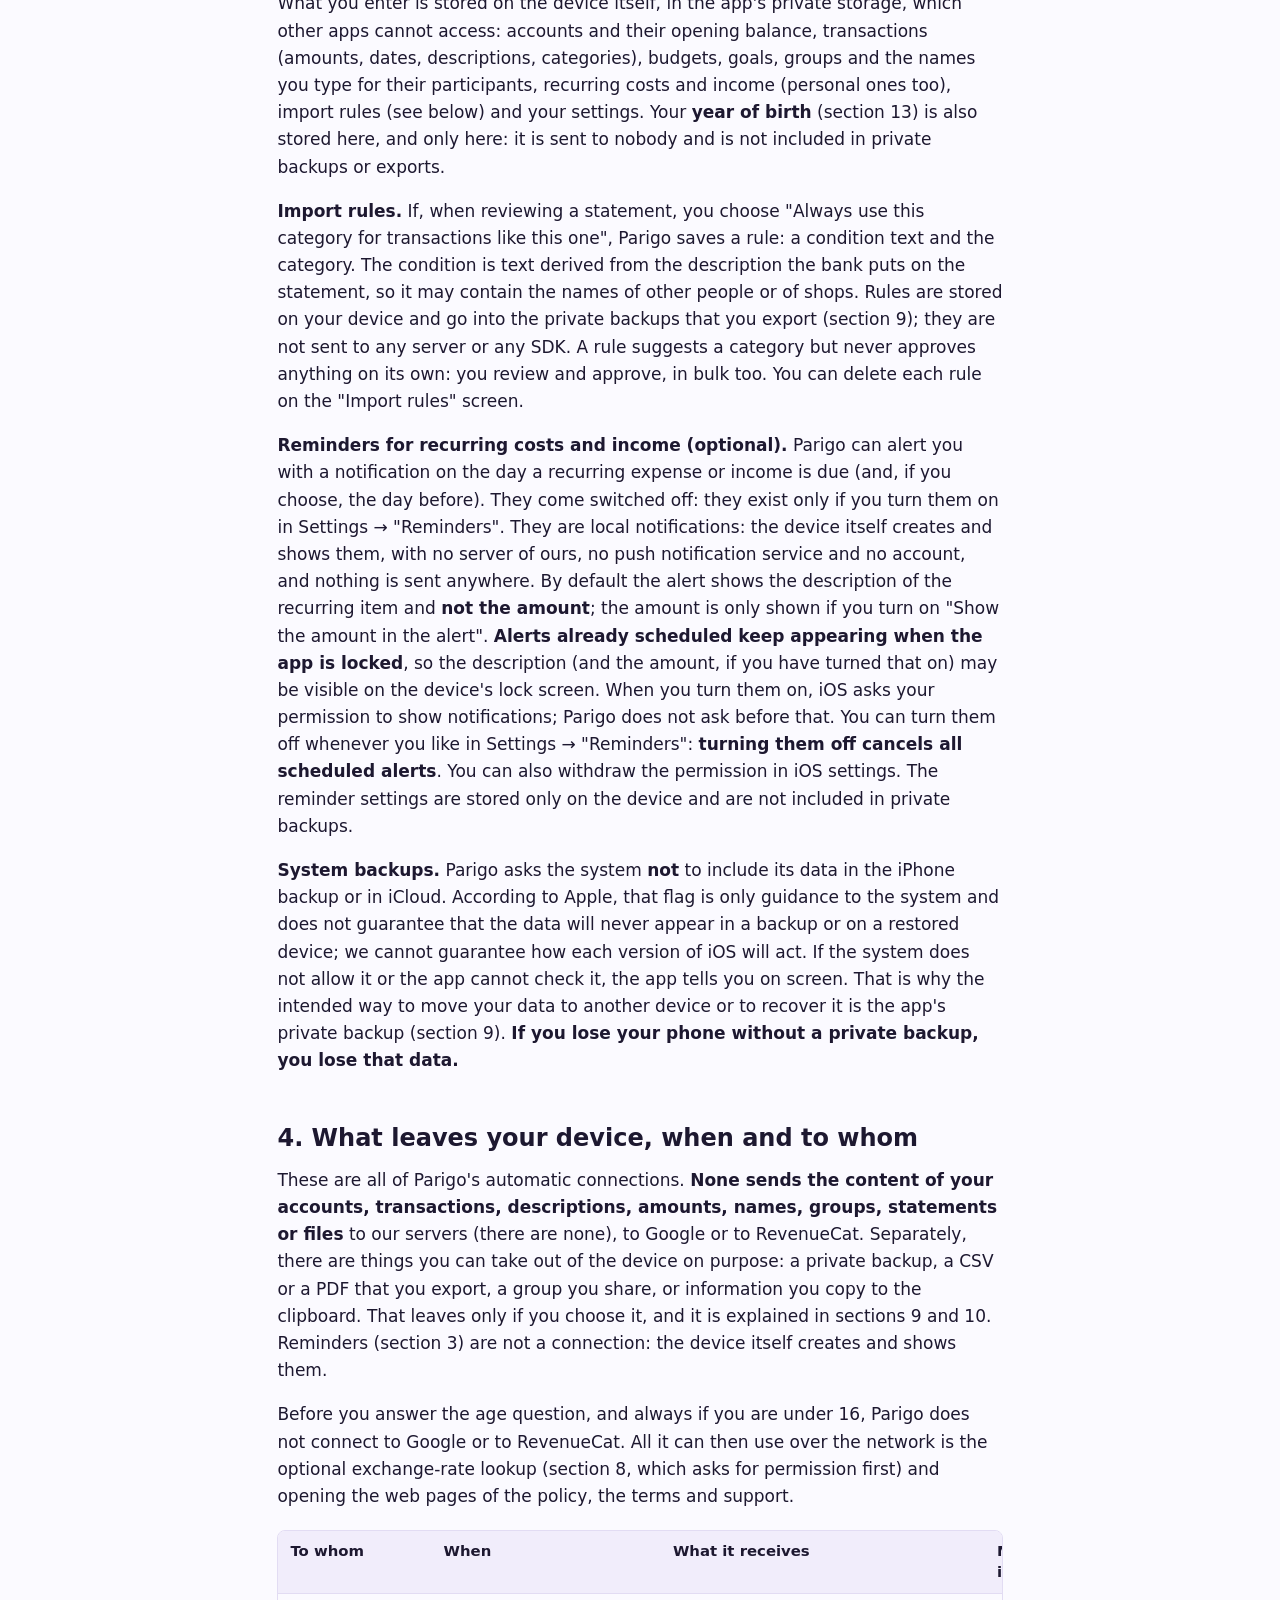
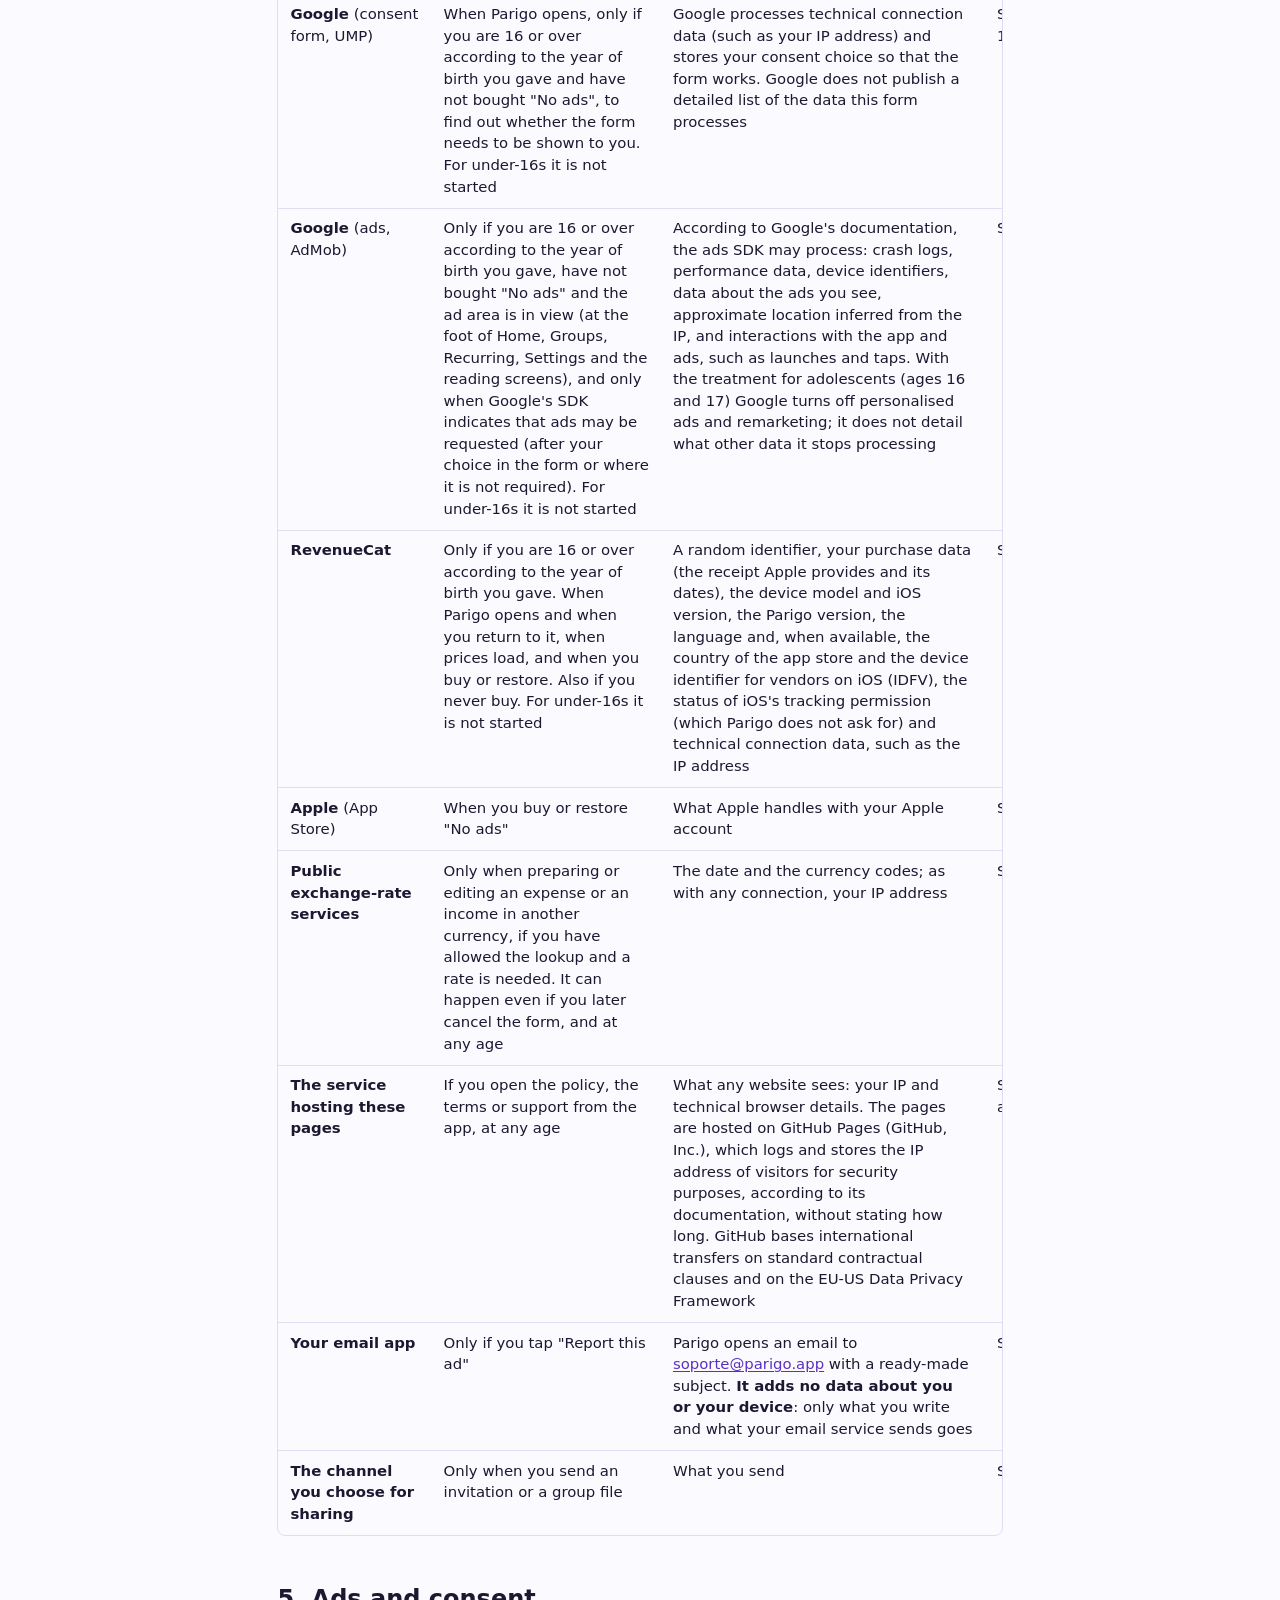
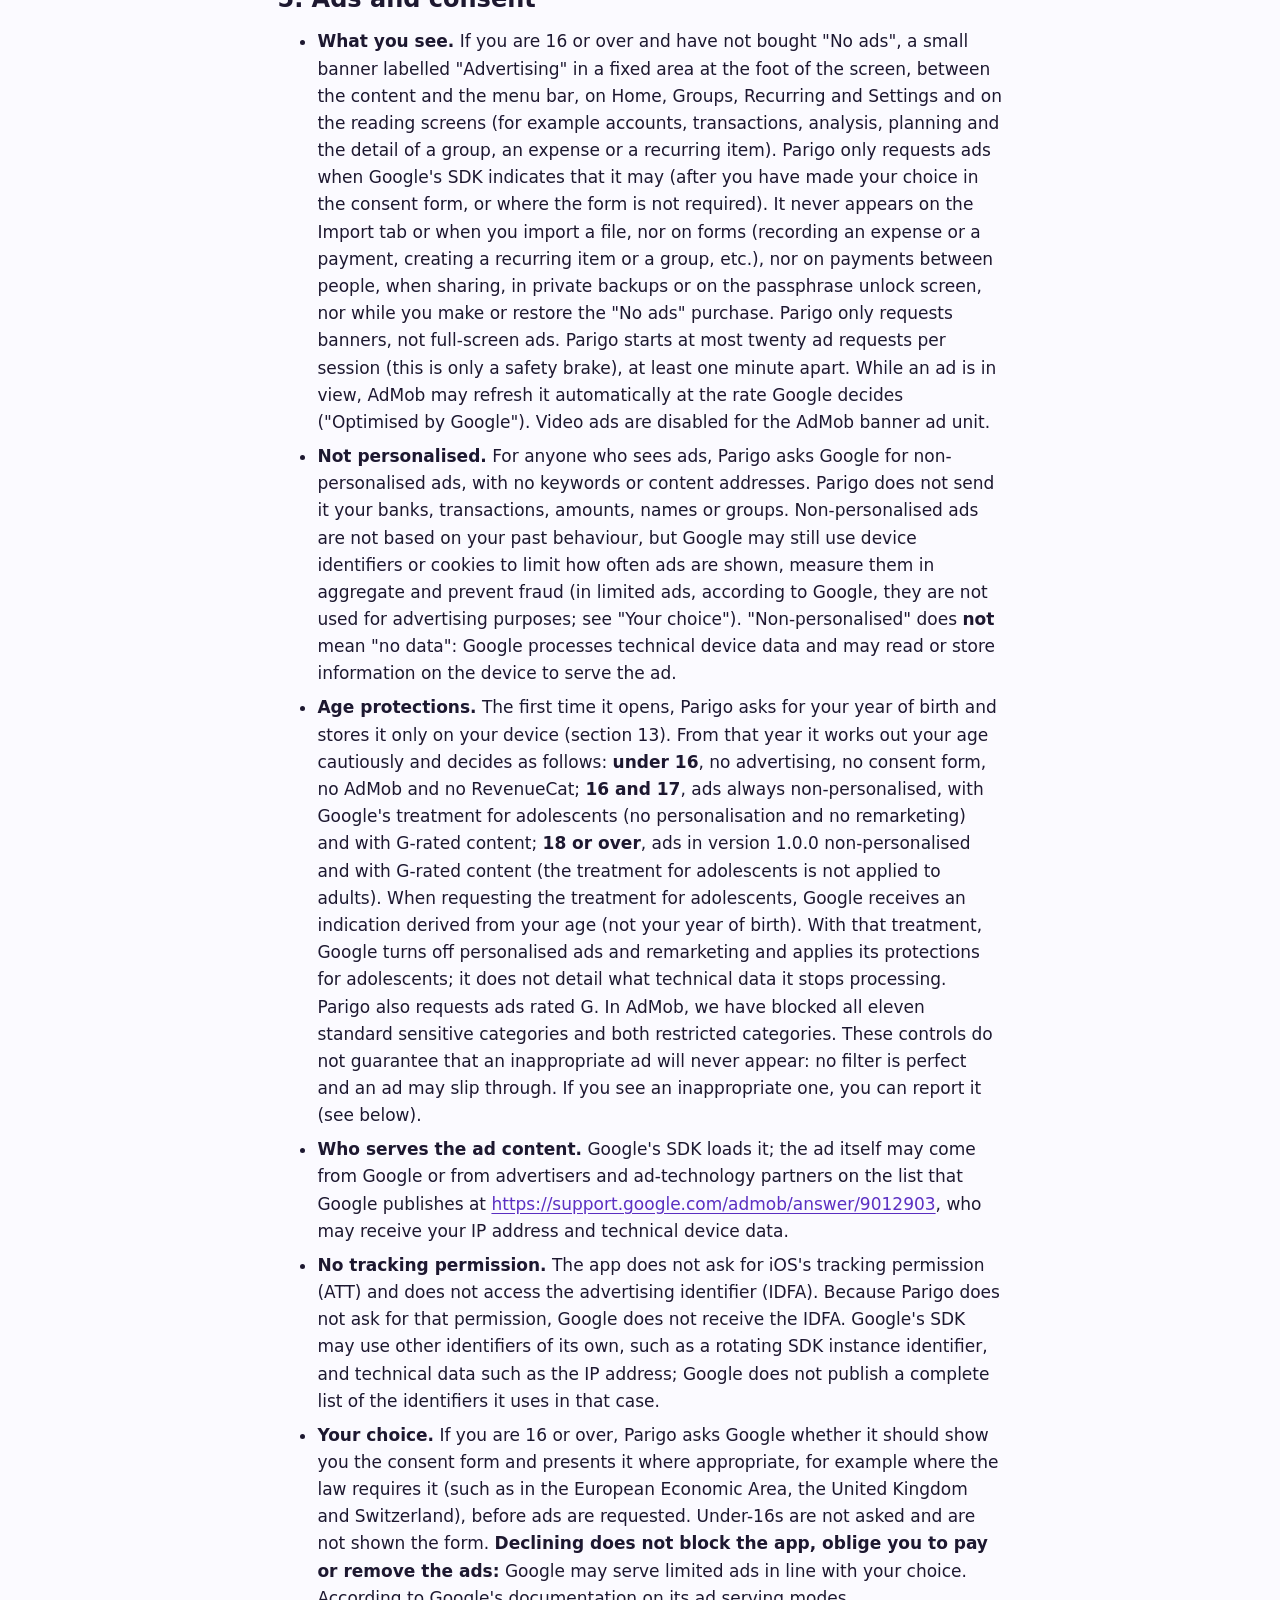
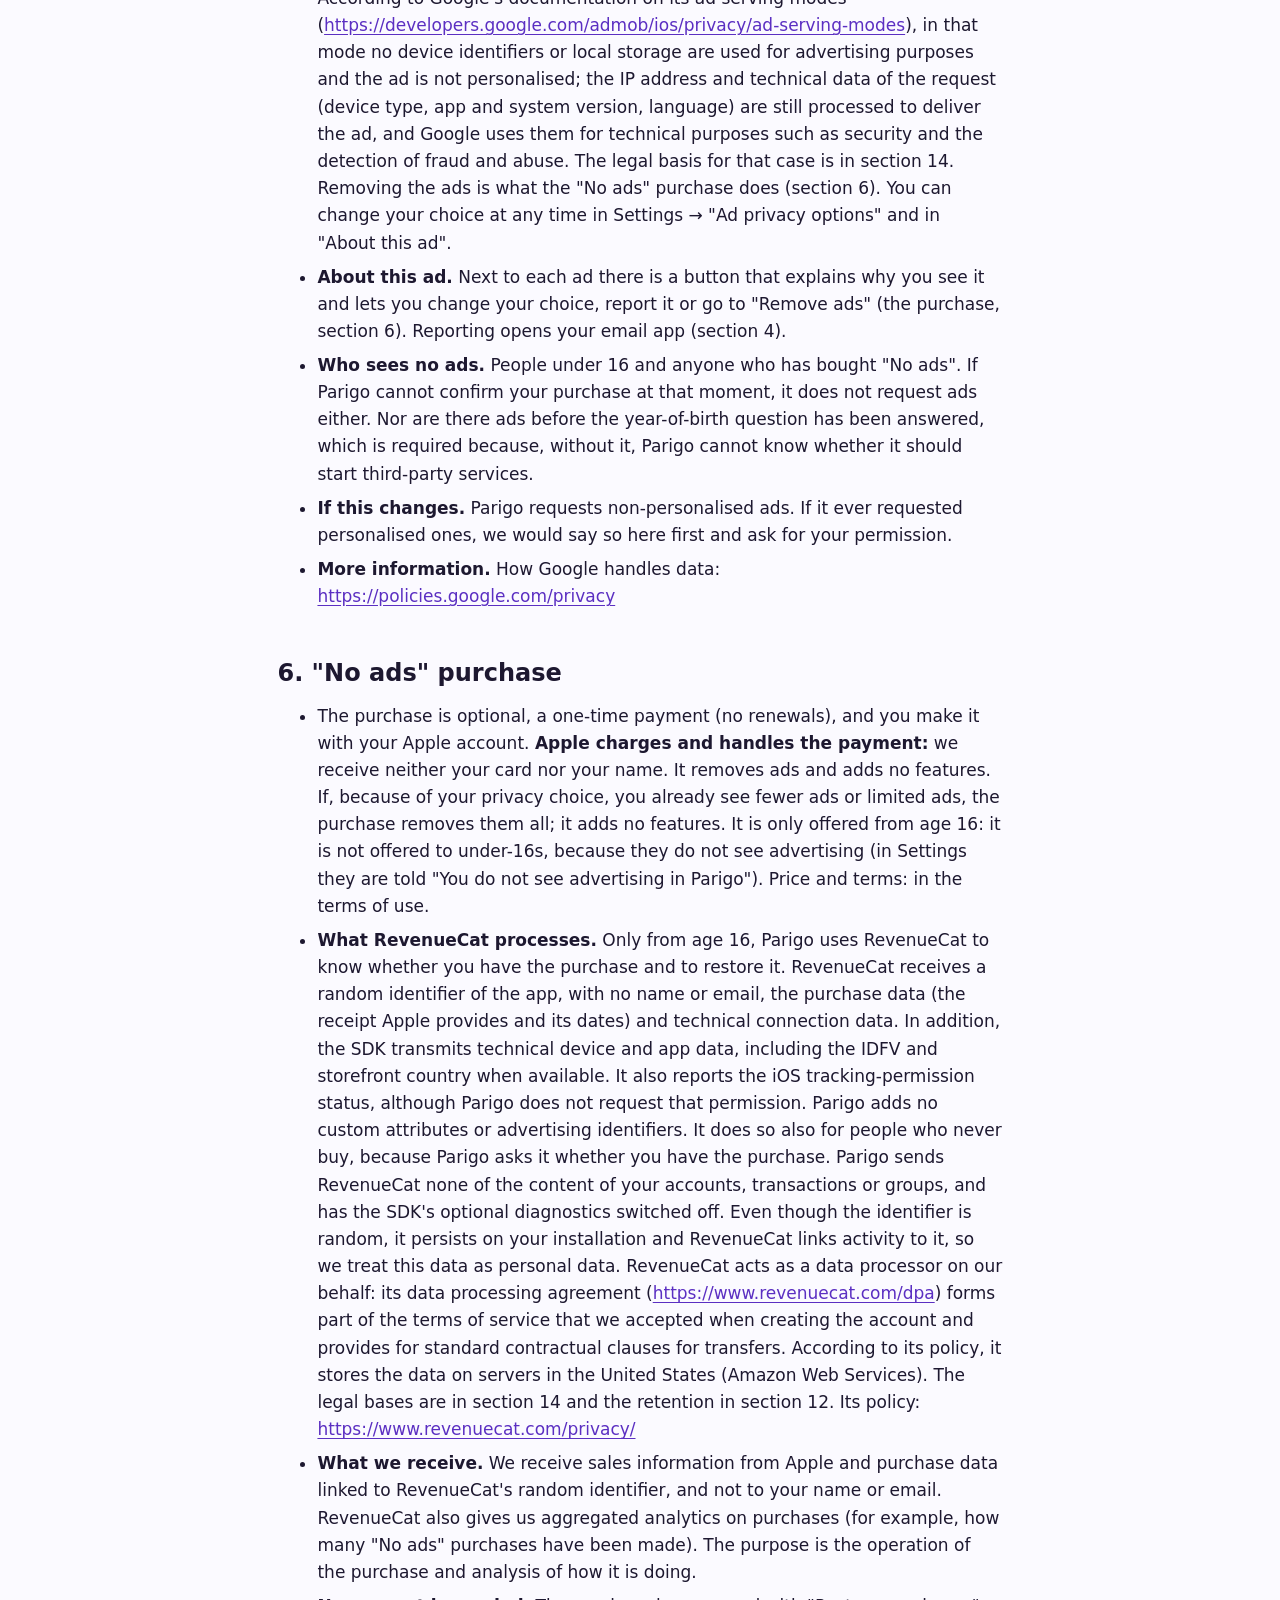
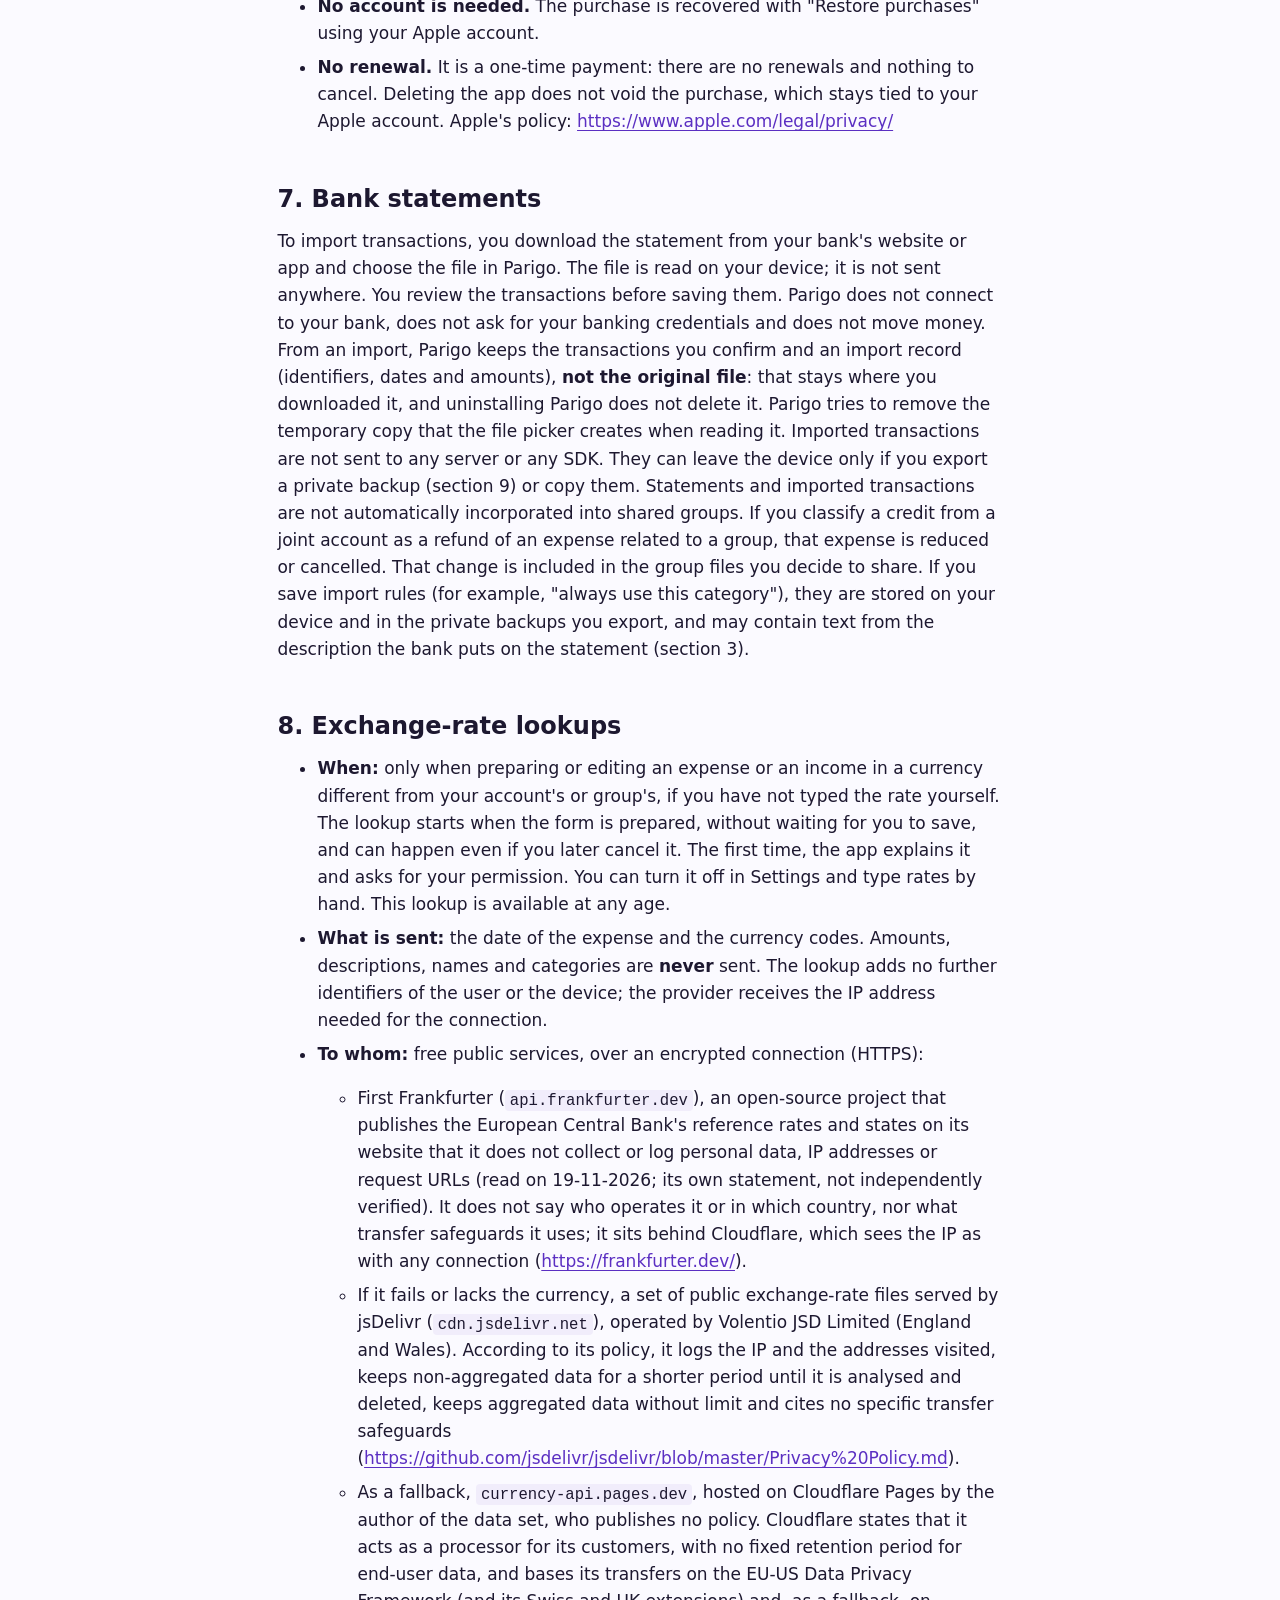
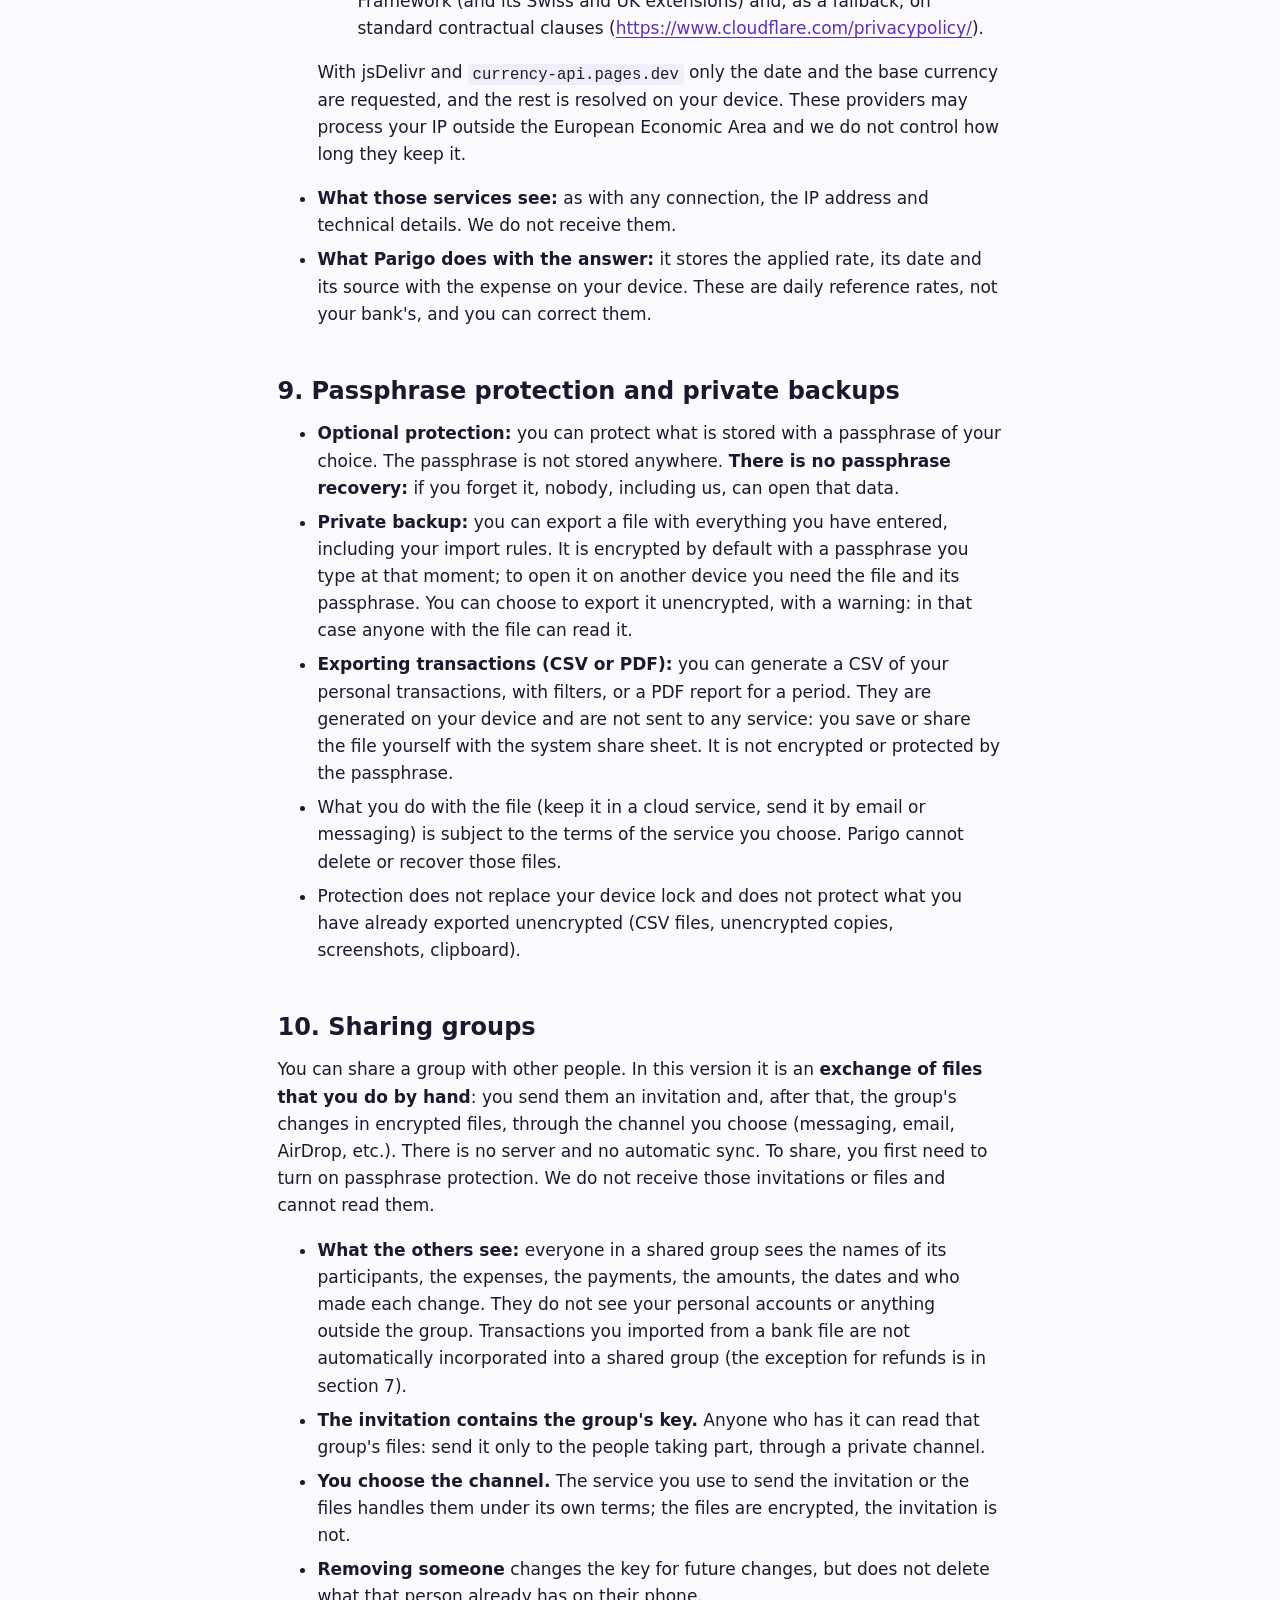
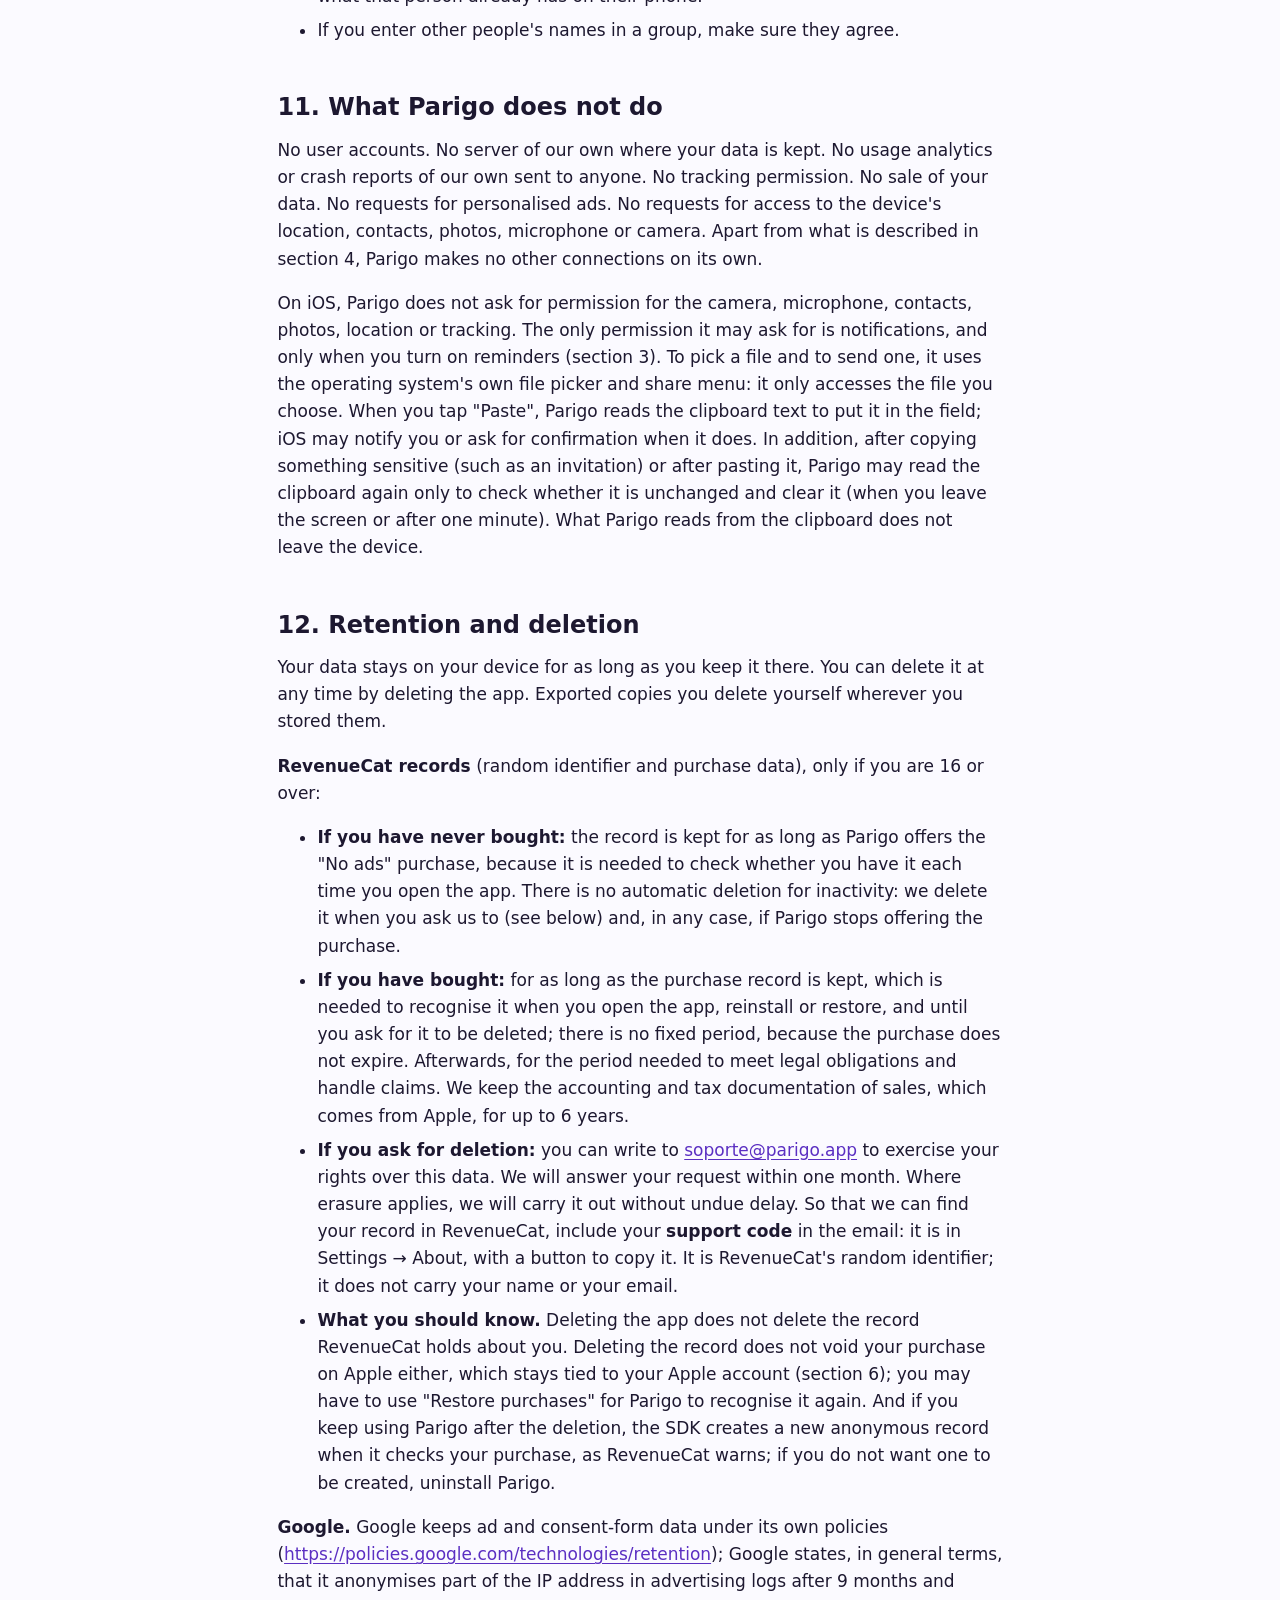
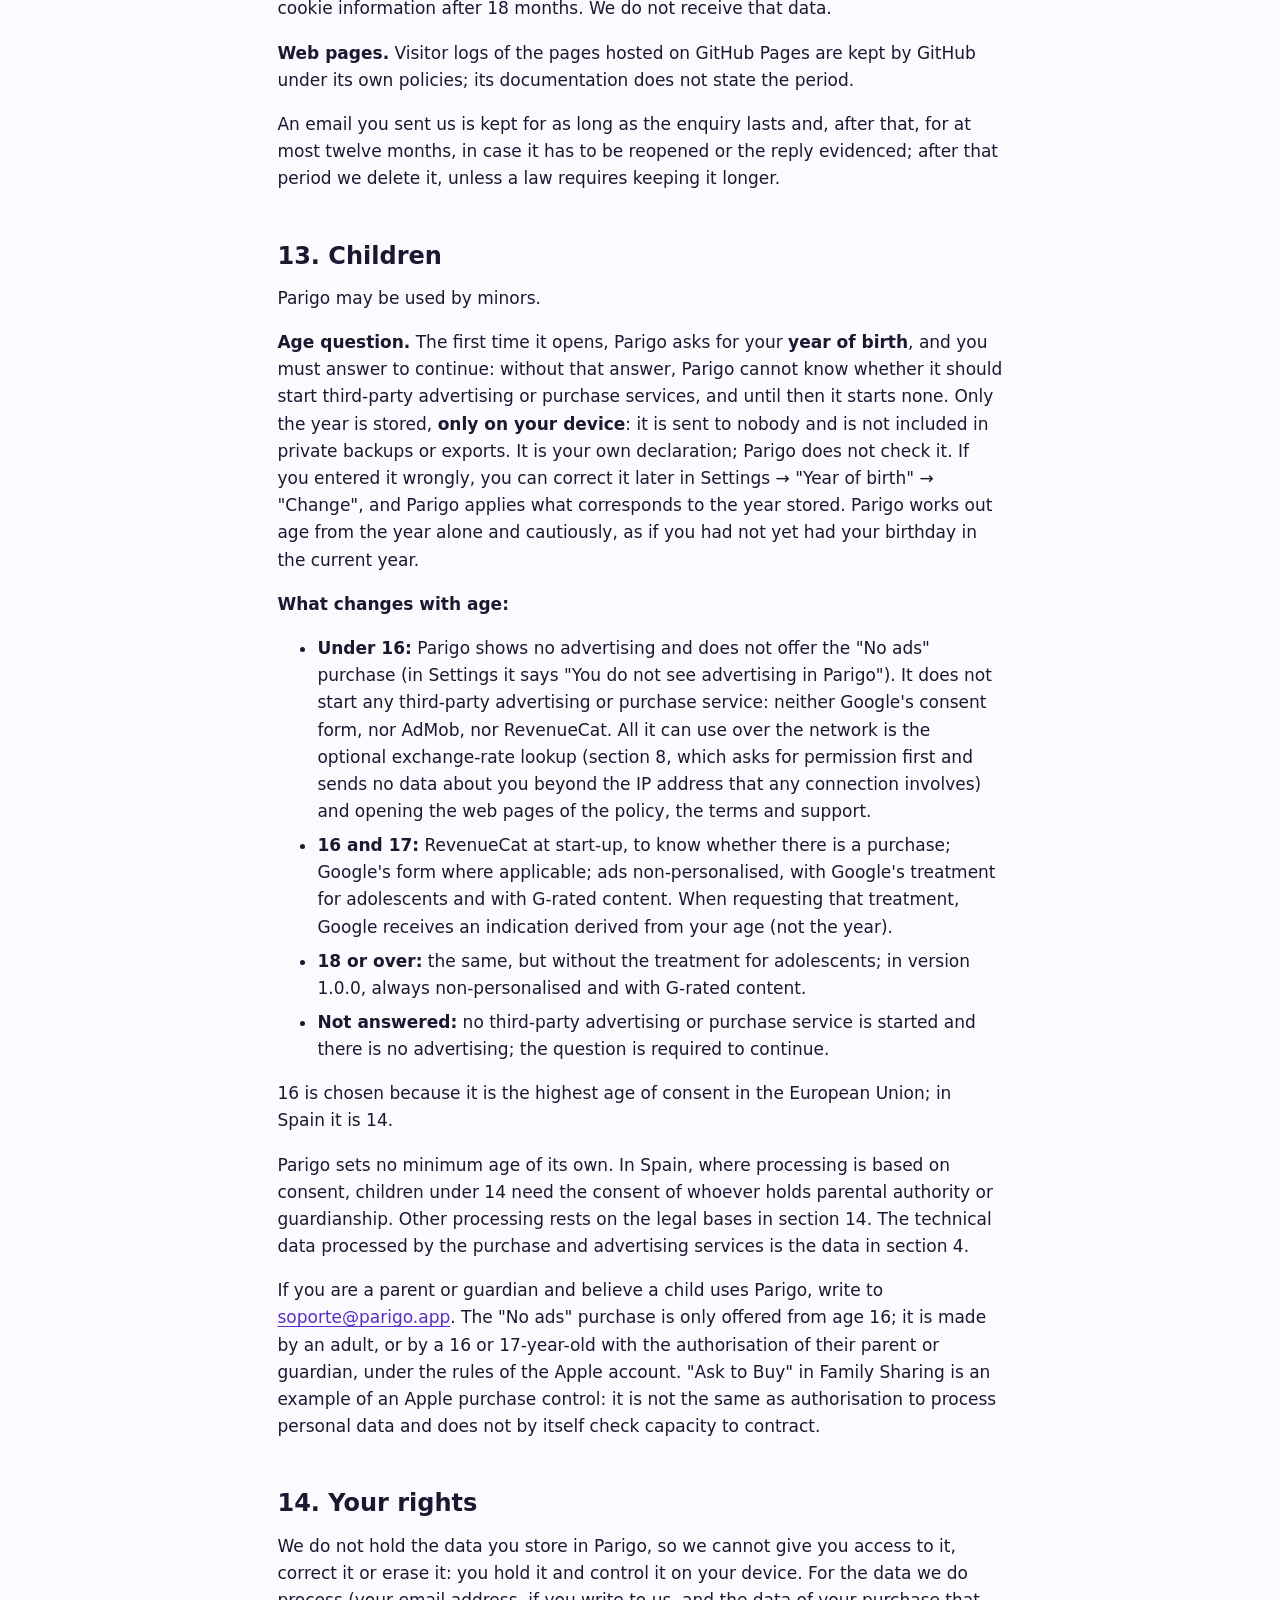
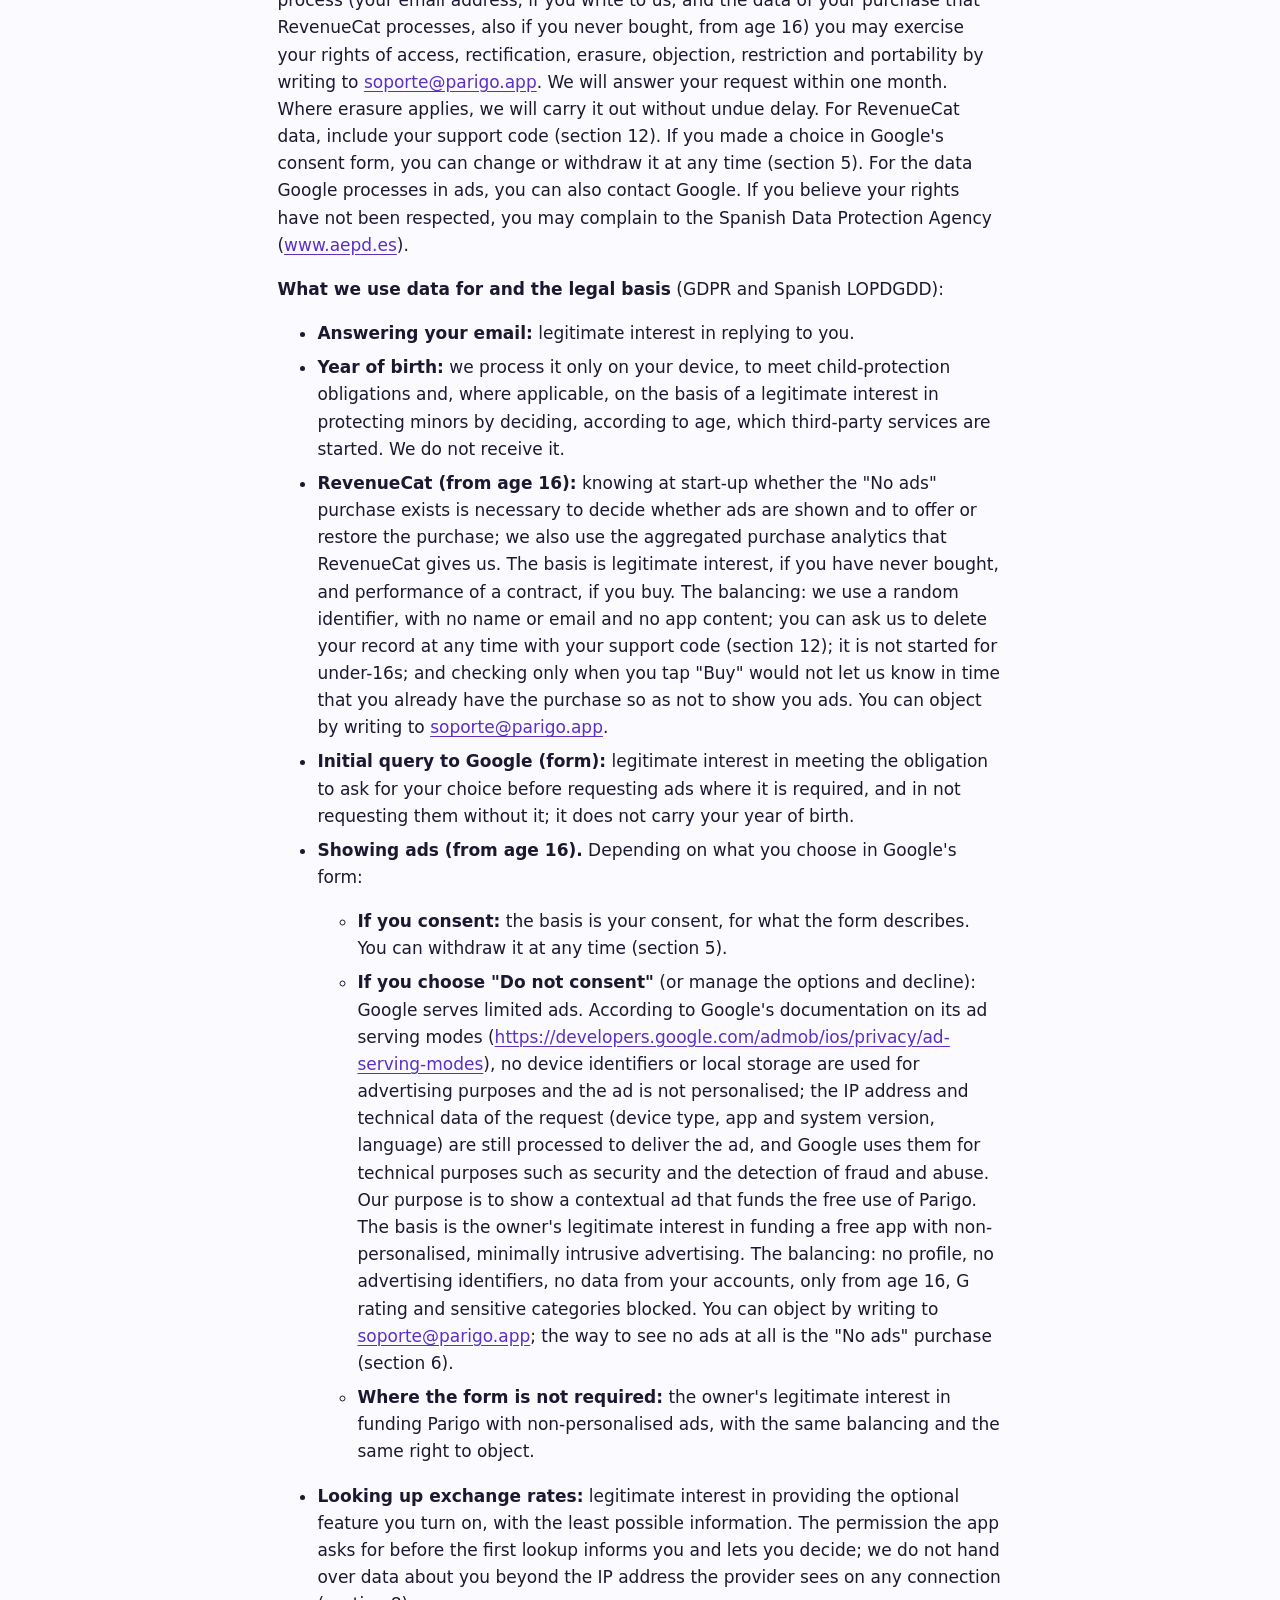
<file: en/privacy/index.html>
<!doctype html>
<html lang="en">
<head>
<meta charset="utf-8">
<meta name="viewport" content="width=device-width, initial-scale=1">
<title>Parigo privacy policy</title>
<meta name="description" content="Parigo privacy policy for iOS.">
<meta name="color-scheme" content="light dark">
<meta name="theme-color" content="#4F25A8">
<link rel="alternate" hreflang="es" href="https://parigo.app/privacidad/"><link rel="alternate" hreflang="en" href="https://parigo.app/en/privacy/"><link rel="alternate" hreflang="x-default" href="https://parigo.app/privacidad/">
<link rel="canonical" href="https://parigo.app/en/privacy/">
<meta property="og:type" content="website">
<meta property="og:site_name" content="Parigo">
<meta property="og:title" content="Parigo privacy policy">
<meta property="og:description" content="Parigo privacy policy for iOS.">
<meta property="og:url" content="https://parigo.app/en/privacy/">
<meta property="og:image" content="https://parigo.app/icon-512.png">
<meta property="og:image:alt" content="Parigo icon">
<meta property="og:locale" content="en_GB">
<meta name="twitter:card" content="summary">
<link rel="icon" type="image/png" sizes="48x48" href="../../favicon.png">
<link rel="apple-touch-icon" href="../../apple-touch-icon.png">
<link rel="stylesheet" href="../../estilo.css">
</head>
<body class="pag-privacy">
<a class="saltar" href="#contenido">Skip to content</a>

<header class="cabecera">
  <div class="envoltorio barra">
    <a class="marca" href="../../en/index.html"><img src="../../icon-512.png" width="32" height="32" alt=""><span>Parigo</span></a>
    <nav aria-label="Main"><a href="../../en/support/index.html">Support</a><a href="../../en/privacy/index.html" aria-current="page">Privacy</a><a href="../../en/terms/index.html">Terms</a><a href="../../privacidad/index.html" lang="es" hreflang="es">Español</a></nav>
  </div>
</header>
<main id="contenido">
<div class="envoltorio texto">
<h1 id="parigo-privacy-policy">Parigo privacy policy</h1>
<p>Last updated: 20 November 2026</p>
<p>This policy applies to Parigo 1.0.0 on iOS (iPhone).</p>
<h2 id="1-in-short">1. In short</h2>
<ul>
<li>Parigo is a notebook: a list of expenses and accounts that you enter yourself. <strong>It does not manage your money, does not
move euros and does not connect to banks.</strong></li>
<li><strong>What you enter is stored only on your device:</strong> transactions, accounts and groups, and the transactions you confirm
when importing a bank file. There is no user account and no server of ours. We cannot see it.</li>
<li>The first time it opens, Parigo asks for your <strong>year of birth</strong>. You must answer, it is stored only on your device, and
you can correct it later in Settings. <strong>Before you answer, and always if you are under 16, Parigo does not start any
third-party advertising or purchase service</strong> (neither Google's consent form, nor AdMob, nor RevenueCat).</li>
<li>Parigo is free and, <strong>from age 16, shows ads</strong> (a small banner). Google AdMob serves them. Where needed, Google first
shows you a consent form, and Parigo only requests ads when Google's SDK indicates that it may: after you have made
your choice in the form, or where the form is not required. <strong>Declining in the form does not remove the ads:</strong> Google
may serve limited ads in line with your choice. Removing the ads is what the "No ads" purchase does. <strong>We ask Google for
non-personalised ads</strong> with G-rated content (at 16 and 17, also with its treatment for adolescents). <strong>Under-16s are
not shown advertising.</strong> The app <strong>does not ask for iOS's tracking permission</strong> (ATT) and does not access the
advertising identifier (IDFA).</li>
<li>There is an <strong>optional one-time "No ads" purchase</strong> (a single payment, no renewals), from age 16. Apple charges for it
and manages it. RevenueCat checks whether you have it using a random identifier of the app, with no name or email.</li>
<li><strong>Parigo does not send Google or RevenueCat the content of your accounts, transactions, amounts, names or groups.</strong>
They do receive the technical and purchase data described in sections 4 to 6.</li>
<li>Sharing a group is an exchange of files that you do by hand. Parigo does not sync anything on its own.</li>
<li><strong>Reminders</strong> for recurring costs are optional (they come switched off) and are notifications from the device itself:
no server, no account. Exporting your transactions to CSV or PDF is also done on your device.</li>
</ul>
<h2 id="2-who-is-responsible-and-how-to-contact-us">2. Who is responsible and how to contact us</h2>
<p>Owner and controller: Emilio Franco González, an individual (self-employed). Address: Calle Cueva de la Pileta 2, 41020
Sevilla (España). Tax ID (NIF): 30263193T. Contact: <a href="mailto:soporte@parigo.app">soporte@parigo.app</a>.</p>
<p>Contact for any question or request about this policy: <strong><a href="mailto:soporte@parigo.app">soporte@parigo.app</a></strong>.</p>
<h2 id="3-what-data-is-stored-on-your-device">3. What data is stored on your device</h2>
<p>What you enter is stored on the device itself, in the app's private storage, which other apps cannot access: accounts and
their opening balance, transactions (amounts, dates, descriptions, categories), budgets, goals, groups and the names you
type for their participants, recurring costs and income (personal ones too), import rules (see below) and your
settings. Your <strong>year of birth</strong> (section 13) is also stored here, and only here: it is sent to nobody and is not
included in private backups or exports.</p>
<p><strong>Import rules.</strong> If, when reviewing a statement, you choose "Always use this category for transactions like this one",
Parigo saves a rule: a condition text and the category. The condition is text derived from the description the bank puts
on the statement, so it may contain the names of other people or of shops. Rules are stored on your device and go into
the private backups that you export (section 9); they are not sent to any server or any SDK. A rule suggests a
category but never approves anything on its own: you review and approve, in bulk too. You can delete each rule on the
"Import rules" screen.</p>
<p><strong>Reminders for recurring costs and income (optional).</strong> Parigo can alert you with a notification on the day a recurring
expense or income is due (and, if you choose, the day before). They come switched off: they exist only if you turn them
on in Settings → "Reminders". They are local notifications: the device itself creates and shows them, with no server
of ours, no push notification service and no account, and nothing is sent anywhere. By default the alert shows the
description of the recurring item and <strong>not the amount</strong>; the amount is only shown if you turn on "Show the amount in
the alert". <strong>Alerts already scheduled keep appearing when the app is locked</strong>, so the description (and the amount, if you
have turned that on) may be visible on the device's lock screen. When you turn them on, iOS asks your permission to show
notifications; Parigo does not ask before that. You can turn them off whenever you like in Settings → "Reminders":
<strong>turning them off cancels all scheduled alerts</strong>. You can also withdraw the permission in iOS settings. The reminder
settings are stored only on the device and are not included in private backups.</p>
<p><strong>System backups.</strong> Parigo asks the system <strong>not</strong> to include its data in the iPhone backup or in iCloud. According to
Apple, that flag is only guidance to the system and does not guarantee that the data will never appear in a backup or on
a restored device; we cannot guarantee how each version of iOS will act. If the system does not allow it or the app
cannot check it, the app tells you on screen. That is why the intended way to move your data to another device or to
recover it is the app's private backup (section 9). <strong>If you lose your phone without a private backup, you lose that
data.</strong></p>
<h2 id="4-what-leaves-your-device-when-and-to-whom">4. What leaves your device, when and to whom</h2>
<p>These are all of Parigo's automatic connections. <strong>None sends the content of your accounts, transactions, descriptions,
amounts, names, groups, statements or files</strong> to our servers (there are none), to Google or to RevenueCat. Separately,
there are things you can take out of the device on purpose: a private backup, a CSV or a PDF that you export, a group
you share, or information you copy to the clipboard. That leaves only if you choose it, and it is explained in sections
9 and 10. Reminders (section 3) are not a connection: the device itself creates and shows them.</p>
<p>Before you answer the age question, and always if you are under 16, Parigo does not connect to Google or to RevenueCat.
All it can then use over the network is the optional exchange-rate lookup (section 8, which asks for permission first)
and opening the web pages of the policy, the terms and support.</p>
<div class="tabla" role="region" aria-label="Table" tabindex="0"><table>
<thead><tr><th scope="col">To whom</th><th scope="col">When</th><th scope="col">What it receives</th><th scope="col">More information</th></tr></thead>
<tbody>
<tr><td><strong>Google</strong> (consent form, UMP)</td><td>When Parigo opens, only if you are 16 or over according to the year of birth you gave and have not bought "No ads", to find out whether the form needs to be shown to you. For under-16s it is not started</td><td>Google processes technical connection data (such as your IP address) and stores your consent choice so that the form works. Google does not publish a detailed list of the data this form processes</td><td>Sections 5, 12 and 14</td></tr>
<tr><td><strong>Google</strong> (ads, AdMob)</td><td>Only if you are 16 or over according to the year of birth you gave, have not bought "No ads" and the ad area is in view (at the foot of Home, Groups, Recurring, Settings and the reading screens), and only when Google's SDK indicates that ads may be requested (after your choice in the form or where it is not required). For under-16s it is not started</td><td>According to Google's documentation, the ads SDK may process: crash logs, performance data, device identifiers, data about the ads you see, approximate location inferred from the IP, and interactions with the app and ads, such as launches and taps. With the treatment for adolescents (ages 16 and 17) Google turns off personalised ads and remarketing; it does not detail what other data it stops processing</td><td>Section 5</td></tr>
<tr><td><strong>RevenueCat</strong></td><td>Only if you are 16 or over according to the year of birth you gave. When Parigo opens and when you return to it, when prices load, and when you buy or restore. Also if you never buy. For under-16s it is not started</td><td>A random identifier, your purchase data (the receipt Apple provides and its dates), the device model and iOS version, the Parigo version, the language and, when available, the country of the app store and the device identifier for vendors on iOS (IDFV), the status of iOS's tracking permission (which Parigo does not ask for) and technical connection data, such as the IP address</td><td>Section 6</td></tr>
<tr><td><strong>Apple</strong> (App Store)</td><td>When you buy or restore "No ads"</td><td>What Apple handles with your Apple account</td><td>Section 6</td></tr>
<tr><td><strong>Public exchange-rate services</strong></td><td>Only when preparing or editing an expense or an income in another currency, if you have allowed the lookup and a rate is needed. It can happen even if you later cancel the form, and at any age</td><td>The date and the currency codes; as with any connection, your IP address</td><td>Section 8</td></tr>
<tr><td><strong>The service hosting these pages</strong></td><td>If you open the policy, the terms or support from the app, at any age</td><td>What any website sees: your IP and technical browser details. The pages are hosted on GitHub Pages (GitHub, Inc.), which logs and stores the IP address of visitors for security purposes, according to its documentation, without stating how long. GitHub bases international transfers on standard contractual clauses and on the EU-US Data Privacy Framework</td><td>Sections 12 and 14</td></tr>
<tr><td><strong>Your email app</strong></td><td>Only if you tap "Report this ad"</td><td>Parigo opens an email to <a href="mailto:soporte@parigo.app">soporte@parigo.app</a> with a ready-made subject. <strong>It adds no data about you or your device</strong>: only what you write and what your email service sends goes</td><td>Section 5</td></tr>
<tr><td><strong>The channel you choose for sharing</strong></td><td>Only when you send an invitation or a group file</td><td>What you send</td><td>Section 10</td></tr>
</tbody>
</table></div>
<h2 id="5-ads-and-consent">5. Ads and consent</h2>
<ul>
<li><strong>What you see.</strong> If you are 16 or over and have not bought "No ads", a small banner labelled "Advertising" in a fixed
area at the foot of the screen, between the content and the menu bar, on Home, Groups, Recurring and Settings and
on the reading screens (for example accounts, transactions, analysis, planning and the detail of a group, an expense
or a recurring item). Parigo only requests ads when Google's SDK indicates that it may (after you
have made your choice in the consent form, or where the form is not required). It never appears on the Import tab or
when you import a file, nor on forms (recording an expense or a payment, creating a recurring item or a group, etc.),
nor on payments between people, when sharing, in private backups or on the passphrase unlock screen, nor while you
make or restore the "No ads" purchase. Parigo only requests banners, not full-screen ads. Parigo starts at most twenty
ad requests per session (this is only a safety brake), at least one minute apart. While an ad is in view, AdMob may
refresh it automatically at the rate Google decides ("Optimised by Google"). Video ads are disabled for the AdMob
banner ad unit.</li>
<li><strong>Not personalised.</strong> For anyone who sees ads, Parigo asks Google for non-personalised ads, with no keywords or content
addresses. Parigo does not send it your banks, transactions, amounts, names or groups. Non-personalised ads are not
based on your past behaviour, but Google may still use device identifiers or cookies to limit how often ads are shown,
measure them in aggregate and prevent fraud (in limited ads, according to Google, they are not used for advertising
purposes; see "Your choice"). "Non-personalised" does <strong>not</strong> mean "no data": Google processes
technical device data and may read or store information on the device to serve the ad.</li>
<li><strong>Age protections.</strong> The first time it opens, Parigo asks for your year of birth and stores it only on your device
(section 13). From that year it works out your age cautiously and decides as follows: <strong>under 16</strong>, no advertising, no
consent form, no AdMob and no RevenueCat; <strong>16 and 17</strong>, ads always non-personalised, with Google's treatment for
adolescents (no personalisation and no remarketing) and with G-rated content; <strong>18 or over</strong>, ads in version 1.0.0
non-personalised and with G-rated content (the treatment for adolescents is not applied to adults). When requesting
the treatment for adolescents, Google receives an indication derived from your age (not your year of birth). With
that treatment, Google turns off personalised ads and remarketing and applies its protections for adolescents; it does
not detail what technical data it stops processing. Parigo also requests ads rated G. In AdMob, we have blocked all
eleven standard sensitive categories and both restricted categories. These controls do not guarantee that an
inappropriate ad will never appear: no filter is perfect and an ad may slip through. If you see an inappropriate one,
you can report it (see below).</li>
<li><strong>Who serves the ad content.</strong> Google's SDK loads it; the ad itself may come from Google or from advertisers and
ad-technology partners on the list that Google publishes at <a href="https://support.google.com/admob/answer/9012903">https://support.google.com/admob/answer/9012903</a>, who may
receive your IP address and technical device data.</li>
<li><strong>No tracking permission.</strong> The app does not ask for iOS's tracking permission (ATT) and does not access the
advertising identifier (IDFA). Because Parigo does not ask for that permission, Google does not receive the IDFA.
Google's SDK may use other identifiers of its own, such as a rotating SDK instance identifier, and technical data such
as the IP address; Google does not publish a complete list of the identifiers it uses in that case.</li>
<li><strong>Your choice.</strong> If you are 16 or over, Parigo asks Google whether it should show you the consent form and presents it
where appropriate, for example where the law requires it (such as in the European Economic Area, the United Kingdom and
Switzerland), before ads are requested. Under-16s are not asked and are not shown the form. <strong>Declining does not block
the app, oblige you to pay or remove the ads:</strong> Google may serve limited ads in line with your choice. According to
Google's documentation on its ad serving modes (<a href="https://developers.google.com/admob/ios/privacy/ad-serving-modes">https://developers.google.com/admob/ios/privacy/ad-serving-modes</a>), in
that mode no device identifiers or local storage are used for advertising purposes and the ad is not personalised; the
IP address and technical data of the request (device type, app and system version, language) are still processed to
deliver the ad, and Google uses them for technical purposes such as security and the detection of fraud and abuse. The
legal basis for that case is in section 14. Removing the ads is what the "No ads" purchase does (section 6). You can change
your choice at any time in Settings → "Ad privacy options" and in "About this ad".</li>
<li><strong>About this ad.</strong> Next to each ad there is a button that explains why you see it and lets you change your choice,
report it or go to "Remove ads" (the purchase, section 6). Reporting opens your email app (section 4).</li>
<li><strong>Who sees no ads.</strong> People under 16 and anyone who has bought "No ads". If Parigo cannot confirm your
purchase at that moment, it does not request ads either. Nor are there ads before the year-of-birth question has
been answered, which is required because, without it, Parigo cannot know whether it should start third-party services.</li>
<li><strong>If this changes.</strong> Parigo requests non-personalised ads. If it ever requested personalised ones, we would say so here
first and ask for your permission.</li>
<li><strong>More information.</strong> How Google handles data: <a href="https://policies.google.com/privacy">https://policies.google.com/privacy</a></li>
</ul>
<h2 id="6-no-ads-purchase">6. "No ads" purchase</h2>
<ul>
<li>The purchase is optional, a one-time payment (no renewals), and you make it with your Apple account. <strong>Apple charges
and handles the payment:</strong> we receive neither your card nor your name. It removes ads and adds no features. If, because
of your privacy choice, you already see fewer ads or limited ads, the purchase removes them all; it adds no features.
It is only offered from age 16: it is not offered to under-16s, because they do not see advertising (in Settings
they are told "You do not see advertising in Parigo"). Price and terms: in the terms of use.</li>
<li><strong>What RevenueCat processes.</strong> Only from age 16, Parigo uses RevenueCat to know whether you have the purchase and to
restore it. RevenueCat receives a random identifier of the app, with no name or email, the purchase data
(the receipt Apple provides and its dates) and technical connection data. In addition,
the SDK transmits technical device and app data, including the IDFV and storefront country when available. It also
reports the iOS tracking-permission status, although Parigo does not request that permission. Parigo adds no custom
attributes or advertising identifiers. It does so also for people who never buy, because Parigo asks it whether you
have the purchase. Parigo sends RevenueCat none of the content of your accounts, transactions or groups, and has
the SDK's optional diagnostics switched off. Even though the identifier
is random, it persists on your installation and RevenueCat links activity to it, so we treat this data as personal
data. RevenueCat acts as a data processor on our behalf: its data processing agreement
(<a href="https://www.revenuecat.com/dpa">https://www.revenuecat.com/dpa</a>) forms part of the terms of service that we accepted when creating the account and
provides for standard contractual clauses for transfers. According to its policy, it stores the data on servers in the
United States (Amazon Web Services). The legal bases are in section 14 and the retention in section 12. Its policy:
<a href="https://www.revenuecat.com/privacy/">https://www.revenuecat.com/privacy/</a></li>
<li><strong>What we receive.</strong> We receive sales information from Apple and purchase data linked to RevenueCat's random
identifier, and not to your name or email. RevenueCat also gives us aggregated analytics on purchases
(for example, how many "No ads" purchases have been made). The purpose is the operation of the
purchase and analysis of how it is doing.</li>
<li><strong>No account is needed.</strong> The purchase is recovered with "Restore purchases" using your Apple account.</li>
<li><strong>No renewal.</strong> It is a one-time payment: there are no renewals and nothing to cancel. Deleting the app does not void
the purchase, which stays tied to your Apple account. Apple's policy: <a href="https://www.apple.com/legal/privacy/">https://www.apple.com/legal/privacy/</a></li>
</ul>
<h2 id="7-bank-statements">7. Bank statements</h2>
<p>To import transactions, you download the statement from your bank's website or app and choose the file in Parigo. The
file is read on your device; it is not sent anywhere. You review the transactions before saving them. Parigo does not
connect to your bank, does not ask for your banking credentials and does not move money. From an import, Parigo keeps the
transactions you confirm and an import record (identifiers, dates and amounts), <strong>not the original file</strong>: that stays
where you downloaded it, and uninstalling Parigo does not delete it. Parigo tries to remove the temporary copy that the
file picker creates when reading it. Imported transactions are not sent to any server or any SDK. They can leave the
device only if you export a private backup (section 9) or copy them. Statements and imported transactions are not
automatically incorporated into shared groups. If you classify a credit from a joint account as a refund of an expense
related to a group, that expense is reduced or cancelled. That change is included in the group files you decide to share.
If you save import rules (for example, "always use this category"), they are stored on your device and in the private
backups you export, and may contain text from the description the bank puts on the statement (section 3).</p>
<h2 id="8-exchange-rate-lookups">8. Exchange-rate lookups</h2>
<ul>
<li><strong>When:</strong> only when preparing or editing an expense or an income in a currency different from your account's or
group's, if you have not typed the rate yourself. The lookup starts when the form is prepared, without waiting for you to
save, and can happen even if you later cancel it. The first time, the app explains it and asks for your permission. You
can turn it off in Settings and type rates by hand. This lookup is available at any age.</li>
<li><strong>What is sent:</strong> the date of the expense and the currency codes. Amounts, descriptions, names and categories are
<strong>never</strong> sent. The lookup adds no further identifiers of the user or the device; the provider receives the IP address
needed for the connection.</li>
<li><p><strong>To whom:</strong> free public services, over an encrypted connection (HTTPS):</p>
<ul>
<li>First Frankfurter (<code>api.frankfurter.dev</code>), an open-source project that publishes the European Central Bank's
reference rates and states on its website that it does not collect or log personal data, IP addresses or request
URLs (read on 19-11-2026; its own statement, not independently verified). It does not say who operates it or in
which country, nor what transfer safeguards it uses; it sits behind Cloudflare, which sees the IP as with any
connection (<a href="https://frankfurter.dev/">https://frankfurter.dev/</a>).</li>
<li>If it fails or lacks the currency, a set of public exchange-rate files served by jsDelivr (<code>cdn.jsdelivr.net</code>),
operated by Volentio JSD Limited (England and Wales). According to its policy, it logs the IP and the addresses
visited, keeps non-aggregated data for a shorter period until it is analysed and deleted, keeps aggregated data
without limit and cites no specific transfer safeguards
(<a href="https://github.com/jsdelivr/jsdelivr/blob/master/Privacy%20Policy.md">https://github.com/jsdelivr/jsdelivr/blob/master/Privacy%20Policy.md</a>).</li>
<li>As a fallback, <code>currency-api.pages.dev</code>, hosted on Cloudflare Pages by the author of the data set, who publishes no
policy. Cloudflare states that it acts as a processor for its customers, with no fixed retention period for
end-user data, and bases its transfers on the EU-US Data Privacy Framework (and its Swiss and UK extensions) and, as
a fallback, on standard contractual clauses (<a href="https://www.cloudflare.com/privacypolicy/">https://www.cloudflare.com/privacypolicy/</a>).</li>
</ul>
<p>With jsDelivr and <code>currency-api.pages.dev</code> only the date and the base currency are requested, and the rest is resolved
on your device. These providers may process your IP outside the European Economic Area and we do not control how long
they keep it.</p></li>
<li><strong>What those services see:</strong> as with any connection, the IP address and technical details. We do not receive them.</li>
<li><strong>What Parigo does with the answer:</strong> it stores the applied rate, its date and its source with the expense on your
device. These are daily reference rates, not your bank's, and you can correct them.</li>
</ul>
<h2 id="9-passphrase-protection-and-private-backups">9. Passphrase protection and private backups</h2>
<ul>
<li><strong>Optional protection:</strong> you can protect what is stored with a passphrase of your choice. The passphrase is not stored
anywhere. <strong>There is no passphrase recovery:</strong> if you forget it, nobody, including us, can open that data.</li>
<li><strong>Private backup:</strong> you can export a file with everything you have entered, including your import rules. It is
encrypted by default with a passphrase you type at that moment; to open it on another device you need the file and its
passphrase. You can choose to export it unencrypted, with a warning: in that case anyone with the file can read it.</li>
<li><strong>Exporting transactions (CSV or PDF):</strong> you can generate a CSV of your personal transactions, with filters, or a PDF
report for a period. They are generated on your device and are not sent to any service: you save or share the file
yourself with the system share sheet. It is not encrypted or protected by the passphrase.</li>
<li>What you do with the file (keep it in a cloud service, send it by email or messaging) is subject to the terms of the
service you choose. Parigo cannot delete or recover those files.</li>
<li>Protection does not replace your device lock and does not protect what you have already exported unencrypted (CSV
files, unencrypted copies, screenshots, clipboard).</li>
</ul>
<h2 id="10-sharing-groups">10. Sharing groups</h2>
<p>You can share a group with other people. In this version it is an <strong>exchange of files that you do by hand</strong>: you send
them an invitation and, after that, the group's changes in encrypted files, through the channel you choose (messaging,
email, AirDrop, etc.). There is no server and no automatic sync. To share, you first need to turn on passphrase
protection. We do not receive those invitations or files and cannot read them.</p>
<ul>
<li><strong>What the others see:</strong> everyone in a shared group sees the names of its participants, the expenses, the payments, the
amounts, the dates and who made each change. They do not see your personal accounts or anything outside the group.
Transactions you imported from a bank file are not automatically incorporated into a shared group (the exception for
refunds is in section 7).</li>
<li><strong>The invitation contains the group's key.</strong> Anyone who has it can read that group's files: send it only to the people
taking part, through a private channel.</li>
<li><strong>You choose the channel.</strong> The service you use to send the invitation or the files handles them under its own terms;
the files are encrypted, the invitation is not.</li>
<li><strong>Removing someone</strong> changes the key for future changes, but does not delete what that person already has on their phone.</li>
<li>If you enter other people's names in a group, make sure they agree.</li>
</ul>
<h2 id="11-what-parigo-does-not-do">11. What Parigo does not do</h2>
<p>No user accounts. No server of our own where your data is kept. No usage analytics or crash reports of our own sent to
anyone. No tracking permission. No sale of your data. No requests for personalised ads. No requests for access to the
device's location, contacts, photos, microphone or camera. Apart from what is described in section 4, Parigo makes no
other connections on its own.</p>
<p>On iOS, Parigo does not ask for permission for the camera, microphone, contacts, photos, location or tracking. The only
permission it may ask for is notifications, and only when you turn on reminders (section 3). To pick a
file and to send one, it uses the operating system's own file picker and share menu: it only accesses the file you
choose. When you tap "Paste", Parigo reads the clipboard text to put it in the field; iOS may notify you or ask for
confirmation when it does. In addition, after copying something sensitive (such as an invitation) or after pasting it,
Parigo may read the clipboard again only to check whether it is unchanged and clear it (when you leave the screen or
after one minute). What Parigo reads from the clipboard does not leave the device.</p>
<h2 id="12-retention-and-deletion">12. Retention and deletion</h2>
<p>Your data stays on your device for as long as you keep it there. You can delete it at any time by deleting the app.
Exported copies you delete yourself wherever you stored them.</p>
<p><strong>RevenueCat records</strong> (random identifier and purchase data), only if you are 16 or over:</p>
<ul>
<li><strong>If you have never bought:</strong> the record is kept for as long as Parigo offers the "No ads" purchase, because it is
needed to check whether you have it each time you open the app. There is no automatic deletion for inactivity: we
delete it when you ask us to (see below) and, in any case, if Parigo stops offering the purchase.</li>
<li><strong>If you have bought:</strong> for as long as the purchase record is kept, which is needed to recognise it when you open the
app, reinstall or restore, and until you ask for it to be deleted; there is no fixed period, because the purchase does
not expire. Afterwards, for the period needed to meet legal obligations and handle claims. We keep the accounting and
tax documentation of sales, which comes from Apple, for up to 6 years.</li>
<li><strong>If you ask for deletion:</strong> you can write to <a href="mailto:soporte@parigo.app">soporte@parigo.app</a> to exercise your rights over this data. We will answer
your request within one month. Where erasure applies, we will carry it out without undue delay. So that we can find
your record in RevenueCat, include your <strong>support code</strong> in the email: it is in Settings → About, with a button to
copy it. It is RevenueCat's random identifier; it does not carry your name or your email.</li>
<li><strong>What you should know.</strong> Deleting the app does not delete the record RevenueCat holds about you. Deleting the record
does not void your purchase on Apple either, which stays tied to your Apple account (section 6); you may have to use
"Restore purchases" for Parigo to recognise it again. And if you keep using Parigo after the deletion, the SDK
creates a new anonymous record when it checks your purchase, as RevenueCat warns; if you do not want one to be
created, uninstall Parigo.</li>
</ul>
<p><strong>Google.</strong> Google keeps ad and consent-form data under its own policies
(<a href="https://policies.google.com/technologies/retention">https://policies.google.com/technologies/retention</a>); Google states, in general terms, that it anonymises part of the IP
address in advertising logs after 9 months and cookie information after 18 months. We do not receive that data.</p>
<p><strong>Web pages.</strong> Visitor logs of the pages hosted on GitHub Pages are kept by GitHub under its own policies; its
documentation does not state the period.</p>
<p>An email you sent us is kept for as long as the enquiry lasts and, after that, for at most twelve months, in case it has
to be reopened or the reply evidenced; after that period we delete it, unless a law requires keeping it longer.</p>
<h2 id="13-children">13. Children</h2>
<p>Parigo may be used by minors.</p>
<p><strong>Age question.</strong> The first time it opens, Parigo asks for your <strong>year of birth</strong>, and you must answer to continue:
without that answer, Parigo cannot know whether it should start third-party advertising or purchase services, and until
then it starts none. Only the year is stored, <strong>only on your device</strong>: it is sent to nobody and is not included in
private backups or exports. It is your own declaration; Parigo does not check it. If you entered it wrongly, you can
correct it later in Settings → "Year of birth" → "Change", and Parigo applies what corresponds to the year stored.
Parigo works out age from the year alone and cautiously, as if you had not yet had your birthday in the current year.</p>
<p><strong>What changes with age:</strong></p>
<ul>
<li><strong>Under 16:</strong> Parigo shows no advertising and does not offer the "No ads" purchase (in Settings it says "You do not see
advertising in Parigo"). It does not start any third-party advertising or purchase service: neither Google's consent
form, nor AdMob, nor RevenueCat. All it can use over the network is the optional exchange-rate lookup (section 8,
which asks for permission first and sends no data about you beyond the IP address that any connection involves) and
opening the web pages of the policy, the terms and support.</li>
<li><strong>16 and 17:</strong> RevenueCat at start-up, to know whether there is a purchase; Google's form where applicable; ads
non-personalised, with Google's treatment for adolescents and with G-rated content. When requesting that treatment,
Google receives an indication derived from your age (not the year).</li>
<li><strong>18 or over:</strong> the same, but without the treatment for adolescents; in version 1.0.0, always non-personalised and
with G-rated content.</li>
<li><strong>Not answered:</strong> no third-party advertising or purchase service is started and there is no advertising; the question
is required to continue.</li>
</ul>
<p>16 is chosen because it is the highest age of consent in the European Union; in Spain it is 14.</p>
<p>Parigo sets no minimum age of its own. In Spain, where processing is based on consent, children under 14 need the consent
of whoever holds parental authority or guardianship. Other processing rests on the legal bases in section 14. The
technical data processed by the purchase and advertising services is the data in section 4.</p>
<p>If you are a parent or guardian and believe a child uses Parigo, write to <a href="mailto:soporte@parigo.app">soporte@parigo.app</a>. The "No ads" purchase is only
offered from age 16; it is made by an adult, or by a 16 or 17-year-old with the authorisation of their parent or
guardian, under the rules of the Apple account. "Ask to Buy" in Family Sharing is an example of an Apple purchase
control: it is not the same as authorisation to process personal data and does not by itself check capacity to contract.</p>
<h2 id="14-your-rights">14. Your rights</h2>
<p>We do not hold the data you store in Parigo, so we cannot give you access to it, correct it or erase it: you hold it and
control it on your device. For the data we do process (your email address, if you write to us, and the data of your
purchase that RevenueCat processes, also if you never bought, from age 16) you may exercise your rights
of access, rectification, erasure, objection, restriction and portability by writing to <a href="mailto:soporte@parigo.app">soporte@parigo.app</a>. We will answer
your request within one month. Where erasure applies, we will carry it out without undue delay. For RevenueCat data,
include your support code (section 12). If you made a choice in Google's consent form, you can change or withdraw it at
any time (section 5). For the data Google processes in ads, you can also contact Google. If you believe your rights have
not been respected, you may complain to the Spanish Data Protection Agency (<a href="https://www.aepd.es">www.aepd.es</a>).</p>
<p><strong>What we use data for and the legal basis</strong> (GDPR and Spanish LOPDGDD):</p>
<ul>
<li><strong>Answering your email:</strong> legitimate interest in replying to you.</li>
<li><strong>Year of birth:</strong> we process it only on your device, to meet child-protection obligations and, where applicable, on
the basis of a legitimate interest in protecting minors by deciding, according to age, which third-party services are
started. We do not receive it.</li>
<li><strong>RevenueCat (from age 16):</strong> knowing at start-up whether the "No ads" purchase exists is necessary to decide whether
ads are shown and to offer or restore the purchase; we also use the aggregated purchase analytics
that RevenueCat gives us. The basis is legitimate interest, if you have never bought, and performance of a contract,
if you buy. The balancing: we use a random identifier, with no name or email and no app content; you can ask us
to delete your record at any time with your support code (section 12); it is not started for under-16s; and checking only
when you tap "Buy" would not let us know in time that you already have the purchase so as not to show you ads. You
can object by writing to <a href="mailto:soporte@parigo.app">soporte@parigo.app</a>.</li>
<li><strong>Initial query to Google (form):</strong> legitimate interest in meeting the obligation to ask for your choice before
requesting ads where it is required, and in not requesting them without it; it does not carry your year of birth.</li>
<li><p><strong>Showing ads (from age 16).</strong> Depending on what you choose in Google's form:</p>
<ul>
<li><strong>If you consent:</strong> the basis is your consent, for what the form describes. You can withdraw it at any time
(section 5).</li>
<li><strong>If you choose "Do not consent"</strong> (or manage the options and decline): Google serves limited ads. According to
Google's documentation on its ad serving modes (<a href="https://developers.google.com/admob/ios/privacy/ad-serving-modes">https://developers.google.com/admob/ios/privacy/ad-serving-modes</a>),
no device identifiers or local storage are used for advertising purposes and the ad is not personalised; the IP
address and technical data of the request (device type, app and system version, language) are still processed to
deliver the ad, and Google uses them for technical purposes such as security and the detection of fraud and abuse.
Our purpose is to show a contextual ad that funds the free use of Parigo. The basis is the owner's legitimate
interest in funding a free app with non-personalised, minimally intrusive advertising. The balancing: no profile, no
advertising identifiers, no data from your accounts, only from age 16, G rating and sensitive categories blocked.
You can object by writing to <a href="mailto:soporte@parigo.app">soporte@parigo.app</a>; the way to see no ads at all is the "No ads" purchase
(section 6).</li>
<li><strong>Where the form is not required:</strong> the owner's legitimate interest in funding Parigo with non-personalised ads,
with the same balancing and the same right to object.</li>
</ul></li>
<li><strong>Looking up exchange rates:</strong> legitimate interest in providing the optional feature you turn on, with the least
possible information. The permission the app asks for before the first lookup informs you and lets you decide; we do
not hand over data about you beyond the IP address the provider sees on any connection (section 8).</li>
<li><strong>Opening the web pages (policy, terms, support):</strong> legitimate interest in publishing them and keeping them secure;
GitHub logs the IP of visitors for security purposes, according to its documentation.</li>
</ul>
<p><strong>Third parties.</strong> RevenueCat acts as a data processor on our behalf (section 6). Google acts as an independent
controller of the data it processes to show ads, under its controller-to-controller data protection terms
(<a href="https://business.safety.google/adscontrollerterms/">https://business.safety.google/adscontrollerterms/</a>); Parigo is not its processor, nor is Google ours. For the consent
form, the Google documentation we have consulted does not expressly state whether it acts as controller or processor;
what Parigo does is query it before requesting ads, and we refer you to Google's information
(<a href="https://policies.google.com/privacy">https://policies.google.com/privacy</a>).</p>
<p><strong>Transfers.</strong> The data processed by Google, RevenueCat and GitHub may leave the European Economic Area, in particular
for the United States. Google bases transfers of data from its advertising services on the EU-US Data Privacy Framework
and, where that does not apply, on standard contractual clauses (<a href="https://business.safety.google/adsdatatransfers/">https://business.safety.google/adsdatatransfers/</a>). For
RevenueCat, its data processing agreement provides for standard contractual clauses (<a href="https://www.revenuecat.com/dpa">https://www.revenuecat.com/dpa</a>).
GitHub bases them on standard contractual clauses and on the EU-US Data Privacy Framework
(<a href="https://docs.github.com/en/site-policy/privacy-policies/github-general-privacy-statement">https://docs.github.com/en/site-policy/privacy-policies/github-general-privacy-statement</a>). For the exchange-rate
services, section 8.</p>
<h2 id="15-changes-to-this-policy">15. Changes to this policy</h2>
<p>If Parigo changes what it does with your data, this page and its date will be updated before the change reaches the app.</p>
</div>
</main>
<footer class="pie">
  <div class="envoltorio">
    <nav aria-label="Footer"><a href="../../en/support/index.html">Support</a><a href="../../en/privacy/index.html">Privacy</a><a href="../../en/terms/index.html">Terms</a><a href="../../privacidad/index.html" lang="es" hreflang="es">Español</a></nav>
    <p>© 2026 Emilio Franco González</p>
    <p class="menor">Apple, iPhone and App Store are trademarks of Apple Inc.</p>
  </div>
</footer>
</body>
</html>
</file>
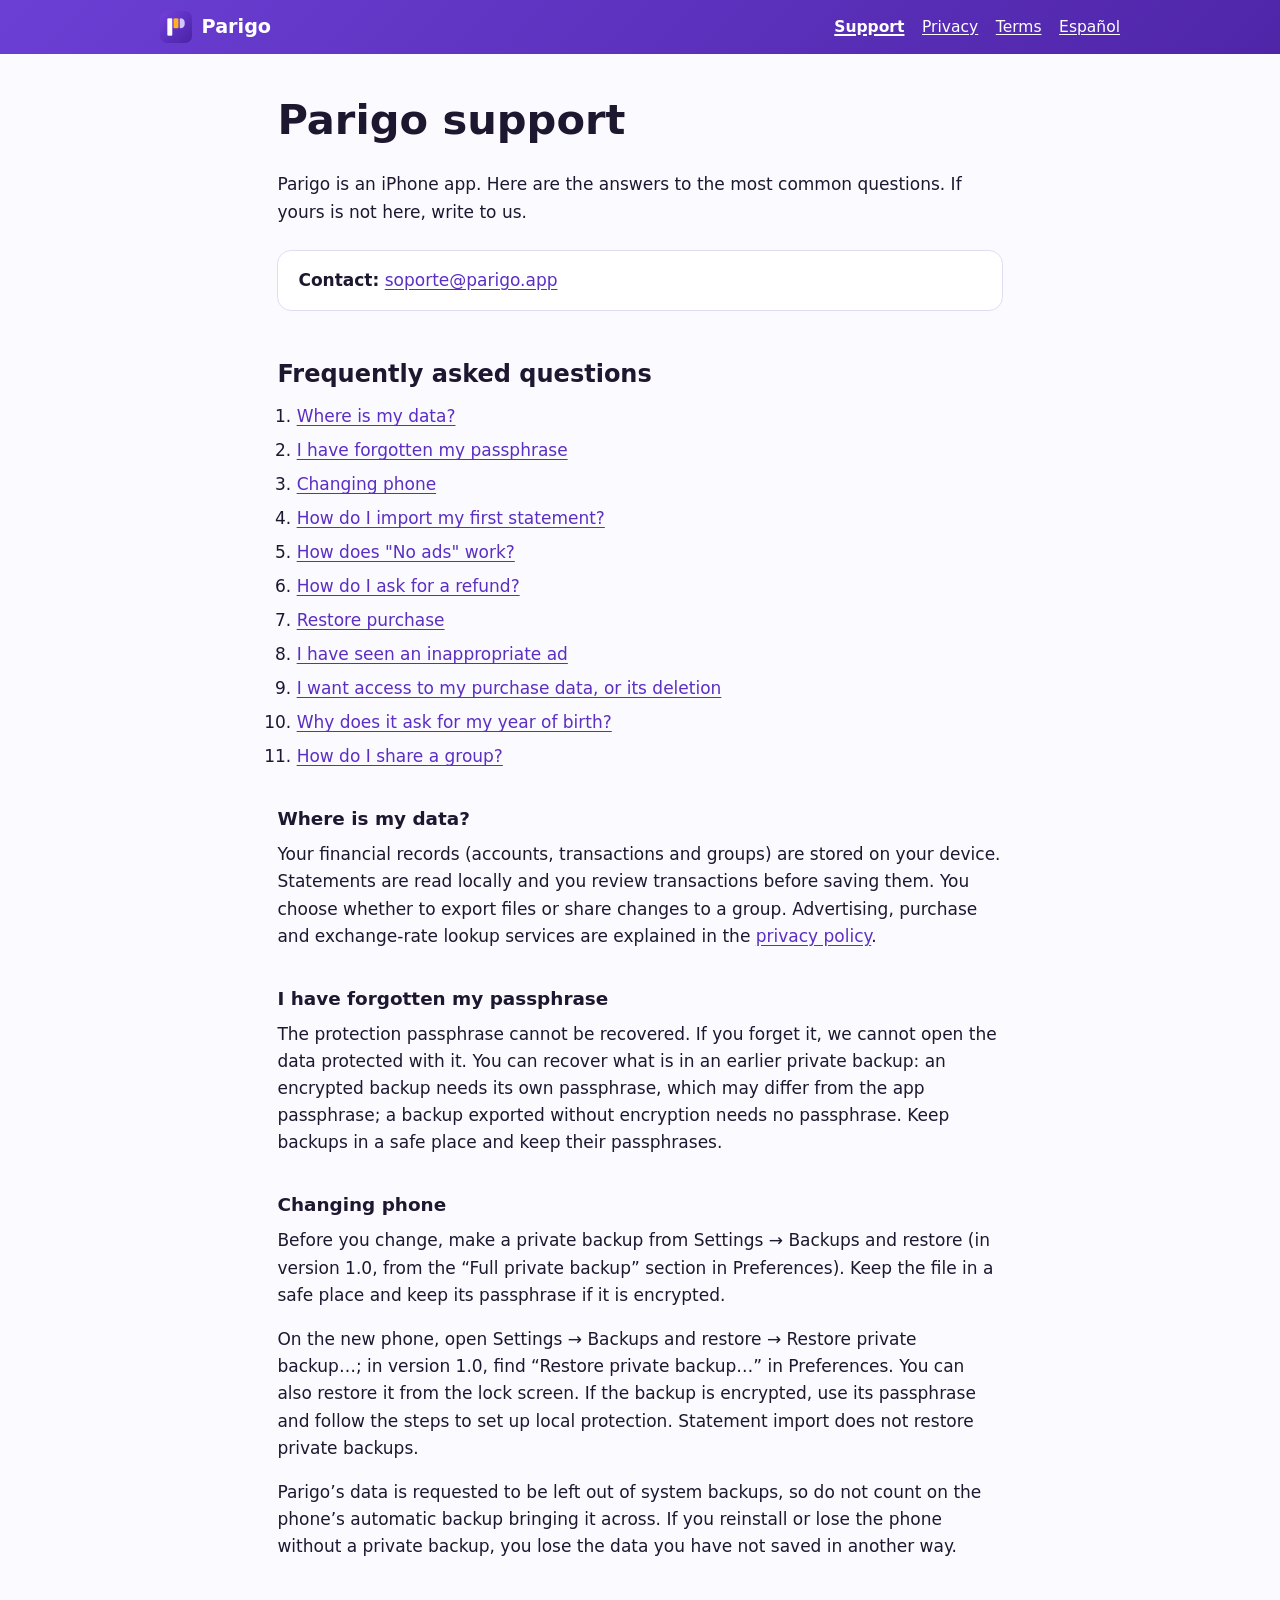
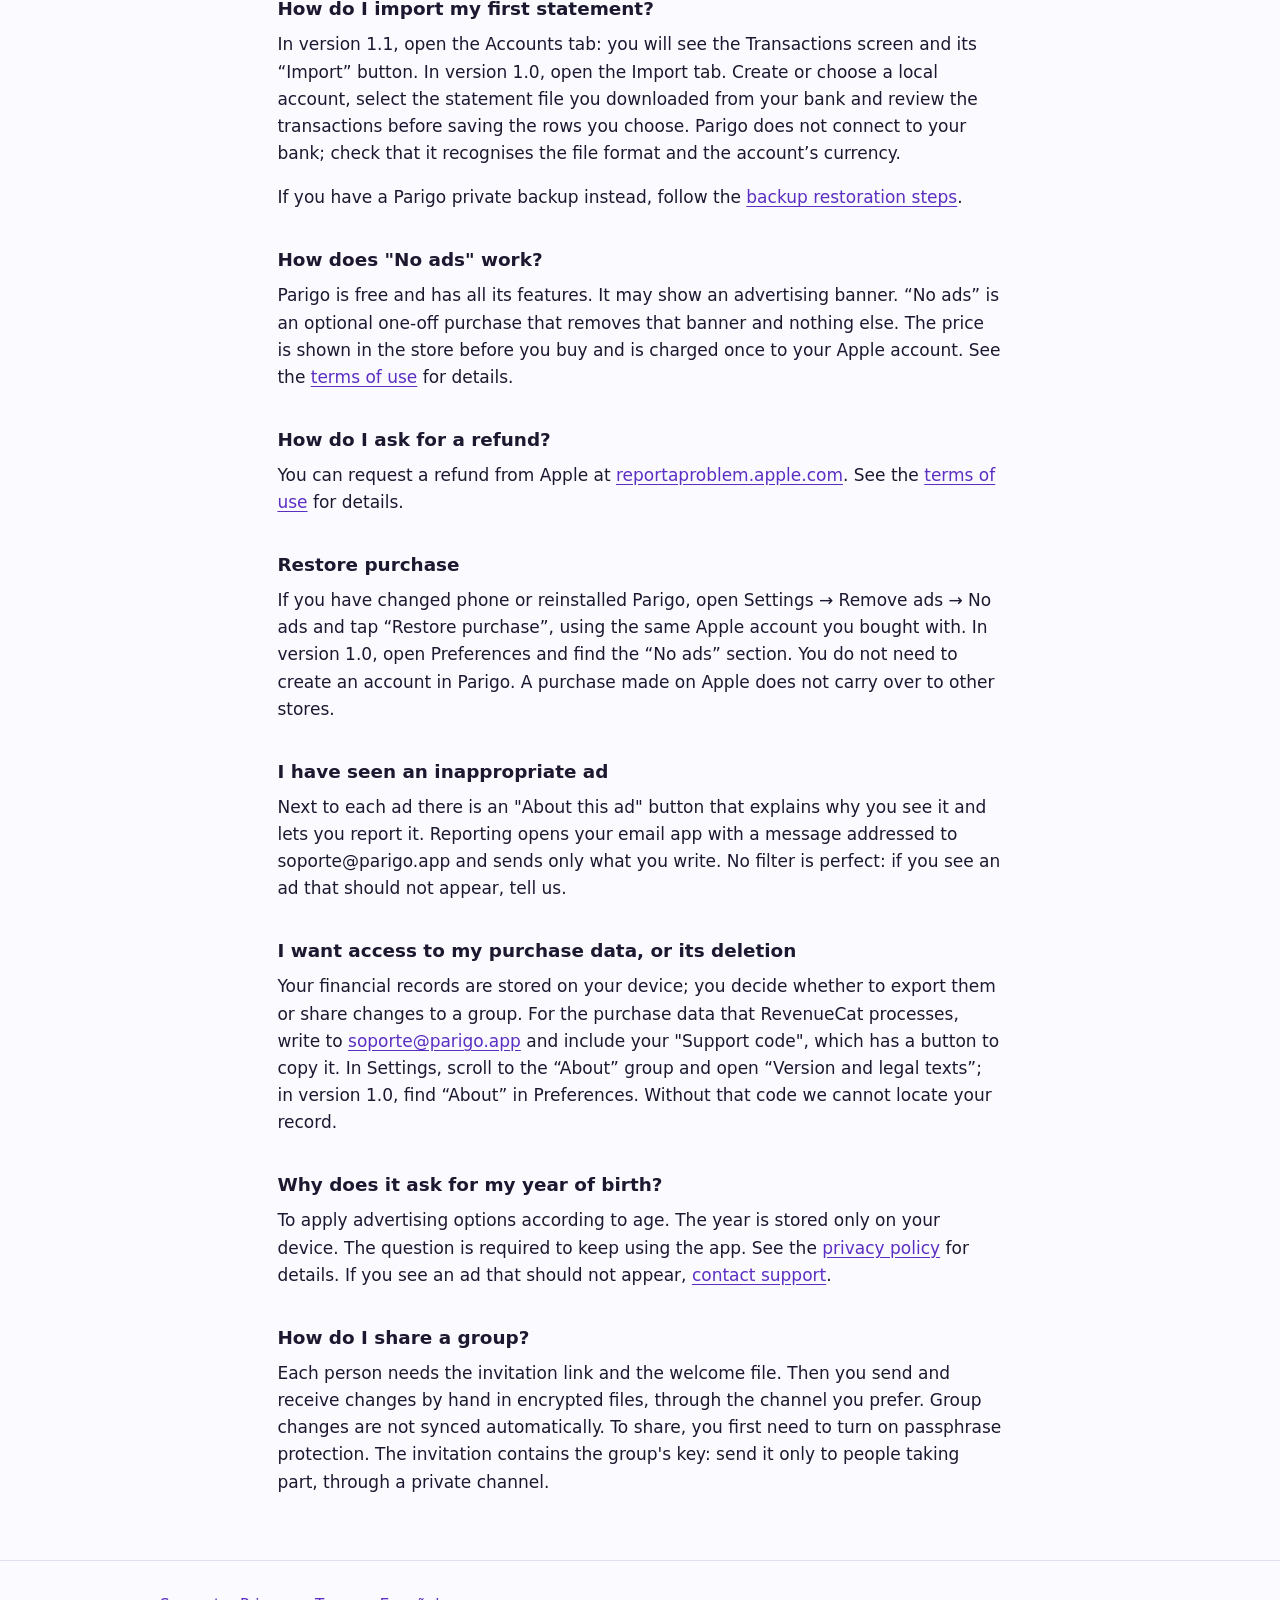
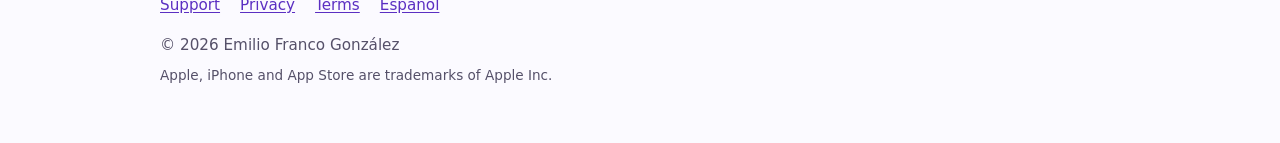
<file: en/support/index.html>
<!doctype html>
<html lang="en">
<head>
<meta charset="utf-8">
<meta name="viewport" content="width=device-width, initial-scale=1">
<title>Support — Parigo</title>
<meta name="description" content="Parigo help: data, passphrase protection, the one-off &quot;No ads&quot; purchase, restoration, refunds and groups shared through files.">
<meta name="color-scheme" content="light dark">
<meta name="theme-color" content="#4F25A8">
<link rel="alternate" hreflang="es" href="https://parigo.app/soporte/"><link rel="alternate" hreflang="en" href="https://parigo.app/en/support/"><link rel="alternate" hreflang="x-default" href="https://parigo.app/soporte/">
<link rel="canonical" href="https://parigo.app/en/support/">
<meta property="og:type" content="website">
<meta property="og:site_name" content="Parigo">
<meta property="og:title" content="Support — Parigo">
<meta property="og:description" content="Parigo help: data, passphrase protection, the one-off &quot;No ads&quot; purchase, restoration, refunds and groups shared through files.">
<meta property="og:url" content="https://parigo.app/en/support/">
<meta property="og:image" content="https://parigo.app/icon-512.png">
<meta property="og:image:alt" content="Parigo icon">
<meta property="og:locale" content="en_GB">
<meta name="twitter:card" content="summary">
<link rel="icon" type="image/png" sizes="48x48" href="../../favicon.png">
<link rel="apple-touch-icon" href="../../apple-touch-icon.png">
<link rel="stylesheet" href="../../estilo.css">
</head>
<body class="pag-support">
<a class="saltar" href="#contenido">Skip to content</a>

<header class="cabecera">
  <div class="envoltorio barra">
    <a class="marca" href="../../en/index.html"><img src="../../icon-512.png" width="32" height="32" alt=""><span>Parigo</span></a>
    <nav aria-label="Main"><a href="../../en/support/index.html" aria-current="page">Support</a><a href="../../en/privacy/index.html">Privacy</a><a href="../../en/terms/index.html">Terms</a><a href="../../soporte/index.html" lang="es" hreflang="es">Español</a></nav>
  </div>
</header>
<main id="contenido">
<div class="envoltorio texto">
<h1>Parigo support</h1>
<p>Parigo is an iPhone app. Here are the answers to the most common questions. If yours is not here, write to us.</p>
<div class="contacto" id="contact">
  <p><strong>Contact:</strong> <a href="mailto:soporte@parigo.app">soporte@parigo.app</a></p>
</div>

<h2>Frequently asked questions</h2>
<ol class="indice">
  <li><a href="#data">Where is my data?</a></li>
  <li><a href="#passphrase">I have forgotten my passphrase</a></li>
  <li><a href="#new-phone">Changing phone</a></li>
  <li><a href="#first-statement">How do I import my first statement?</a></li>
  <li><a href="#no-ads">How does "No ads" work?</a></li>
  <li><a href="#refund">How do I ask for a refund?</a></li>
  <li><a href="#restore">Restore purchase</a></li>
  <li><a href="#ad">I have seen an inappropriate ad</a></li>
  <li><a href="#rights">I want access to my purchase data, or its deletion</a></li>
  <li><a href="#birth-year">Why does it ask for my year of birth?</a></li>
  <li><a href="#groups">How do I share a group?</a></li>
</ol>

<h3 id="data">Where is my data?</h3>
<p>Your financial records (accounts, transactions and groups) are stored on your device. Statements are read locally and you review transactions before saving them. You choose whether to export files or share changes to a group. Advertising, purchase and exchange-rate lookup services are explained in the <a href="../../en/privacy/index.html">privacy policy</a>.</p>

<h3 id="passphrase">I have forgotten my passphrase</h3>
<p>The protection passphrase cannot be recovered. If you forget it, we cannot open the data protected with it. You can recover what is in an earlier private backup: an encrypted backup needs its own passphrase, which may differ from the app passphrase; a backup exported without encryption needs no passphrase. Keep backups in a safe place and keep their passphrases.</p>

<h3 id="new-phone">Changing phone</h3>
<p>Before you change, make a private backup from Settings → Backups and restore (in version 1.0, from the “Full private backup” section in Preferences). Keep the file in a safe place and keep its passphrase if it is encrypted.</p>
<p>On the new phone, open Settings → Backups and restore → Restore private backup…; in version 1.0, find “Restore private backup…” in Preferences. You can also restore it from the lock screen. If the backup is encrypted, use its passphrase and follow the steps to set up local protection. Statement import does not restore private backups.</p>
<p>Parigo’s data is requested to be left out of system backups, so do not count on the phone’s automatic backup bringing it across. If you reinstall or lose the phone without a private backup, you lose the data you have not saved in another way.</p>

<h3 id="first-statement">How do I import my first statement?</h3>
<p>In version 1.1, open the Accounts tab: you will see the Transactions screen and its “Import” button. In version 1.0, open the Import tab. Create or choose a local account, select the statement file you downloaded from your bank and review the transactions before saving the rows you choose. Parigo does not connect to your bank; check that it recognises the file format and the account’s currency.</p>
<p>If you have a Parigo private backup instead, follow the <a href="#new-phone">backup restoration steps</a>.</p>

<h3 id="no-ads"><span id="cancel"></span>How does "No ads" work?</h3>
<p>Parigo is free and has all its features. It may show an advertising banner. “No ads” is an optional one-off purchase that removes that banner and nothing else. The price is shown in the store before you buy and is charged once to your Apple account. See the <a href="../../en/terms/index.html">terms of use</a> for details.</p>

<h3 id="refund">How do I ask for a refund?</h3>
<p>You can request a refund from Apple at <a href="https://reportaproblem.apple.com">reportaproblem.apple.com</a>. See the <a href="../../en/terms/index.html">terms of use</a> for details.</p>

<h3 id="restore">Restore purchase</h3>
<p>If you have changed phone or reinstalled Parigo, open Settings → Remove ads → No ads and tap “Restore purchase”, using the same Apple account you bought with. In version 1.0, open Preferences and find the “No ads” section. You do not need to create an account in Parigo. A purchase made on Apple does not carry over to other stores.</p>

<h3 id="ad">I have seen an inappropriate ad</h3>
<p>Next to each ad there is an "About this ad" button that explains why you see it and lets you report it. Reporting opens your email app with a message addressed to soporte@parigo.app and sends only what you write. No filter is perfect: if you see an ad that should not appear, tell us.</p>

<h3 id="rights">I want access to my purchase data, or its deletion</h3>
<p>Your financial records are stored on your device; you decide whether to export them or share changes to a group. For the purchase data that RevenueCat processes, write to <a href="mailto:soporte@parigo.app">soporte@parigo.app</a> and include your "Support code", which has a button to copy it. In Settings, scroll to the “About” group and open “Version and legal texts”; in version 1.0, find “About” in Preferences. Without that code we cannot locate your record.</p>

<h3 id="birth-year">Why does it ask for my year of birth?</h3>
<p>To apply advertising options according to age. The year is stored only on your device. The question is required to keep using the app. See the <a href="../../en/privacy/index.html">privacy policy</a> for details. If you see an ad that should not appear, <a href="#contact">contact support</a>.</p>

<h3 id="groups">How do I share a group?</h3>
<p>Each person needs the invitation link and the welcome file. Then you send and receive changes by hand in encrypted files, through the channel you prefer. Group changes are not synced automatically. To share, you first need to turn on passphrase protection. The invitation contains the group's key: send it only to people taking part, through a private channel.</p>

</div>
</main>
<footer class="pie">
  <div class="envoltorio">
    <nav aria-label="Footer"><a href="../../en/support/index.html">Support</a><a href="../../en/privacy/index.html">Privacy</a><a href="../../en/terms/index.html">Terms</a><a href="../../soporte/index.html" lang="es" hreflang="es">Español</a></nav>
    <p>© 2026 Emilio Franco González</p>
    <p class="menor">Apple, iPhone and App Store are trademarks of Apple Inc.</p>
  </div>
</footer>
</body>
</html>
</file>
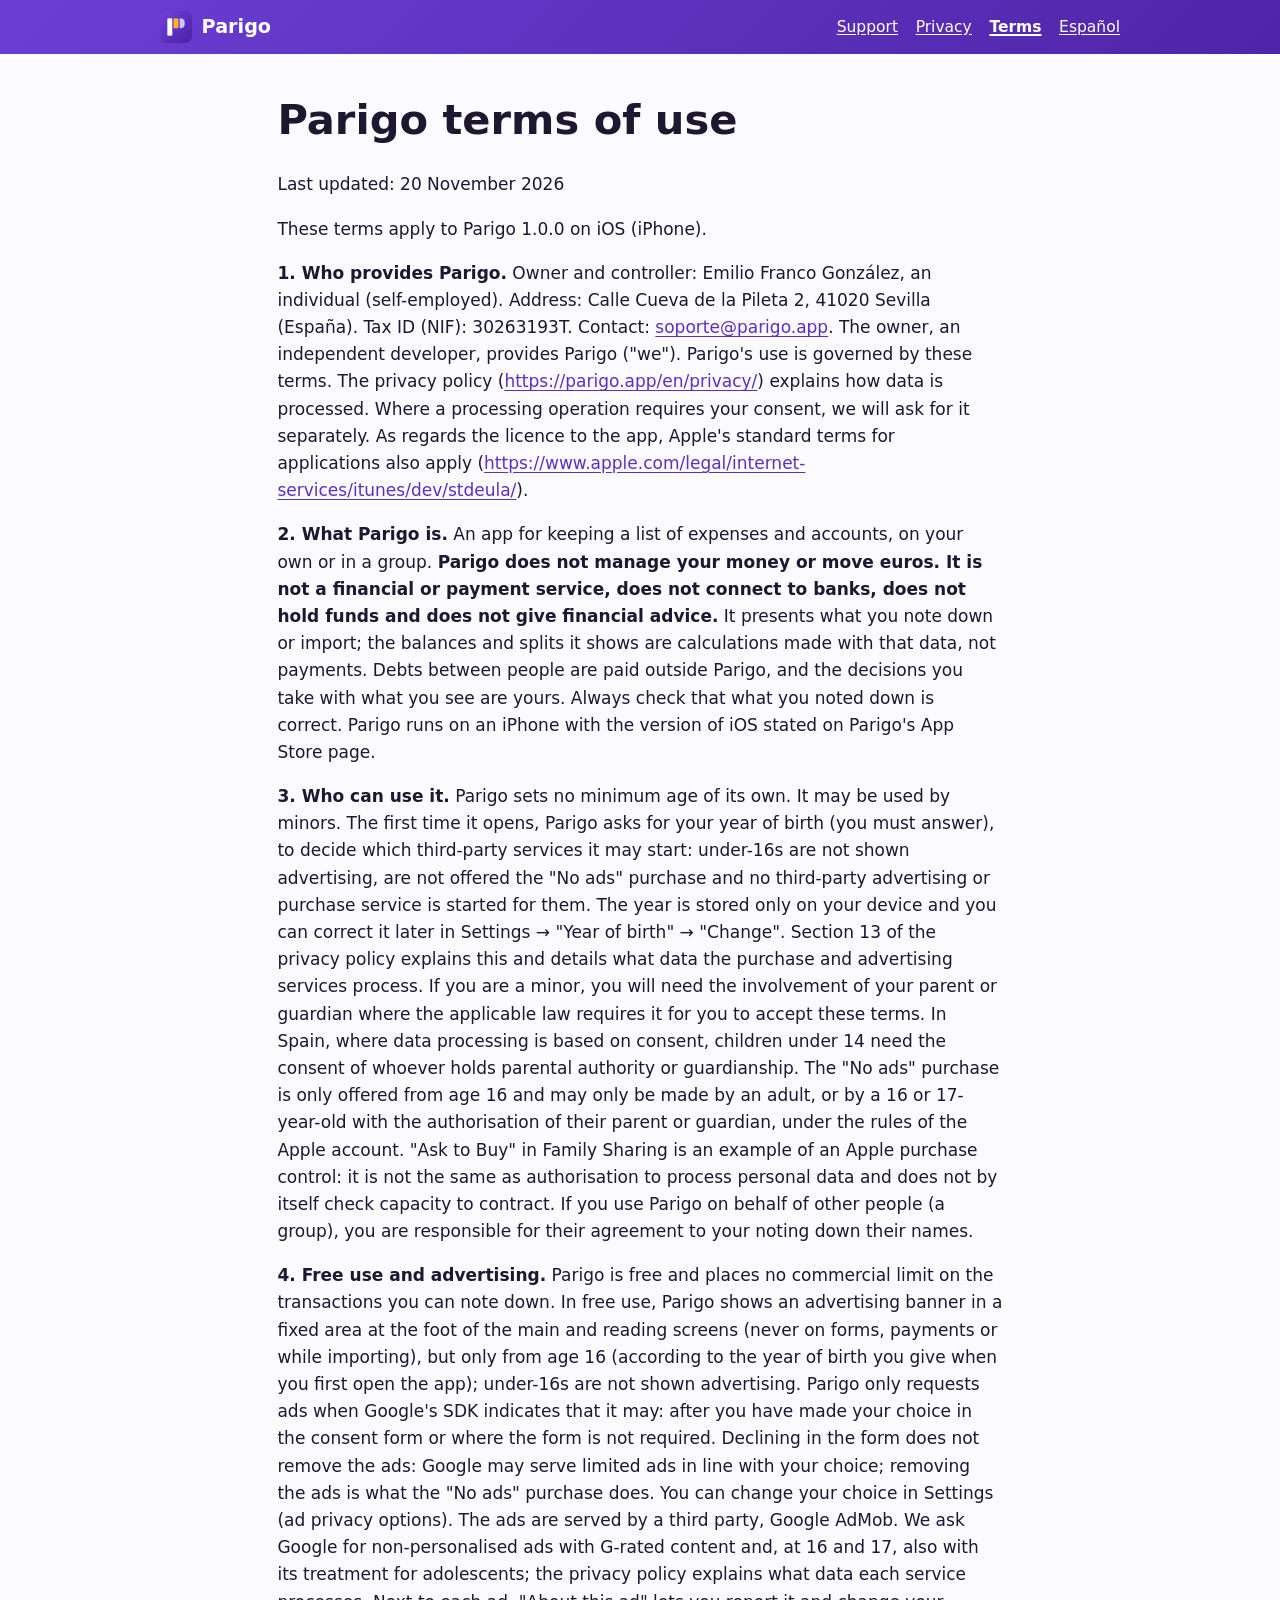
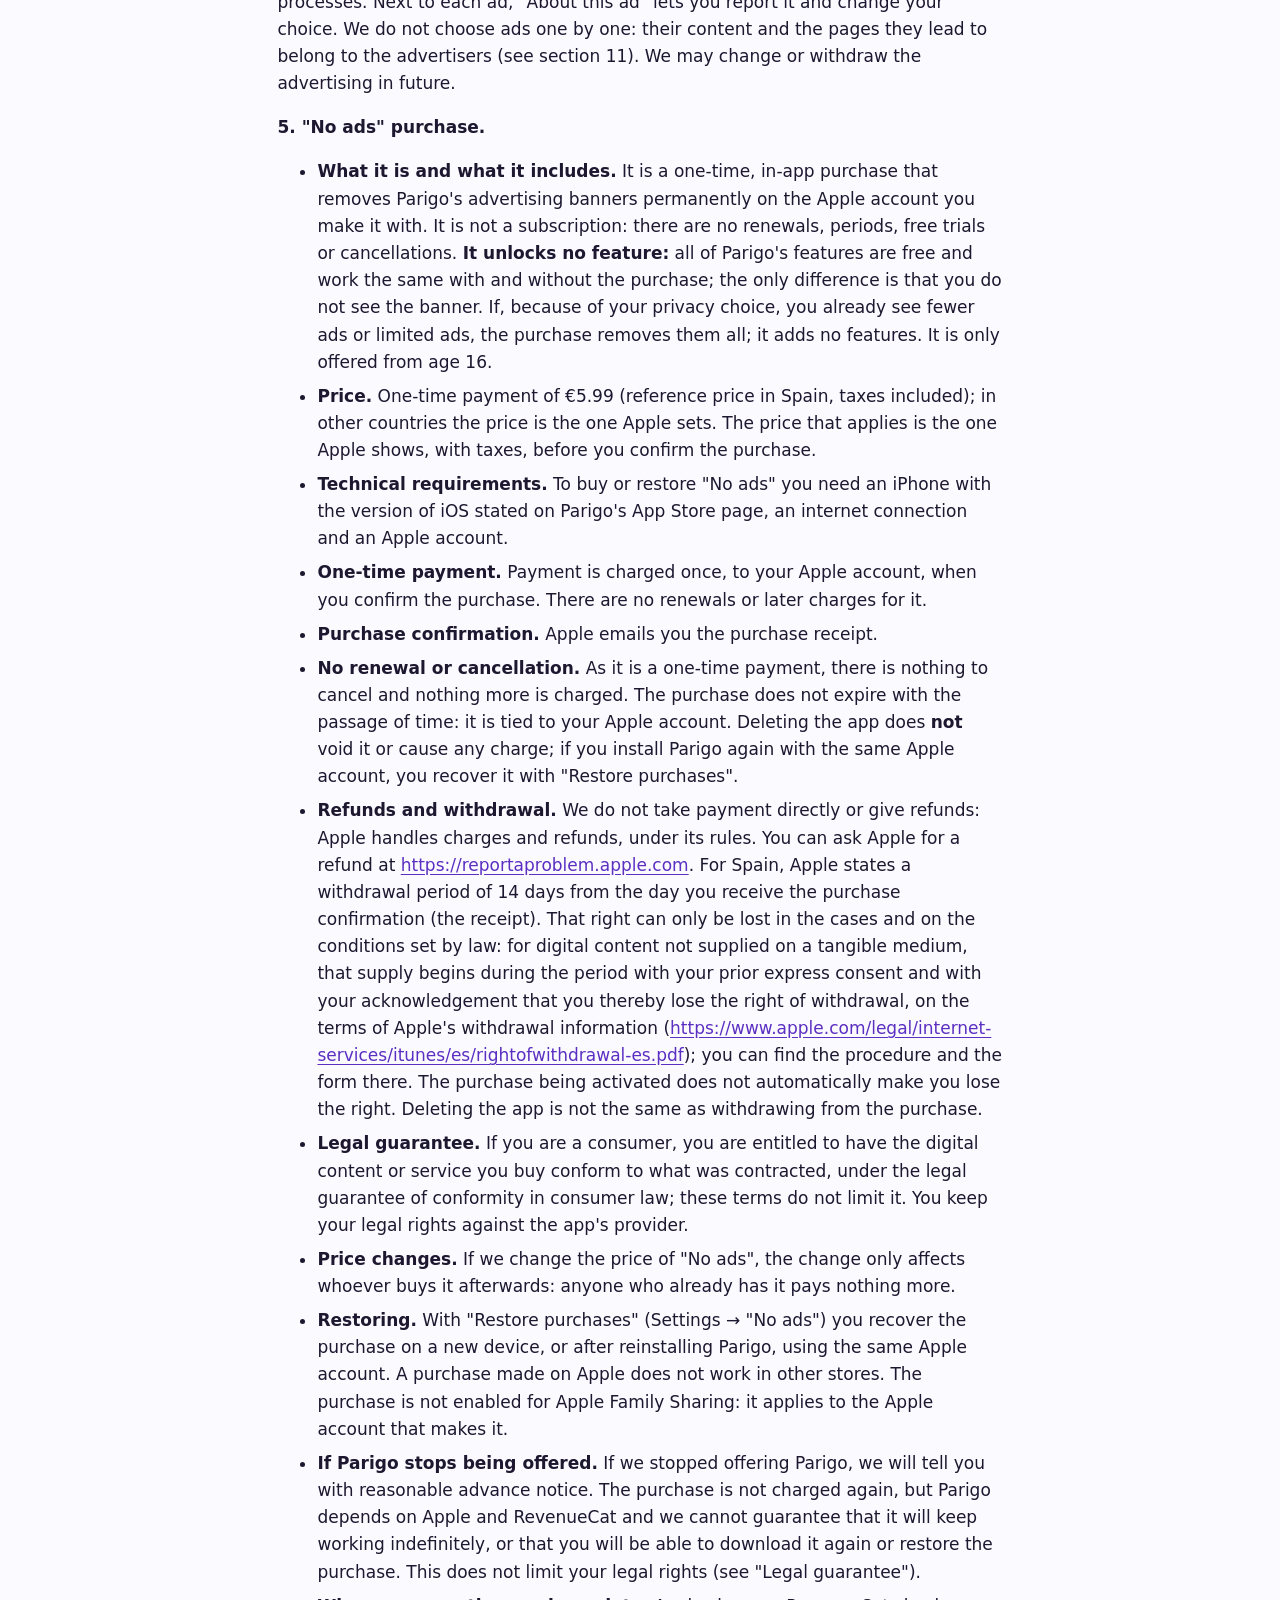
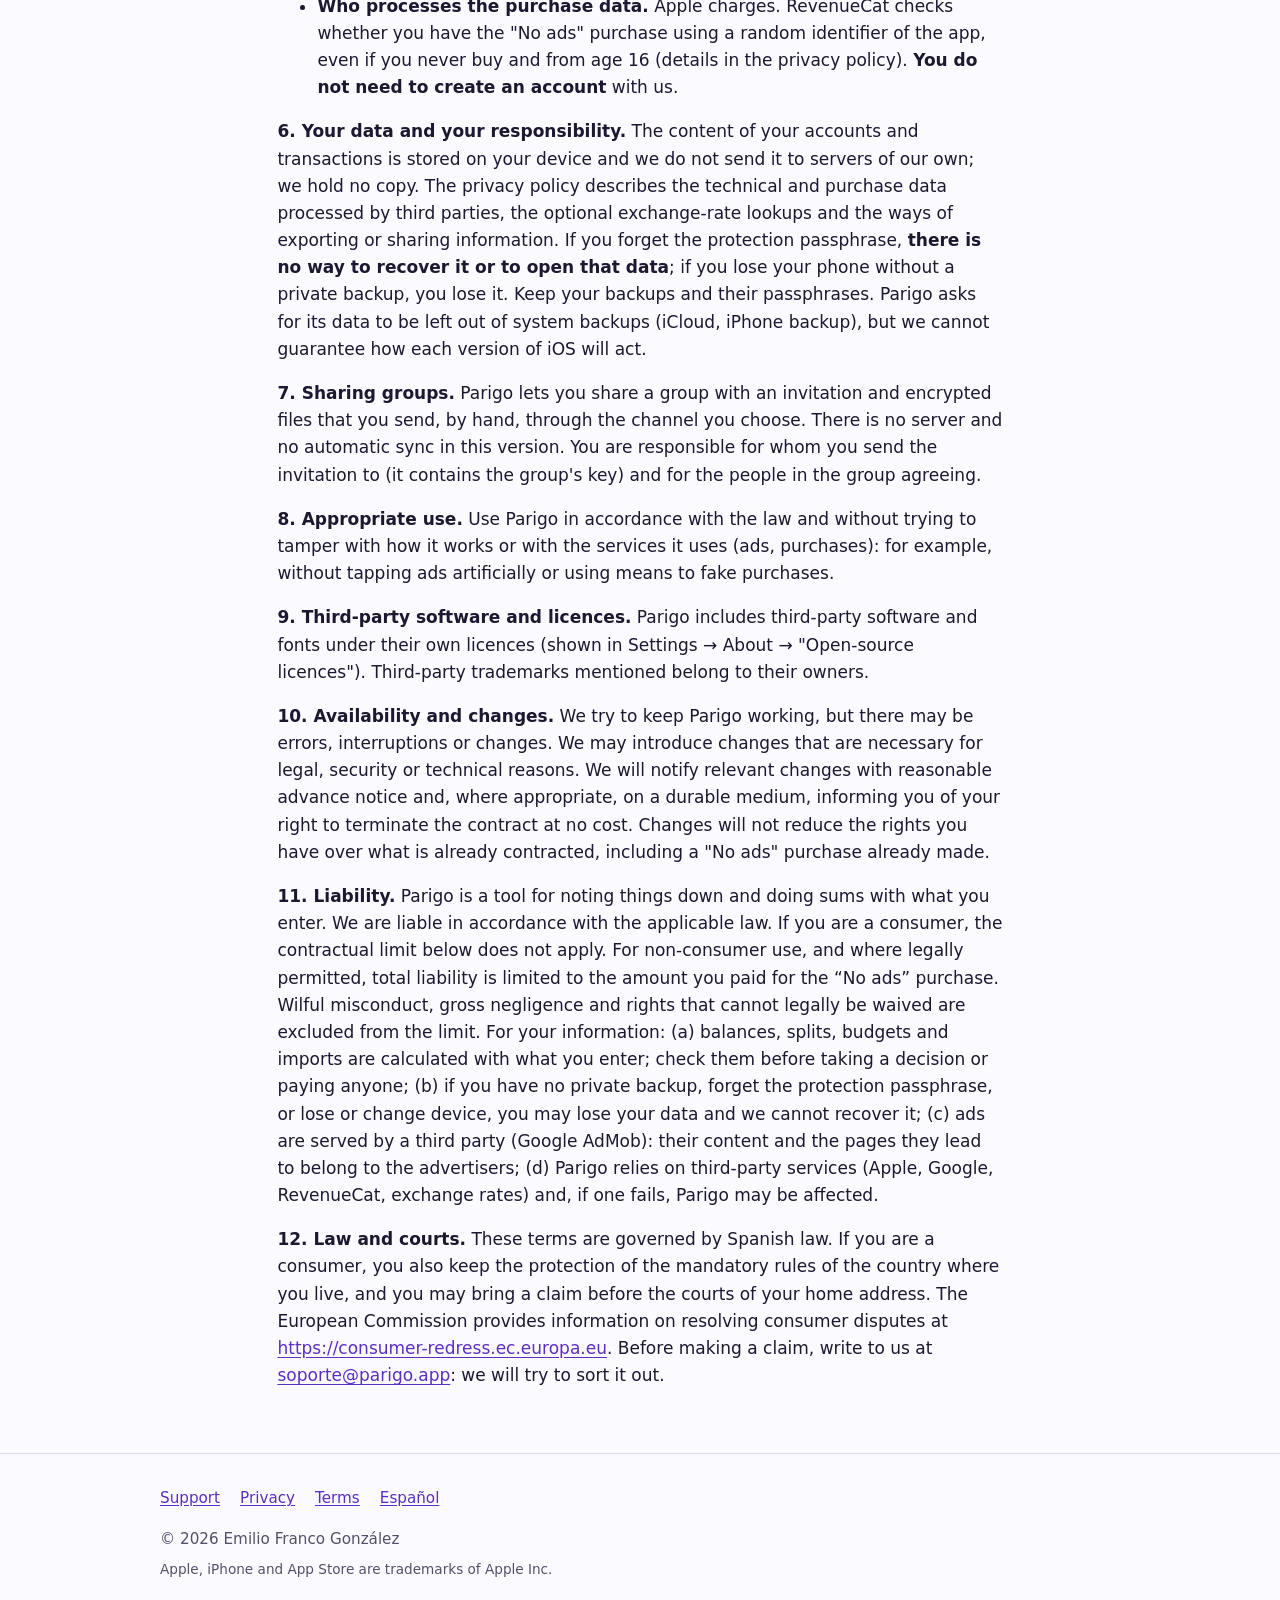
<file: en/terms/index.html>
<!doctype html>
<html lang="en">
<head>
<meta charset="utf-8">
<meta name="viewport" content="width=device-width, initial-scale=1">
<title>Parigo terms of use</title>
<meta name="description" content="Parigo terms of use for iOS and for the &quot;No ads&quot; purchase.">
<meta name="color-scheme" content="light dark">
<meta name="theme-color" content="#4F25A8">
<link rel="alternate" hreflang="es" href="https://parigo.app/condiciones/"><link rel="alternate" hreflang="en" href="https://parigo.app/en/terms/"><link rel="alternate" hreflang="x-default" href="https://parigo.app/condiciones/">
<link rel="canonical" href="https://parigo.app/en/terms/">
<meta property="og:type" content="website">
<meta property="og:site_name" content="Parigo">
<meta property="og:title" content="Parigo terms of use">
<meta property="og:description" content="Parigo terms of use for iOS and for the &quot;No ads&quot; purchase.">
<meta property="og:url" content="https://parigo.app/en/terms/">
<meta property="og:image" content="https://parigo.app/icon-512.png">
<meta property="og:image:alt" content="Parigo icon">
<meta property="og:locale" content="en_GB">
<meta name="twitter:card" content="summary">
<link rel="icon" type="image/png" sizes="48x48" href="../../favicon.png">
<link rel="apple-touch-icon" href="../../apple-touch-icon.png">
<link rel="stylesheet" href="../../estilo.css">
</head>
<body class="pag-terms">
<a class="saltar" href="#contenido">Skip to content</a>

<header class="cabecera">
  <div class="envoltorio barra">
    <a class="marca" href="../../en/index.html"><img src="../../icon-512.png" width="32" height="32" alt=""><span>Parigo</span></a>
    <nav aria-label="Main"><a href="../../en/support/index.html">Support</a><a href="../../en/privacy/index.html">Privacy</a><a href="../../en/terms/index.html" aria-current="page">Terms</a><a href="../../condiciones/index.html" lang="es" hreflang="es">Español</a></nav>
  </div>
</header>
<main id="contenido">
<div class="envoltorio texto">
<h1 id="parigo-terms-of-use">Parigo terms of use</h1>
<p>Last updated: 20 November 2026</p>
<p>These terms apply to Parigo 1.0.0 on iOS (iPhone).</p>
<p><strong>1. Who provides Parigo.</strong> Owner and controller: Emilio Franco González, an individual (self-employed). Address: Calle
Cueva de la Pileta 2, 41020 Sevilla (España). Tax ID (NIF): 30263193T. Contact: <a href="mailto:soporte@parigo.app">soporte@parigo.app</a>. The owner, an
independent developer, provides Parigo ("we"). Parigo's use is governed by these terms. The privacy policy
(<a href="https://parigo.app/en/privacy/">https://parigo.app/en/privacy/</a>) explains how data is processed. Where a processing operation requires
your consent, we will ask for it separately. As regards the licence to the app, Apple's standard terms for applications
also apply (<a href="https://www.apple.com/legal/internet-services/itunes/dev/stdeula/">https://www.apple.com/legal/internet-services/itunes/dev/stdeula/</a>).</p>
<p><strong>2. What Parigo is.</strong> An app for keeping a list of expenses and accounts, on your own or in a group. <strong>Parigo does not
manage your money or move euros. It is not a financial or payment service, does not connect to banks, does not hold funds
and does not give financial advice.</strong> It presents what you note down or import; the balances and splits it shows are
calculations made with that data, not payments. Debts between people are paid outside Parigo, and the decisions you take
with what you see are yours. Always check that what you noted down is correct. Parigo runs on an iPhone with the version
of iOS stated on Parigo's App Store page.</p>
<p><strong>3. Who can use it.</strong> Parigo sets no minimum age of its own. It may be used by minors. The first time it opens, Parigo
asks for your year of birth (you must answer), to decide which third-party services it may start: under-16s are not shown
advertising, are not offered the "No ads" purchase and no third-party advertising or purchase service is started for them.
The year is stored only on your device and you can correct it later in Settings → "Year of birth" → "Change".
Section 13 of the privacy policy explains this and details what data the purchase and advertising services process. If
you are a minor, you will need the involvement of your parent or guardian where the applicable law requires it for you
to accept these terms. In Spain, where data processing is based on consent, children under 14 need the consent of
whoever holds parental authority or guardianship. The "No ads" purchase is only offered from age 16 and may only be made by
an adult, or by a 16 or 17-year-old with the authorisation of their parent or guardian, under the rules of the Apple
account. "Ask to Buy" in Family Sharing is an example of an Apple purchase control: it is not the same as authorisation
to process personal data and does not by itself check capacity to contract. If you use Parigo on behalf of other people
(a group), you are responsible for their agreement to your noting down their names.</p>
<p><strong>4. Free use and advertising.</strong> Parigo is free and places no commercial limit on the transactions you can note down. In
free use, Parigo shows an advertising banner in a fixed area at the foot of the main and reading screens (never
on forms, payments or while importing), but only from age 16 (according
to the year of birth you give when you first open the app); under-16s are not shown advertising. Parigo only requests ads
when Google's SDK indicates that it may: after you have made your choice in the consent form or where the form is not
required. Declining in the form does not remove the ads: Google may serve limited ads in line with your choice; removing
the ads is what the "No ads" purchase does. You can change your choice in Settings (ad privacy options). The ads are
served by a third party, Google AdMob. We ask Google for non-personalised ads with G-rated content and, at 16 and 17,
also with its treatment for adolescents; the privacy policy explains what data each service processes. Next to each ad,
"About this ad" lets you report it and change your choice. We do not choose ads one by one: their content and the pages
they lead to belong to the advertisers (see section 11). We may change or withdraw the advertising in future.</p>
<p><strong>5. "No ads" purchase.</strong></p>
<ul>
<li><strong>What it is and what it includes.</strong> It is a one-time, in-app purchase that removes Parigo's advertising banners
permanently on the Apple account you make it with. It is not a subscription: there are no renewals, periods, free
trials or cancellations. <strong>It unlocks no feature:</strong> all of Parigo's features are free and work the same with and
without the purchase; the only difference is that you do not see the banner. If, because of your privacy choice, you
already see fewer ads or limited ads, the purchase removes them all; it adds no features. It is only offered from age 16.</li>
<li><strong>Price.</strong> One-time payment of €5.99 (reference price in Spain, taxes included); in other countries the price is the
one Apple sets. The price that applies is the one Apple shows, with taxes, before you confirm the purchase.</li>
<li><strong>Technical requirements.</strong> To buy or restore "No ads" you need an iPhone with the version of iOS stated on Parigo's
App Store page, an internet connection and an Apple account.</li>
<li><strong>One-time payment.</strong> Payment is charged once, to your Apple account, when you confirm the purchase. There are no
renewals or later charges for it.</li>
<li><strong>Purchase confirmation.</strong> Apple emails you the purchase receipt.</li>
<li><strong>No renewal or cancellation.</strong> As it is a one-time payment, there is nothing to cancel and nothing more is charged.
The purchase does not expire with the passage of time: it is tied to your Apple account. Deleting the app does <strong>not</strong>
void it or cause any charge; if you install Parigo again with the same Apple account, you recover it with "Restore
purchases".</li>
<li><strong>Refunds and withdrawal.</strong> We do not take payment directly or give refunds: Apple handles charges and refunds, under
its rules. You can ask Apple for a refund at <a href="https://reportaproblem.apple.com">https://reportaproblem.apple.com</a>. For Spain, Apple states a withdrawal
period of 14 days from the day you receive the purchase confirmation (the receipt). That right can only be lost in the
cases and on the conditions set by law: for digital content not supplied on a tangible medium, that supply begins
during the period with your prior express consent and with your acknowledgement that you thereby lose the right of
withdrawal, on the terms of Apple's withdrawal information
(<a href="https://www.apple.com/legal/internet-services/itunes/es/rightofwithdrawal-es.pdf">https://www.apple.com/legal/internet-services/itunes/es/rightofwithdrawal-es.pdf</a>); you can find the procedure and the
form there. The purchase being activated does not automatically make you lose the right. Deleting the app is not the
same as withdrawing from the purchase.</li>
<li><strong>Legal guarantee.</strong> If you are a consumer, you are entitled to have the digital content or service you buy conform to
what was contracted, under the legal guarantee of conformity in consumer law; these terms do not limit it. You keep
your legal rights against the app's provider.</li>
<li><strong>Price changes.</strong> If we change the price of "No ads", the change only affects whoever buys it afterwards: anyone who
already has it pays nothing more.</li>
<li><strong>Restoring.</strong> With "Restore purchases" (Settings → "No ads") you recover the purchase on a new device, or after
reinstalling Parigo, using the same Apple account. A purchase made on Apple does not work in other stores. The purchase
is not enabled for Apple Family Sharing: it applies to the Apple account that makes it.</li>
<li><strong>If Parigo stops being offered.</strong> If we stopped offering Parigo, we will tell you with reasonable advance notice. The
purchase is not charged again, but Parigo depends on Apple and RevenueCat and we cannot guarantee that it will keep
working indefinitely, or that you will be able to download it again or restore the purchase. This does not limit your
legal rights (see "Legal guarantee").</li>
<li><strong>Who processes the purchase data.</strong> Apple charges. RevenueCat checks whether you have the "No ads" purchase using a
random identifier of the app, even if you never buy and from age 16 (details in the privacy policy). <strong>You do not need
to create an account</strong> with us.</li>
</ul>
<p><strong>6. Your data and your responsibility.</strong> The content of your accounts and transactions is stored on your device and we do
not send it to servers of our own; we hold no copy. The privacy policy describes the technical and purchase data
processed by third parties, the optional exchange-rate lookups and the ways of exporting or sharing information. If you
forget the protection passphrase, <strong>there is no way to recover it or to open that data</strong>; if you lose your phone without
a private backup, you lose it. Keep your backups and their passphrases. Parigo asks for its data to be left out of system
backups (iCloud, iPhone backup), but we cannot guarantee how each version of iOS will act.</p>
<p><strong>7. Sharing groups.</strong> Parigo lets you share a group with an invitation and encrypted files that you send, by hand,
through the channel you choose. There is no server and no automatic sync in this version. You are responsible for whom
you send the invitation to (it contains the group's key) and for the people in the group agreeing.</p>
<p><strong>8. Appropriate use.</strong> Use Parigo in accordance with the law and without trying to tamper with how it works or with the
services it uses (ads, purchases): for example, without tapping ads artificially or using means to fake purchases.</p>
<p><strong>9. Third-party software and licences.</strong> Parigo includes third-party software and fonts under their own licences (shown in
Settings → About → "Open-source licences"). Third-party trademarks mentioned belong to their owners.</p>
<p><strong>10. Availability and changes.</strong> We try to keep Parigo working, but there may be errors, interruptions or changes. We may
introduce changes that are necessary for legal, security or technical reasons. We will notify relevant changes with
reasonable advance notice and, where appropriate, on a durable medium, informing you of your right to terminate the
contract at no cost. Changes will not reduce the rights you have over what is already contracted, including a "No
ads" purchase already made.</p>
<p><strong>11. Liability.</strong> Parigo is a tool for noting things down and doing sums with what you enter. We are liable in accordance
with the applicable law. If you are a consumer, the contractual limit below does not apply. For non-consumer use,
and where legally permitted, total liability is limited to the amount you paid for the “No ads” purchase. Wilful
misconduct, gross negligence and rights that cannot legally be waived are excluded from the limit. For your information:
(a) balances, splits, budgets and imports are calculated with what you enter; check them before taking a decision or
paying anyone; (b) if you have no private backup, forget the protection passphrase, or lose or change device, you may
lose your data and we cannot recover it; (c) ads are served by a third party (Google AdMob): their content and the pages
they lead to belong to the advertisers; (d) Parigo relies on third-party services (Apple, Google, RevenueCat, exchange
rates) and, if one fails, Parigo may be affected.</p>
<p><strong>12. Law and courts.</strong> These terms are governed by Spanish law. If you are a consumer, you also keep the protection of
the mandatory rules of the country where you live, and you may bring a claim before the courts of your home address. The
European Commission provides information on resolving consumer disputes at <a href="https://consumer-redress.ec.europa.eu">https://consumer-redress.ec.europa.eu</a>. Before
making a claim, write to us at <a href="mailto:soporte@parigo.app">soporte@parigo.app</a>: we will try to sort it out.</p>
</div>
</main>
<footer class="pie">
  <div class="envoltorio">
    <nav aria-label="Footer"><a href="../../en/support/index.html">Support</a><a href="../../en/privacy/index.html">Privacy</a><a href="../../en/terms/index.html">Terms</a><a href="../../condiciones/index.html" lang="es" hreflang="es">Español</a></nav>
    <p>© 2026 Emilio Franco González</p>
    <p class="menor">Apple, iPhone and App Store are trademarks of Apple Inc.</p>
  </div>
</footer>
</body>
</html>
</file>
<file: estilo.css>
/* Parigo: estilo del sitio. Sin fuentes externas, sin JavaScript. */
:root {
  --morado: #6B3FD4;
  --morado-osc: #4F25A8;
  --ambar: #FFB020;
  --lila: #D4C5FF;
  --fondo: #FBFAFF;
  --tarjeta: #FFFFFF;
  --texto: #1D1830;
  --suave: #555069;
  --borde: #E2DCF3;
  --enlace: #5B2FC2;
  --cabecera-tabla: #F1EDFB;
  --radio: 14px;
}
@media (prefers-color-scheme: dark) {
  :root {
    --fondo: #14101F;
    --tarjeta: #1D1830;
    --texto: #EEEAF8;
    --suave: #B8B0CF;
    --borde: #352D50;
    --enlace: #D4C5FF;
    --cabecera-tabla: #2A2342;
  }
}

*, *::before, *::after { box-sizing: border-box; }
html { -webkit-text-size-adjust: 100%; }
body {
  margin: 0;
  background: var(--fondo);
  color: var(--texto);
  font: 1.0625rem/1.6 system-ui, -apple-system, "Segoe UI", Roboto, "Helvetica Neue", Arial, sans-serif;
}
img { max-width: 100%; height: auto; }
a { color: var(--enlace); text-underline-offset: 0.15em; }
a:hover { text-decoration-thickness: 2px; }
a:focus-visible, .tabla:focus-visible {
  outline: 3px solid var(--ambar);
  outline-offset: 2px;
}
h1, h2, h3 { line-height: 1.25; margin: 2em 0 0.6em; }
h1 { font-size: clamp(1.9rem, 5vw, 2.6rem); margin-top: 0; }
h2 { font-size: 1.5rem; }
h3 { font-size: 1.15rem; }
p, ul, ol { margin: 0 0 1em; }
li { margin-bottom: 0.4em; }
hr { border: 0; border-top: 1px solid var(--borde); margin: 2em 0; }
code { font: 0.92em ui-monospace, SFMono-Regular, Menlo, Consolas, monospace; background: var(--cabecera-tabla); padding: 0.1em 0.3em; border-radius: 4px; }
blockquote { margin: 1em 0; padding: 0.2em 1em; border-left: 4px solid var(--morado); color: var(--suave); }

.envoltorio { width: 100%; max-width: 62rem; margin: 0 auto; padding: 0 16px; }
.saltar {
  position: absolute; left: 8px; top: -4rem; z-index: 20;
  background: var(--ambar); color: #1B1030; padding: 0.6rem 1rem; border-radius: 8px; font-weight: 700;
}
.saltar:focus { top: 8px; }

/* Cabecera y pie */
.cabecera { background: linear-gradient(135deg, var(--morado), var(--morado-osc)); color: #fff; }
.cabecera a { color: #fff; }
.cabecera .barra { display: flex; flex-wrap: wrap; align-items: center; justify-content: space-between; gap: 0.5rem 1.25rem; padding-top: 0.7rem; padding-bottom: 0.7rem; }
.marca { display: inline-flex; align-items: center; gap: 0.6rem; font-weight: 700; font-size: 1.2rem; text-decoration: none; }
.marca img { border-radius: 22%; }
.cabecera nav { display: flex; flex-wrap: wrap; gap: 0.25rem 1.1rem; font-size: 0.97rem; }
.cabecera nav a[aria-current="page"] { font-weight: 700; text-decoration-thickness: 2px; }

.pie { border-top: 1px solid var(--borde); margin-top: 4rem; padding: 2rem 0 3rem; color: var(--suave); font-size: 0.95rem; }
.pie nav { display: flex; flex-wrap: wrap; gap: 0.4rem 1.25rem; margin-bottom: 1rem; }
.pie p { margin: 0 0 0.5rem; }
.pie .menor { font-size: 0.85rem; }

/* Portada */
.hero { background: linear-gradient(135deg, var(--morado), var(--morado-osc)); color: #fff; padding: 2.5rem 0 3.5rem; }
.hero .envoltorio { display: grid; gap: 1.25rem; justify-items: start; }
.hero h1 { margin: 0; color: #fff; }
.hero .icono { border-radius: 22%; box-shadow: 0 6px 24px rgba(0, 0, 0, 0.3); }
.hero .lema { font-size: 1.35rem; font-weight: 600; margin: 0; color: #fff; }
.hero .lede { max-width: 40rem; margin: 0; color: #F1EBFF; }
.boton {
  display: inline-block; padding: 0.7rem 1.3rem; border-radius: 999px; font-weight: 700; text-decoration: none; margin: 0;
}
.boton { background: var(--ambar); color: #1B1030; }
.boton:hover { background: #FFC24D; }
.proximamente { margin: 0; color: #F1EBFF; font-size: 0.95rem; }

.demo p { max-width: 44rem; }
.demo figure { max-width: 45rem; margin: 1.5rem 0 0; }
.demo img { display: block; width: 100%; height: auto; border: 1px solid var(--borde); border-radius: var(--radio); }
.demo figcaption { margin-top: 0.5rem; color: var(--suave); font-size: 0.95rem; }

.seccion { padding-top: 1rem; }
.seccion > .envoltorio > h2:first-child { margin-top: 2.5rem; }
.rejilla { display: grid; gap: 1rem; grid-template-columns: repeat(auto-fit, minmax(15.5rem, 1fr)); margin-top: 1rem; }
.tarjeta { background: var(--tarjeta); border: 1px solid var(--borde); border-radius: var(--radio); padding: 1.1rem 1.25rem; }
.tarjeta h3 { margin: 0 0 0.5rem; font-size: 1.1rem; }
.tarjeta p:last-child, .tarjeta ul:last-child { margin-bottom: 0; }
.tarjeta ul { padding-left: 1.2rem; }
.tarjeta.destacada { border: 2px solid var(--morado); }
.precio { font-size: 1.35rem; font-weight: 700; margin: 0 0 0.5rem; }
.aviso { background: var(--tarjeta); border-left: 5px solid var(--ambar); border-radius: 8px; padding: 0.9rem 1.2rem; margin-top: 2rem; }
.capturas { display: flex; gap: 1rem; overflow-x: auto; padding: 0.25rem 0 1rem; }
.capturas img { height: 26rem; width: auto; border-radius: var(--radio); border: 1px solid var(--borde); }

/* Texto largo: soporte y legales */
.texto { max-width: 70ch; padding-top: 2.5rem; overflow-wrap: anywhere; }
.texto h2 { margin-top: 2em; }
.indice { padding-left: 1.2rem; }
.contacto { background: var(--tarjeta); border: 1px solid var(--borde); border-radius: var(--radio); padding: 1rem 1.25rem; margin: 1.5rem 0; }
.contacto p { margin: 0; }

.tabla { overflow-x: auto; margin: 1.25rem 0; border: 1px solid var(--borde); border-radius: 8px; }
.tabla table { border-collapse: collapse; min-width: 52rem; width: 100%; overflow-wrap: normal; word-break: normal; font-size: 0.93rem; line-height: 1.45; }
.tabla th:first-child, .tabla td:first-child { min-width: 9rem; }
.tabla th:last-child, .tabla td:last-child { min-width: 6rem; }
.tabla th, .tabla td { padding: 0.6rem 0.75rem; text-align: left; vertical-align: top; border-bottom: 1px solid var(--borde); }
.tabla th { background: var(--cabecera-tabla); }
.tabla tr:last-child td { border-bottom: 0; }

/* Borrador de textos legales */
.borrador-banda { background: #B3261E; color: #fff; text-align: center; font-weight: 700; padding: 0.6rem 1rem; position: sticky; top: 0; z-index: 10; }
mark.marcador { background: var(--ambar); color: #1B1030; padding: 0 0.2em; border-radius: 3px; outline: 2px dashed #B3261E; }

@media (max-width: 36rem) {
  body { font-size: 1rem; }
  .capturas img { height: 20rem; }
}
@media print {
  .cabecera, .saltar, .borrador-banda { display: none; }
  body { background: #fff; color: #000; }
}
</file>
